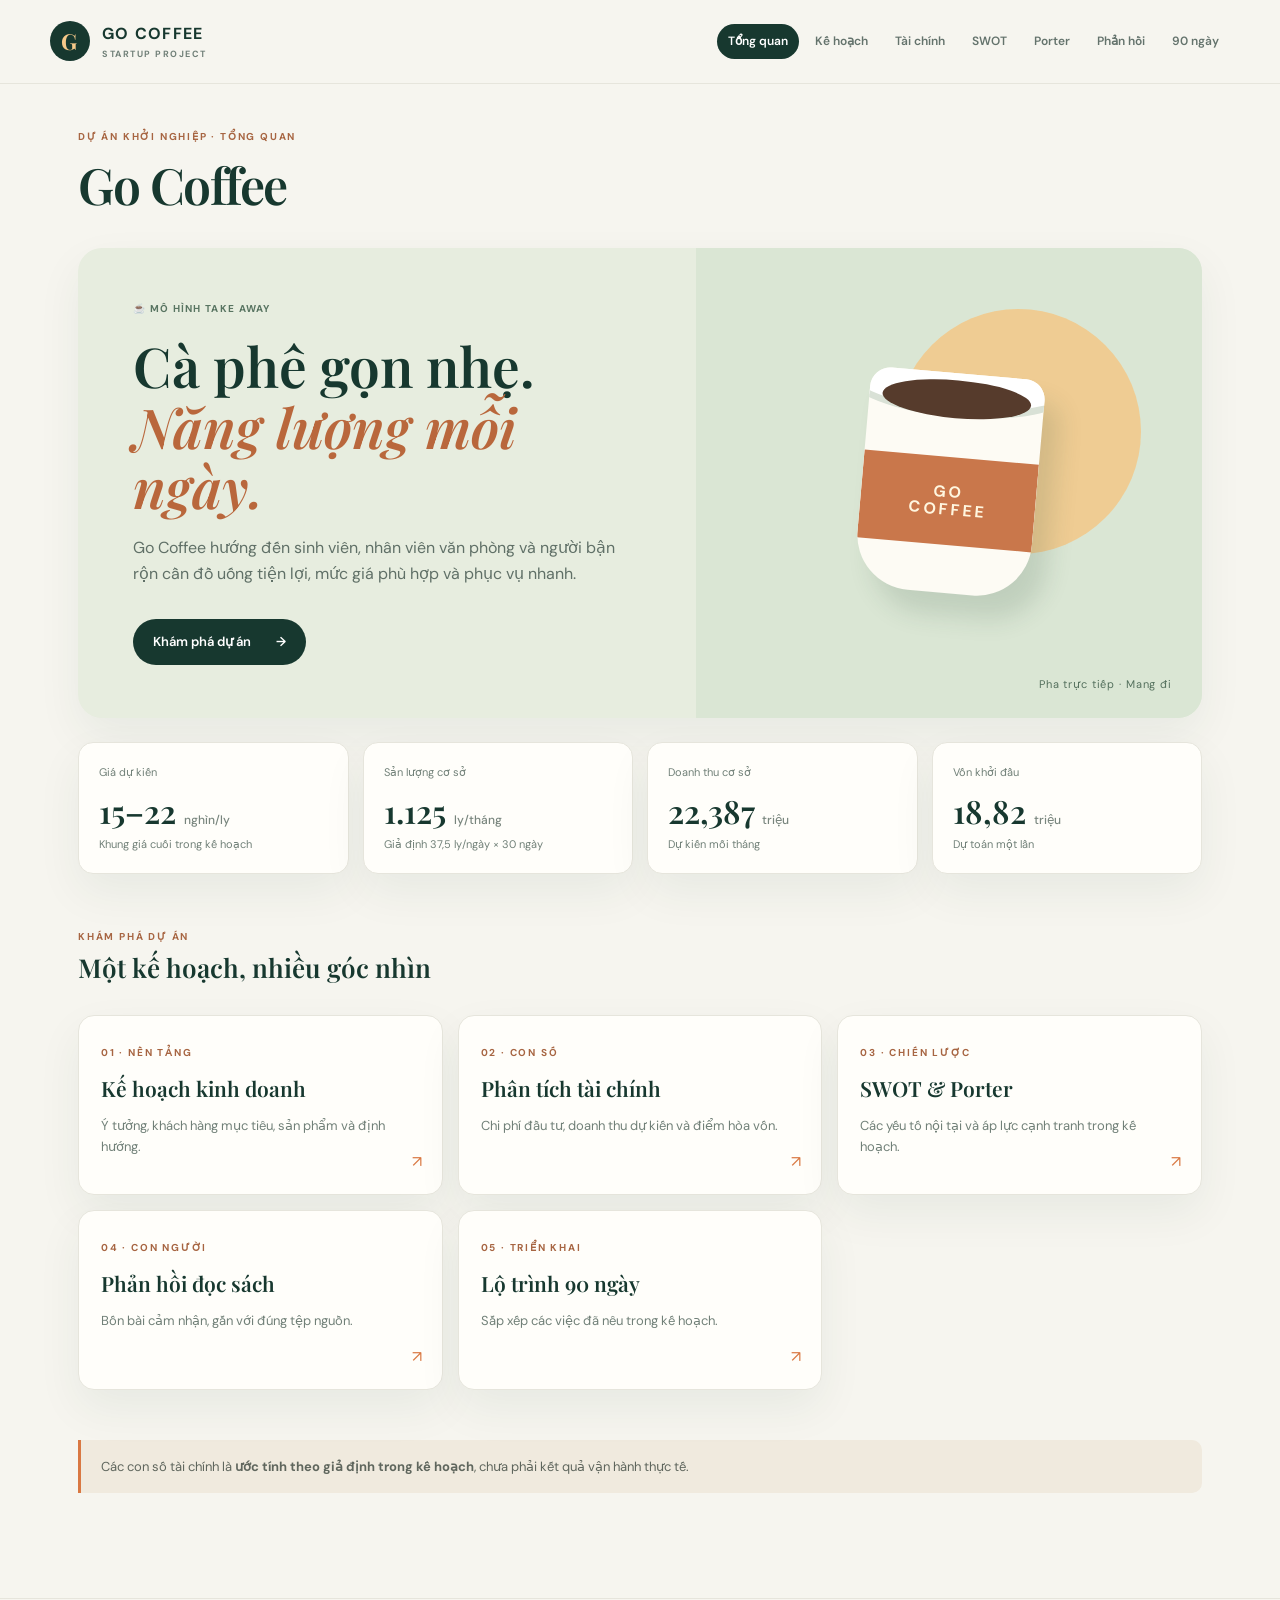
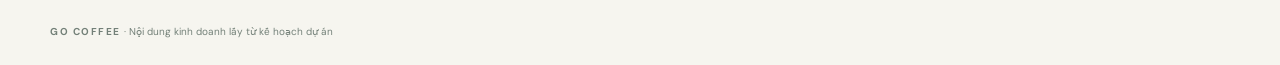
<file: index.html>
<!doctype html><html lang="vi"><head><meta charset="utf-8"><meta name="viewport" content="width=device-width,initial-scale=1"><title>Go Coffee · Go Coffee</title><link rel="stylesheet" href="style.css"></head><body><header class="topbar"><a class="brand" href="index.html"><span class="brand-mark">G</span><span>GO COFFEE<small>STARTUP PROJECT</small></span></a><nav><a class="active" href="index.html">Tổng quan</a><a class="" href="business-plan.html">Kế hoạch</a><a class="" href="financial-analysis.html">Tài chính</a><a class="" href="swot.html">SWOT</a><a class="" href="five-forces.html">Porter</a><a class="" href="reflections.html">Phản hồi</a><a class="" href="action-plan.html">90 ngày</a></nav></header><main><div class="page-head"><div class="eyebrow">DỰ ÁN KHỞI NGHIỆP · TỔNG QUAN</div><h1>Go Coffee</h1></div><section class="hero"><div class="hero-copy"><div class="pill">☕ MÔ HÌNH TAKE AWAY</div><h2>Cà phê gọn nhẹ.<br><em>Năng lượng mỗi ngày.</em></h2><p>Go Coffee hướng đến sinh viên, nhân viên văn phòng và người bận rộn cần đồ uống tiện lợi, mức giá phù hợp và phục vụ nhanh.</p><a class="button" href="business-plan.html">Khám phá dự án <span>→</span></a></div><div class="hero-art"><div class="sun"></div><div class="cup"><div class="coffee"></div><div class="sleeve">GO<br>COFFEE</div></div><div class="hero-note">Pha trực tiếp · Mang đi</div></div></section><section class="metric-grid"><div class="metric"><span>Giá dự kiến</span><strong>15–22 <small>nghìn/ly</small></strong><i>Khung giá cuối trong kế hoạch</i></div><div class="metric"><span>Sản lượng cơ sở</span><strong>1.125 <small>ly/tháng</small></strong><i>Giả định 37,5 ly/ngày × 30 ngày</i></div><div class="metric"><span>Doanh thu cơ sở</span><strong>22,387 <small>triệu</small></strong><i>Dự kiến mỗi tháng</i></div><div class="metric"><span>Vốn khởi đầu</span><strong>18,82 <small>triệu</small></strong><i>Dự toán một lần</i></div></section><section class="section"><div class="section-title"><div><div class="eyebrow">KHÁM PHÁ DỰ ÁN</div><h2>Một kế hoạch, nhiều góc nhìn</h2></div></div><div class="card-grid"><a class="link-card" href="business-plan.html"><span class="card-kicker">01 · NỀN TẢNG</span><h3>Kế hoạch kinh doanh</h3><p>Ý tưởng, khách hàng mục tiêu, sản phẩm và định hướng.</p><span class="arrow">↗</span></a><a class="link-card" href="financial-analysis.html"><span class="card-kicker">02 · CON SỐ</span><h3>Phân tích tài chính</h3><p>Chi phí đầu tư, doanh thu dự kiến và điểm hòa vốn.</p><span class="arrow">↗</span></a><a class="link-card" href="swot.html"><span class="card-kicker">03 · CHIẾN LƯỢC</span><h3>SWOT & Porter</h3><p>Các yếu tố nội tại và áp lực cạnh tranh trong kế hoạch.</p><span class="arrow">↗</span></a><a class="link-card" href="reflections.html"><span class="card-kicker">04 · CON NGƯỜI</span><h3>Phản hồi đọc sách</h3><p>Bốn bài cảm nhận, gắn với đúng tệp nguồn.</p><span class="arrow">↗</span></a><a class="link-card" href="action-plan.html"><span class="card-kicker">05 · TRIỂN KHAI</span><h3>Lộ trình 90 ngày</h3><p>Sắp xếp các việc đã nêu trong kế hoạch.</p><span class="arrow">↗</span></a></div></section><aside class="notice">Các con số tài chính là <strong>ước tính theo giả định trong kế hoạch</strong>, chưa phải kết quả vận hành thực tế.</aside></main><footer>GO COFFEE <span>· Nội dung kinh doanh lấy từ kế hoạch dự án</span></footer></body></html>
</file>
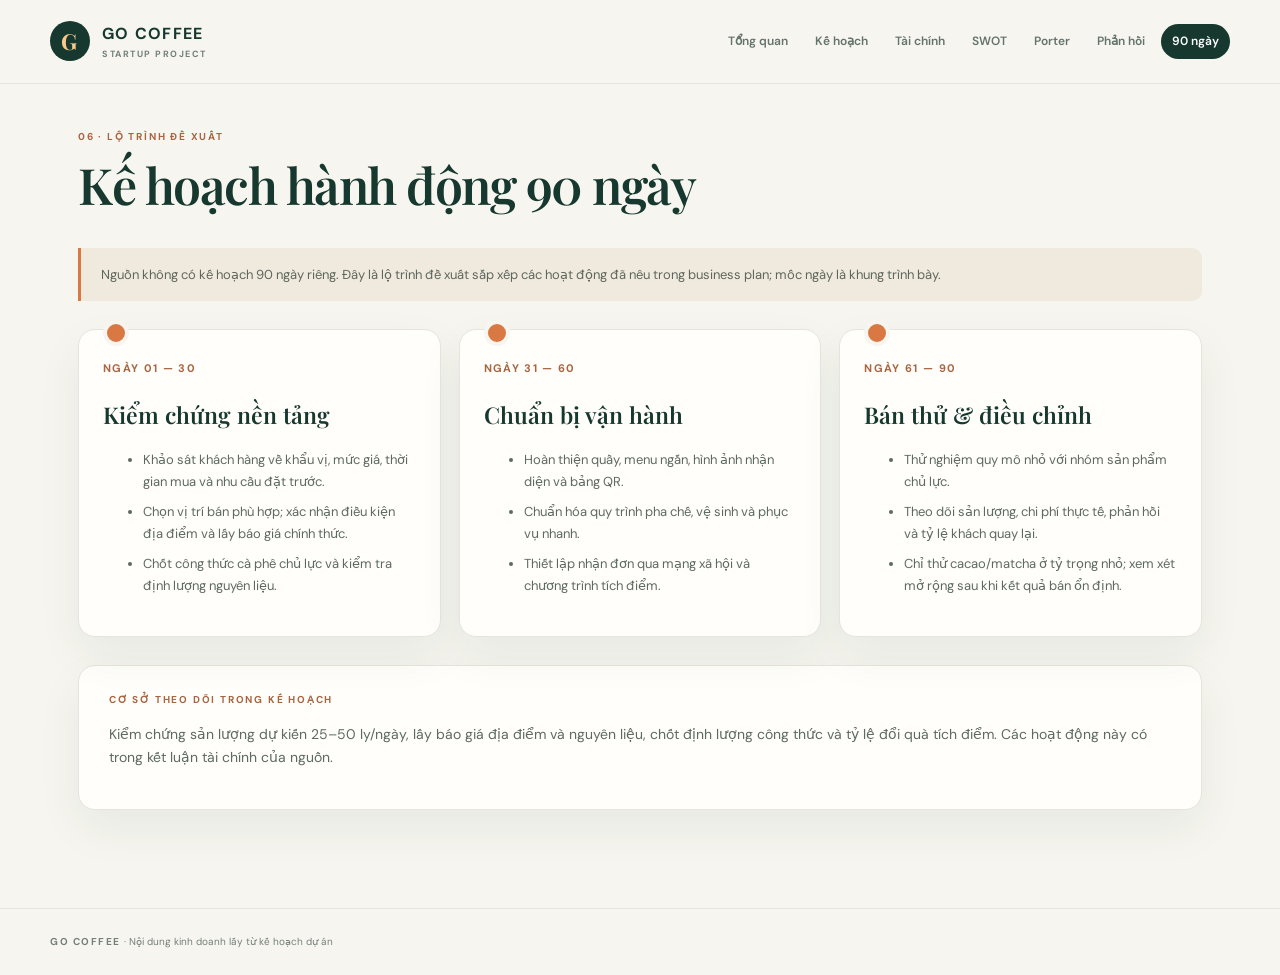
<file: action-plan.html>
<!doctype html><html lang="vi"><head><meta charset="utf-8"><meta name="viewport" content="width=device-width,initial-scale=1"><title>Kế hoạch hành động 90 ngày · Go Coffee</title><link rel="stylesheet" href="style.css"></head><body><header class="topbar"><a class="brand" href="index.html"><span class="brand-mark">G</span><span>GO COFFEE<small>STARTUP PROJECT</small></span></a><nav><a class="" href="index.html">Tổng quan</a><a class="" href="business-plan.html">Kế hoạch</a><a class="" href="financial-analysis.html">Tài chính</a><a class="" href="swot.html">SWOT</a><a class="" href="five-forces.html">Porter</a><a class="" href="reflections.html">Phản hồi</a><a class="active" href="action-plan.html">90 ngày</a></nav></header><main><div class="page-head"><div class="eyebrow">06 · LỘ TRÌNH ĐỀ XUẤT</div><h1>Kế hoạch hành động 90 ngày</h1></div><aside class="notice">Nguồn không có kế hoạch 90 ngày riêng. Đây là lộ trình đề xuất sắp xếp các hoạt động đã nêu trong business plan; mốc ngày là khung trình bày.</aside><div class="timeline"><section class="phase"><span class="days">NGÀY 01 — 30</span><h2>Kiểm chứng nền tảng</h2><ul><li>Khảo sát khách hàng về khẩu vị, mức giá, thời gian mua và nhu cầu đặt trước.</li><li>Chọn vị trí bán phù hợp; xác nhận điều kiện địa điểm và lấy báo giá chính thức.</li><li>Chốt công thức cà phê chủ lực và kiểm tra định lượng nguyên liệu.</li></ul></section><section class="phase"><span class="days">NGÀY 31 — 60</span><h2>Chuẩn bị vận hành</h2><ul><li>Hoàn thiện quầy, menu ngắn, hình ảnh nhận diện và bảng QR.</li><li>Chuẩn hóa quy trình pha chế, vệ sinh và phục vụ nhanh.</li><li>Thiết lập nhận đơn qua mạng xã hội và chương trình tích điểm.</li></ul></section><section class="phase"><span class="days">NGÀY 61 — 90</span><h2>Bán thử & điều chỉnh</h2><ul><li>Thử nghiệm quy mô nhỏ với nhóm sản phẩm chủ lực.</li><li>Theo dõi sản lượng, chi phí thực tế, phản hồi và tỷ lệ khách quay lại.</li><li>Chỉ thử cacao/matcha ở tỷ trọng nhỏ; xem xét mở rộng sau khi kết quả bán ổn định.</li></ul></section></div><section class="content-panel"><div class="eyebrow">CƠ SỞ THEO DÕI TRONG KẾ HOẠCH</div><p>Kiểm chứng sản lượng dự kiến 25–50 ly/ngày, lấy báo giá địa điểm và nguyên liệu, chốt định lượng công thức và tỷ lệ đổi quà tích điểm. Các hoạt động này có trong kết luận tài chính của nguồn.</p></section></main><footer>GO COFFEE <span>· Nội dung kinh doanh lấy từ kế hoạch dự án</span></footer></body></html>
</file>
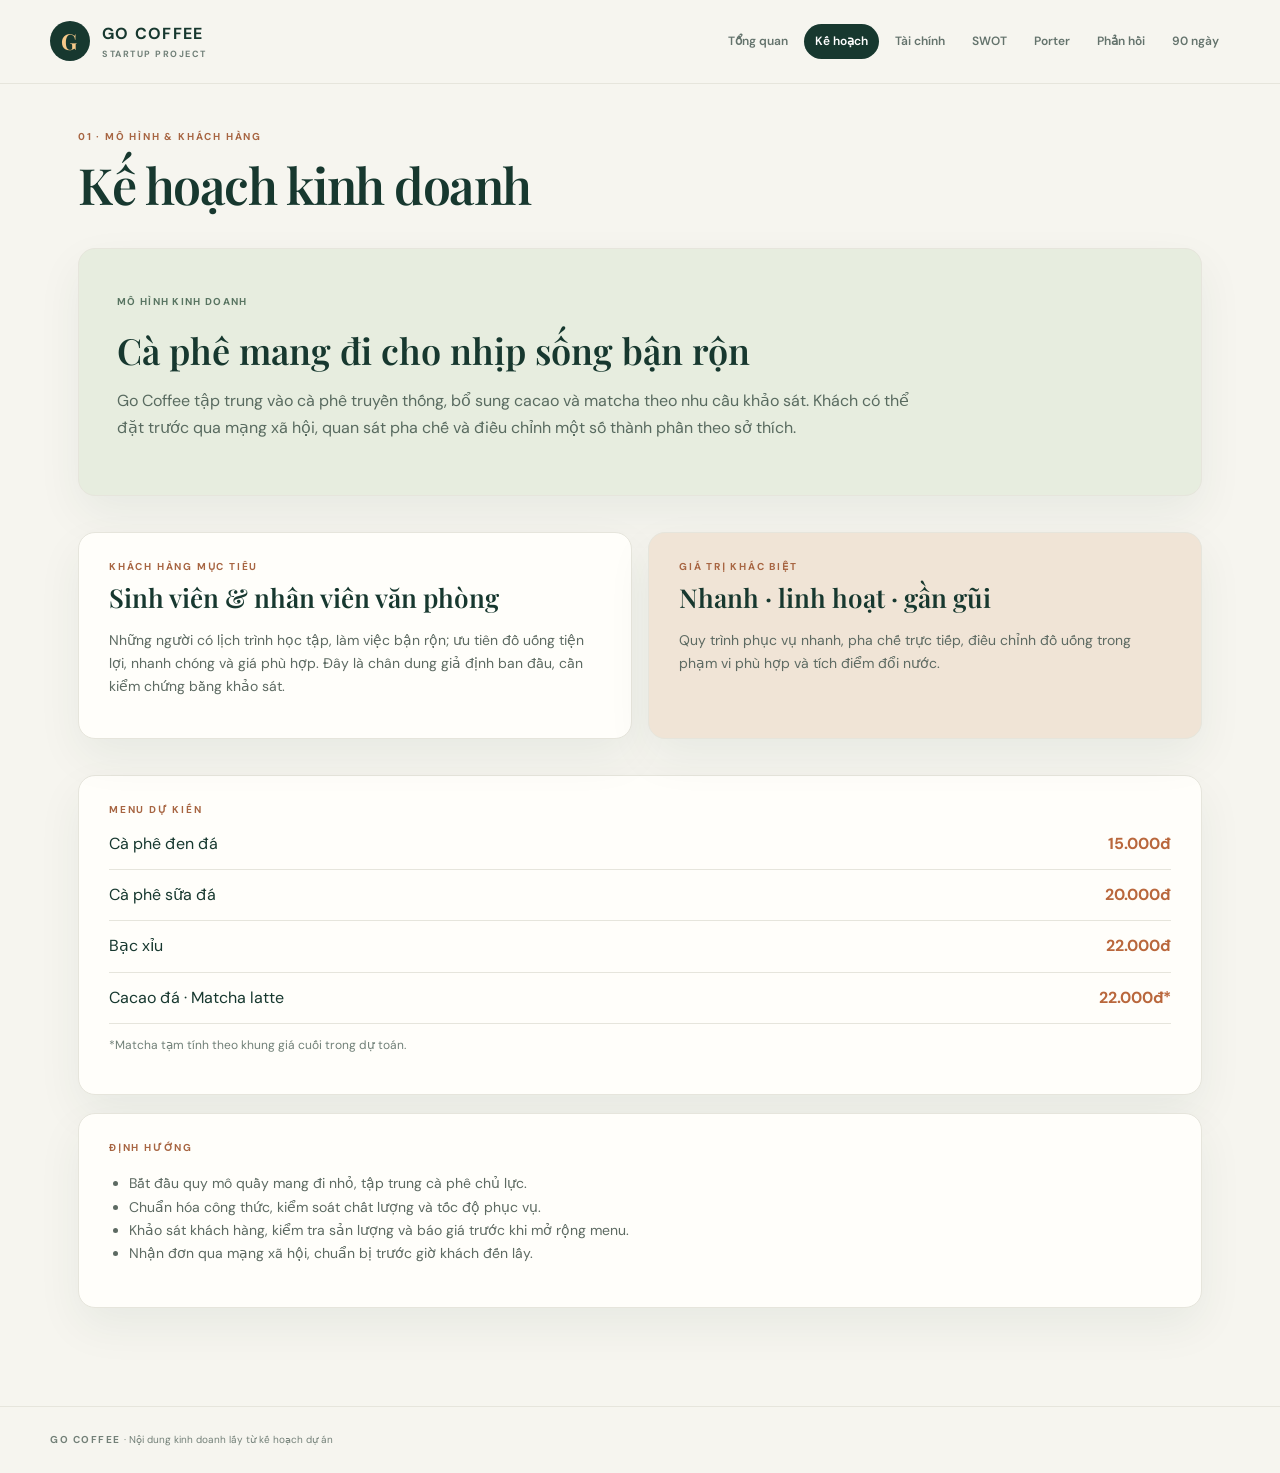
<file: business-plan.html>
<!doctype html><html lang="vi"><head><meta charset="utf-8"><meta name="viewport" content="width=device-width,initial-scale=1"><title>Kế hoạch kinh doanh · Go Coffee</title><link rel="stylesheet" href="style.css"></head><body><header class="topbar"><a class="brand" href="index.html"><span class="brand-mark">G</span><span>GO COFFEE<small>STARTUP PROJECT</small></span></a><nav><a class="" href="index.html">Tổng quan</a><a class="active" href="business-plan.html">Kế hoạch</a><a class="" href="financial-analysis.html">Tài chính</a><a class="" href="swot.html">SWOT</a><a class="" href="five-forces.html">Porter</a><a class="" href="reflections.html">Phản hồi</a><a class="" href="action-plan.html">90 ngày</a></nav></header><main><div class="page-head"><div class="eyebrow">01 · MÔ HÌNH & KHÁCH HÀNG</div><h1>Kế hoạch kinh doanh</h1></div><section class="intro-panel"><span class="pill">MÔ HÌNH KINH DOANH</span><h2>Cà phê mang đi cho nhịp sống bận rộn</h2><p>Go Coffee tập trung vào cà phê truyền thống, bổ sung cacao và matcha theo nhu cầu khảo sát. Khách có thể đặt trước qua mạng xã hội, quan sát pha chế và điều chỉnh một số thành phần theo sở thích.</p></section><div class="two-col"><section class="content-panel"><div class="eyebrow">KHÁCH HÀNG MỤC TIÊU</div><h2>Sinh viên & nhân viên văn phòng</h2><p>Những người có lịch trình học tập, làm việc bận rộn; ưu tiên đồ uống tiện lợi, nhanh chóng và giá phù hợp. Đây là chân dung giả định ban đầu, cần kiểm chứng bằng khảo sát.</p></section><section class="content-panel accent-panel"><div class="eyebrow">GIÁ TRỊ KHÁC BIỆT</div><h2>Nhanh · linh hoạt · gần gũi</h2><p>Quy trình phục vụ nhanh, pha chế trực tiếp, điều chỉnh đồ uống trong phạm vi phù hợp và tích điểm đổi nước.</p></section></div><section class="content-panel"><div class="eyebrow">MENU DỰ KIẾN</div><div class="menu-row"><span>Cà phê đen đá</span><b>15.000đ</b></div><div class="menu-row"><span>Cà phê sữa đá</span><b>20.000đ</b></div><div class="menu-row"><span>Bạc xỉu</span><b>22.000đ</b></div><div class="menu-row"><span>Cacao đá · Matcha latte</span><b>22.000đ*</b></div><p class="muted">*Matcha tạm tính theo khung giá cuối trong dự toán.</p></section><section class="content-panel"><div class="eyebrow">ĐỊNH HƯỚNG</div><ul><li>Bắt đầu quy mô quầy mang đi nhỏ, tập trung cà phê chủ lực.</li><li>Chuẩn hóa công thức, kiểm soát chất lượng và tốc độ phục vụ.</li><li>Khảo sát khách hàng, kiểm tra sản lượng và báo giá trước khi mở rộng menu.</li><li>Nhận đơn qua mạng xã hội, chuẩn bị trước giờ khách đến lấy.</li></ul></section></main><footer>GO COFFEE <span>· Nội dung kinh doanh lấy từ kế hoạch dự án</span></footer></body></html>
</file>
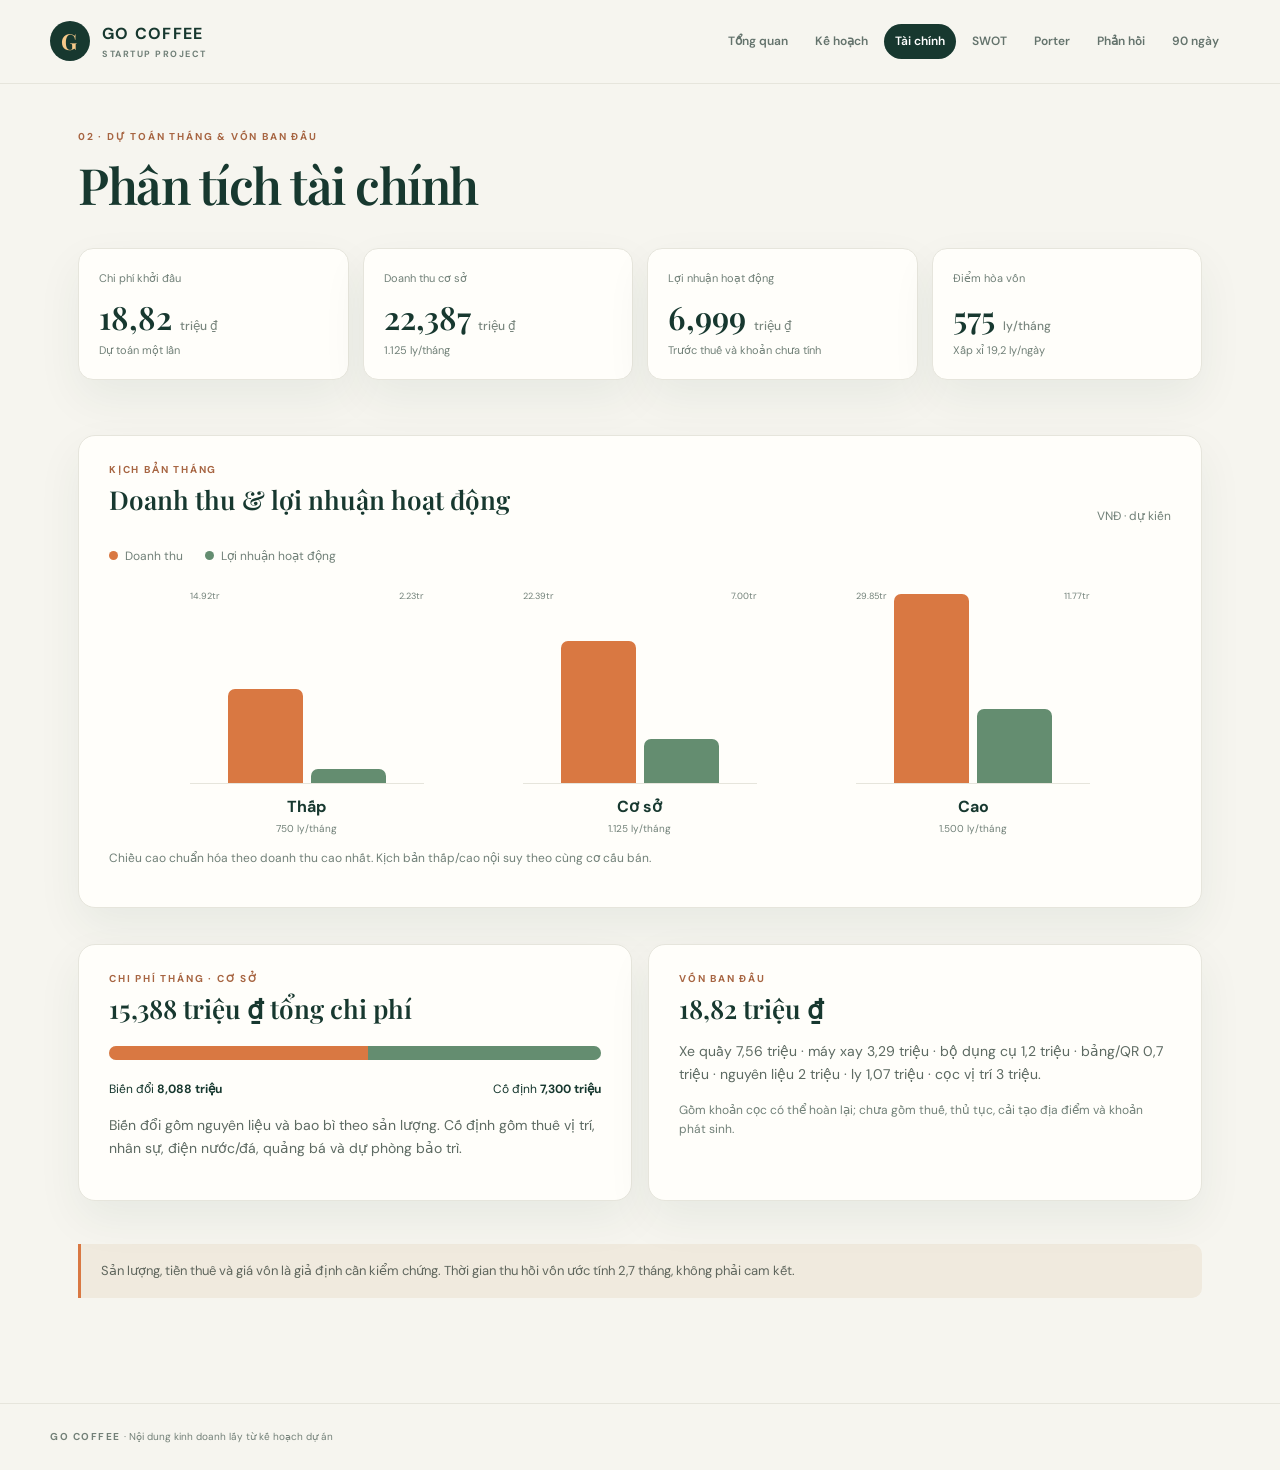
<file: financial-analysis.html>
<!doctype html><html lang="vi"><head><meta charset="utf-8"><meta name="viewport" content="width=device-width,initial-scale=1"><title>Phân tích tài chính · Go Coffee</title><link rel="stylesheet" href="style.css"></head><body><header class="topbar"><a class="brand" href="index.html"><span class="brand-mark">G</span><span>GO COFFEE<small>STARTUP PROJECT</small></span></a><nav><a class="" href="index.html">Tổng quan</a><a class="" href="business-plan.html">Kế hoạch</a><a class="active" href="financial-analysis.html">Tài chính</a><a class="" href="swot.html">SWOT</a><a class="" href="five-forces.html">Porter</a><a class="" href="reflections.html">Phản hồi</a><a class="" href="action-plan.html">90 ngày</a></nav></header><main><div class="page-head"><div class="eyebrow">02 · DỰ TOÁN THÁNG & VỐN BAN ĐẦU</div><h1>Phân tích tài chính</h1></div><section class="metric-grid"><div class="metric"><span>Chi phí khởi đầu</span><strong>18,82 <small>triệu ₫</small></strong><i>Dự toán một lần</i></div><div class="metric"><span>Doanh thu cơ sở</span><strong>22,387 <small>triệu ₫</small></strong><i>1.125 ly/tháng</i></div><div class="metric"><span>Lợi nhuận hoạt động</span><strong>6,999 <small>triệu ₫</small></strong><i>Trước thuế và khoản chưa tính</i></div><div class="metric"><span>Điểm hòa vốn</span><strong>575 <small>ly/tháng</small></strong><i>Xấp xỉ 19,2 ly/ngày</i></div></section><section class="content-panel"><div class="section-title"><div><div class="eyebrow">KỊCH BẢN THÁNG</div><h2>Doanh thu & lợi nhuận hoạt động</h2></div><span class="muted">VNĐ · dự kiến</span></div><div class="chart-legend"><span><i class="dot revenue"></i>Doanh thu</span><span><i class="dot profit"></i>Lợi nhuận hoạt động</span></div><div class="bars"><div class="bar-group"><div class="bar-values"><span>14.92tr</span><span>2.23tr</span></div><div class="bar-track"><div class="bar revenue" style="height:50.0%"></div><div class="bar profit" style="height:7.5%"></div></div><b>Thấp</b><small>750 ly/tháng</small></div><div class="bar-group"><div class="bar-values"><span>22.39tr</span><span>7.00tr</span></div><div class="bar-track"><div class="bar revenue" style="height:75.0%"></div><div class="bar profit" style="height:23.4%"></div></div><b>Cơ sở</b><small>1.125 ly/tháng</small></div><div class="bar-group"><div class="bar-values"><span>29.85tr</span><span>11.77tr</span></div><div class="bar-track"><div class="bar revenue" style="height:100.0%"></div><div class="bar profit" style="height:39.4%"></div></div><b>Cao</b><small>1.500 ly/tháng</small></div></div><p class="muted">Chiều cao chuẩn hóa theo doanh thu cao nhất. Kịch bản thấp/cao nội suy theo cùng cơ cấu bán.</p></section><div class="two-col"><section class="content-panel"><div class="eyebrow">CHI PHÍ THÁNG · CƠ SỞ</div><h2>15,388 triệu ₫ tổng chi phí</h2><div class="stack"><span style="width:52.6%"></span><span style="width:47.4%"></span></div><div class="split-label"><span>Biến đổi <b>8,088 triệu</b></span><span>Cố định <b>7,300 triệu</b></span></div><p>Biến đổi gồm nguyên liệu và bao bì theo sản lượng. Cố định gồm thuê vị trí, nhân sự, điện nước/đá, quảng bá và dự phòng bảo trì.</p></section><section class="content-panel"><div class="eyebrow">VỐN BAN ĐẦU</div><h2>18,82 triệu ₫</h2><p>Xe quầy 7,56 triệu · máy xay 3,29 triệu · bộ dụng cụ 1,2 triệu · bảng/QR 0,7 triệu · nguyên liệu 2 triệu · ly 1,07 triệu · cọc vị trí 3 triệu.</p><p class="muted">Gồm khoản cọc có thể hoàn lại; chưa gồm thuế, thủ tục, cải tạo địa điểm và khoản phát sinh.</p></section></div><aside class="notice">Sản lượng, tiền thuê và giá vốn là giả định cần kiểm chứng. Thời gian thu hồi vốn ước tính 2,7 tháng, không phải cam kết.</aside></main><footer>GO COFFEE <span>· Nội dung kinh doanh lấy từ kế hoạch dự án</span></footer></body></html>
</file>
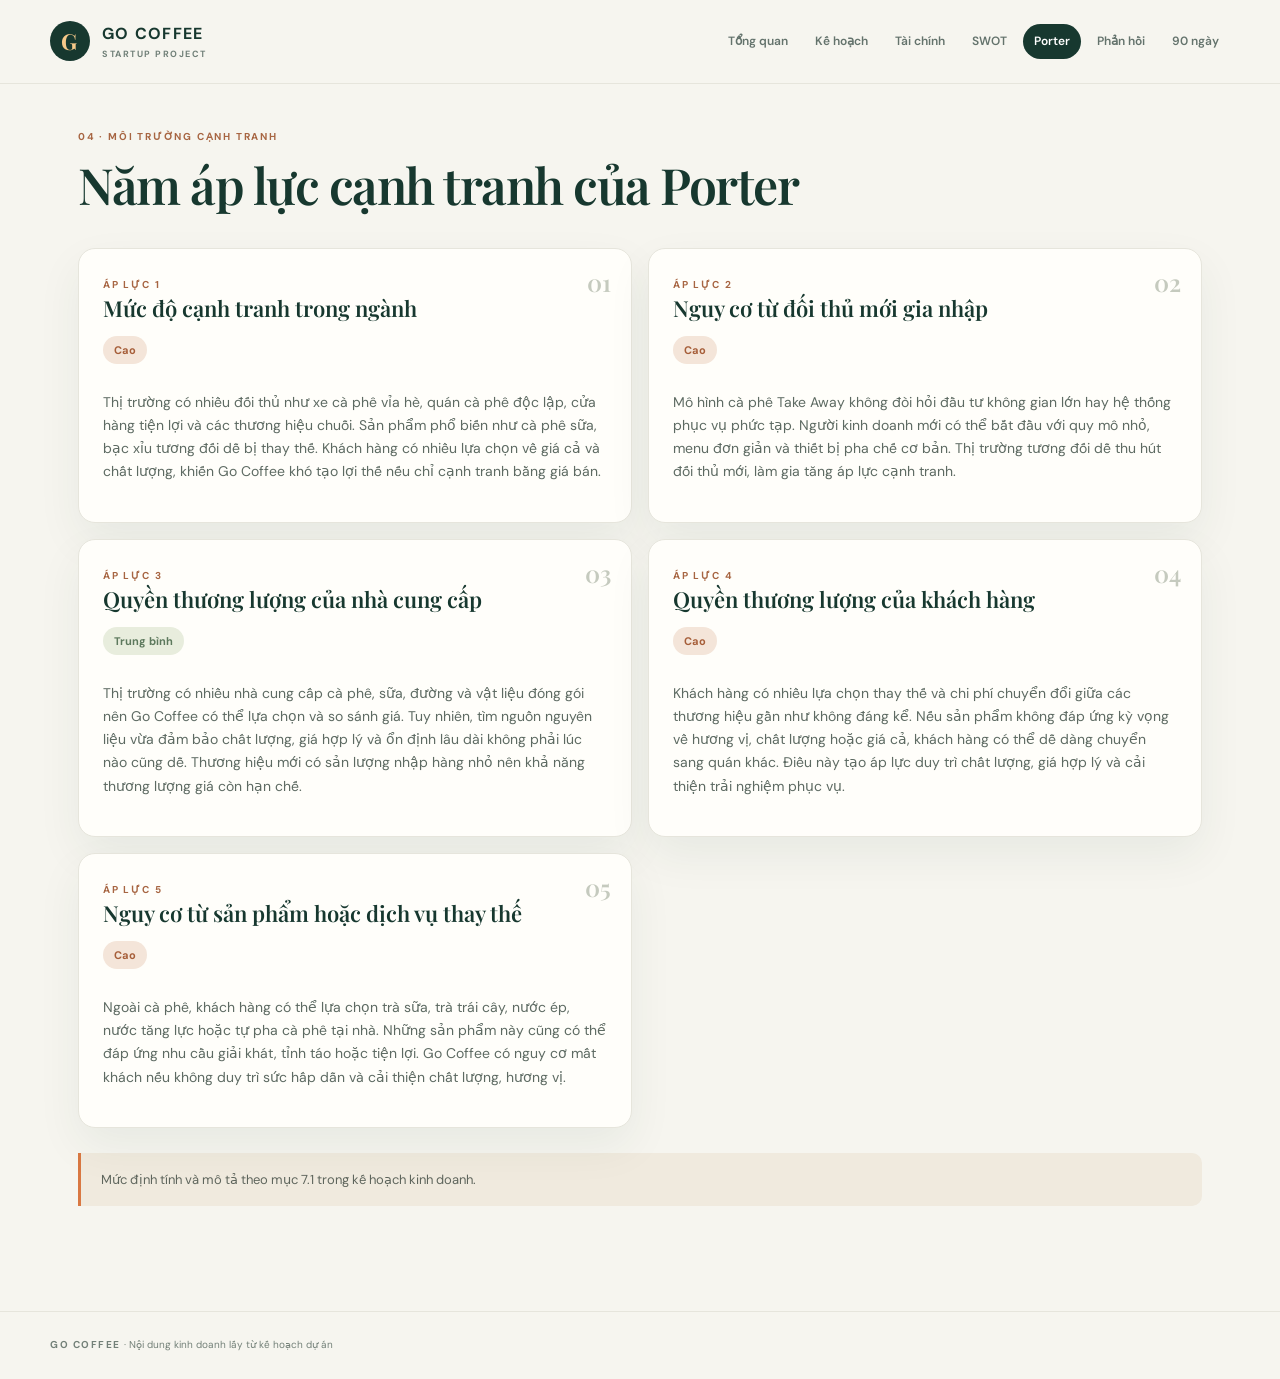
<file: five-forces.html>
<!doctype html><html lang="vi"><head><meta charset="utf-8"><meta name="viewport" content="width=device-width,initial-scale=1"><title>Năm áp lực cạnh tranh của Porter · Go Coffee</title><link rel="stylesheet" href="style.css"></head><body><header class="topbar"><a class="brand" href="index.html"><span class="brand-mark">G</span><span>GO COFFEE<small>STARTUP PROJECT</small></span></a><nav><a class="" href="index.html">Tổng quan</a><a class="" href="business-plan.html">Kế hoạch</a><a class="" href="financial-analysis.html">Tài chính</a><a class="" href="swot.html">SWOT</a><a class="active" href="five-forces.html">Porter</a><a class="" href="reflections.html">Phản hồi</a><a class="" href="action-plan.html">90 ngày</a></nav></header><main><div class="page-head"><div class="eyebrow">04 · MÔI TRƯỜNG CẠNH TRANH</div><h1>Năm áp lực cạnh tranh của Porter</h1></div><div class="forces-grid"><section class="force-card"><span class="force-no">01</span><div class="eyebrow">ÁP LỰC 1</div><h2>Mức độ cạnh tranh trong ngành</h2><span class="force-level ">Cao</span><p>Thị trường có nhiều đối thủ như xe cà phê vỉa hè, quán cà phê độc lập, cửa hàng tiện lợi và các thương hiệu chuỗi. Sản phẩm phổ biến như cà phê sữa, bạc xỉu tương đối dễ bị thay thế. Khách hàng có nhiều lựa chọn về giá cả và chất lượng, khiến Go Coffee khó tạo lợi thế nếu chỉ cạnh tranh bằng giá bán.</p></section><section class="force-card"><span class="force-no">02</span><div class="eyebrow">ÁP LỰC 2</div><h2>Nguy cơ từ đối thủ mới gia nhập</h2><span class="force-level ">Cao</span><p>Mô hình cà phê Take Away không đòi hỏi đầu tư không gian lớn hay hệ thống phục vụ phức tạp. Người kinh doanh mới có thể bắt đầu với quy mô nhỏ, menu đơn giản và thiết bị pha chế cơ bản. Thị trường tương đối dễ thu hút đối thủ mới, làm gia tăng áp lực cạnh tranh.</p></section><section class="force-card"><span class="force-no">03</span><div class="eyebrow">ÁP LỰC 3</div><h2>Quyền thương lượng của nhà cung cấp</h2><span class="force-level medium">Trung bình</span><p>Thị trường có nhiều nhà cung cấp cà phê, sữa, đường và vật liệu đóng gói nên Go Coffee có thể lựa chọn và so sánh giá. Tuy nhiên, tìm nguồn nguyên liệu vừa đảm bảo chất lượng, giá hợp lý và ổn định lâu dài không phải lúc nào cũng dễ. Thương hiệu mới có sản lượng nhập hàng nhỏ nên khả năng thương lượng giá còn hạn chế.</p></section><section class="force-card"><span class="force-no">04</span><div class="eyebrow">ÁP LỰC 4</div><h2>Quyền thương lượng của khách hàng</h2><span class="force-level ">Cao</span><p>Khách hàng có nhiều lựa chọn thay thế và chi phí chuyển đổi giữa các thương hiệu gần như không đáng kể. Nếu sản phẩm không đáp ứng kỳ vọng về hương vị, chất lượng hoặc giá cả, khách hàng có thể dễ dàng chuyển sang quán khác. Điều này tạo áp lực duy trì chất lượng, giá hợp lý và cải thiện trải nghiệm phục vụ.</p></section><section class="force-card"><span class="force-no">05</span><div class="eyebrow">ÁP LỰC 5</div><h2>Nguy cơ từ sản phẩm hoặc dịch vụ thay thế</h2><span class="force-level ">Cao</span><p>Ngoài cà phê, khách hàng có thể lựa chọn trà sữa, trà trái cây, nước ép, nước tăng lực hoặc tự pha cà phê tại nhà. Những sản phẩm này cũng có thể đáp ứng nhu cầu giải khát, tỉnh táo hoặc tiện lợi. Go Coffee có nguy cơ mất khách nếu không duy trì sức hấp dẫn và cải thiện chất lượng, hương vị.</p></section></div><aside class="notice">Mức định tính và mô tả theo mục 7.1 trong kế hoạch kinh doanh.</aside></main><footer>GO COFFEE <span>· Nội dung kinh doanh lấy từ kế hoạch dự án</span></footer></body></html>
</file>
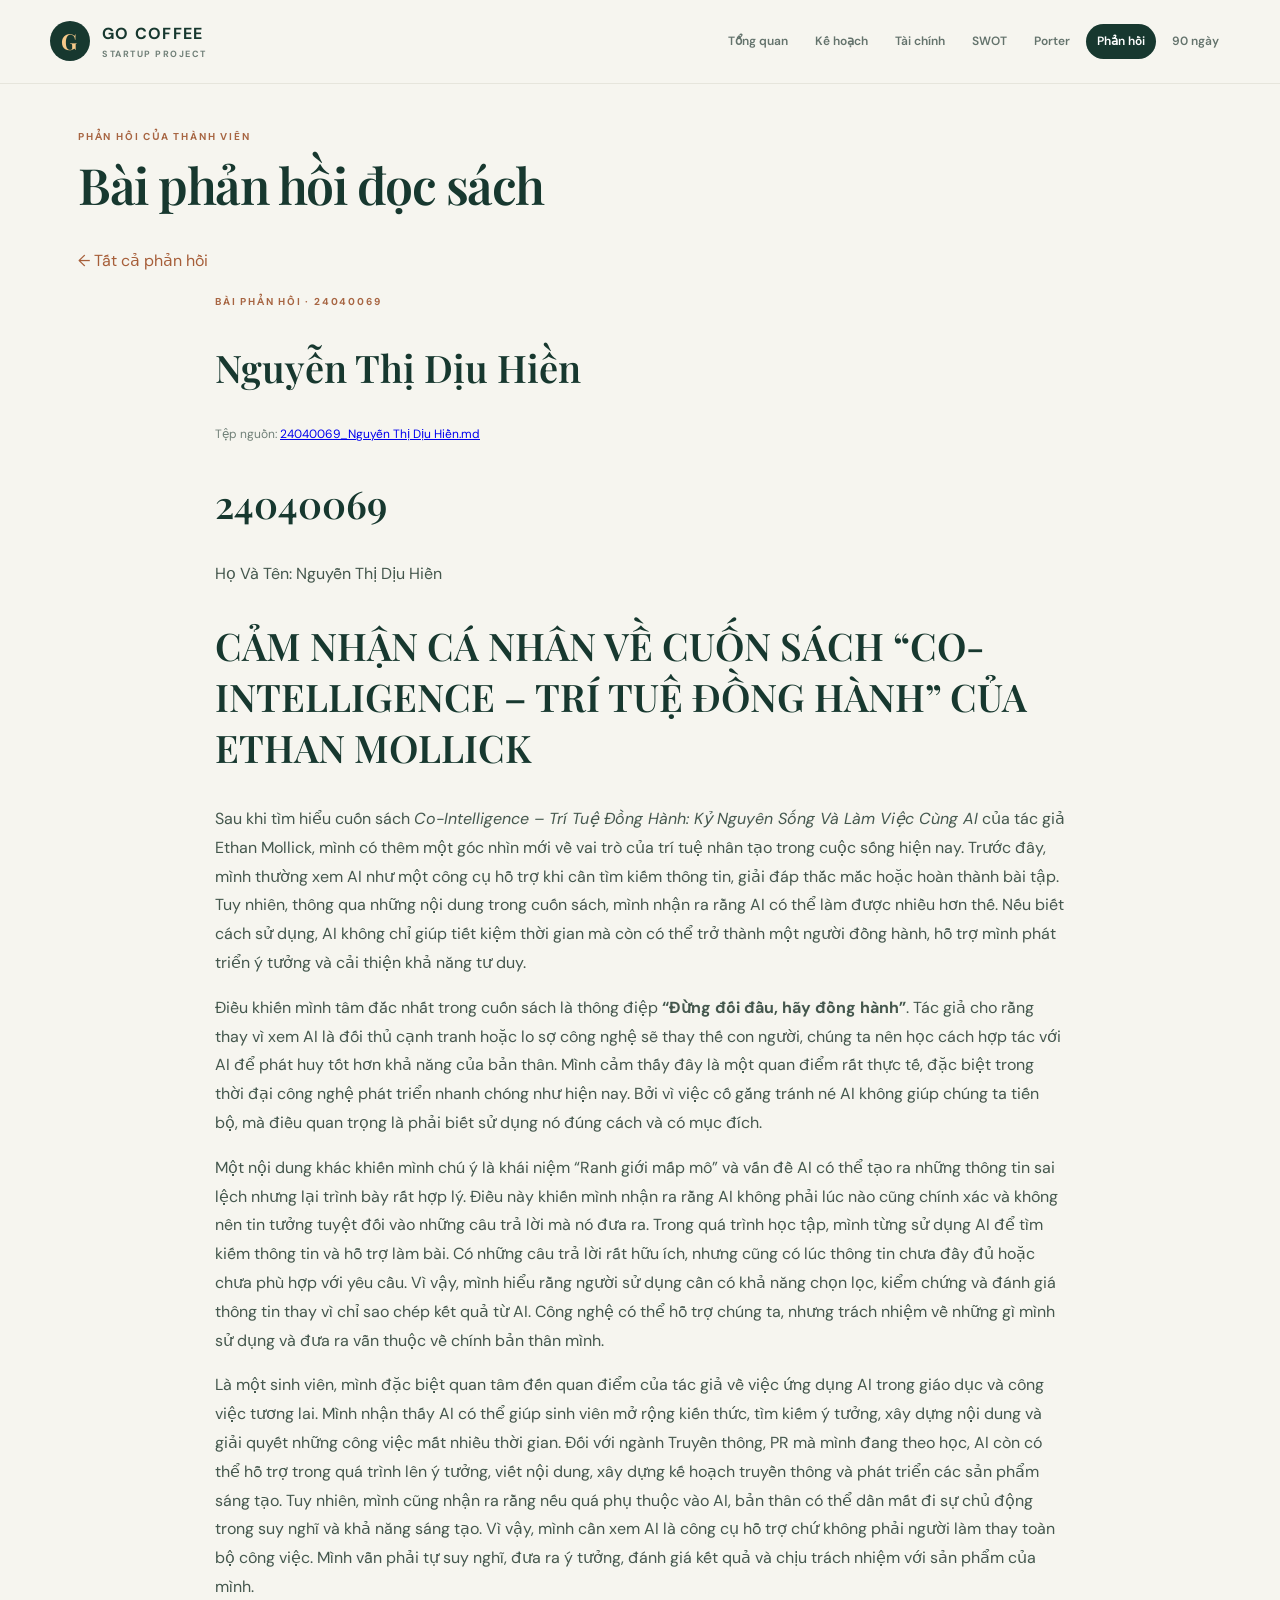
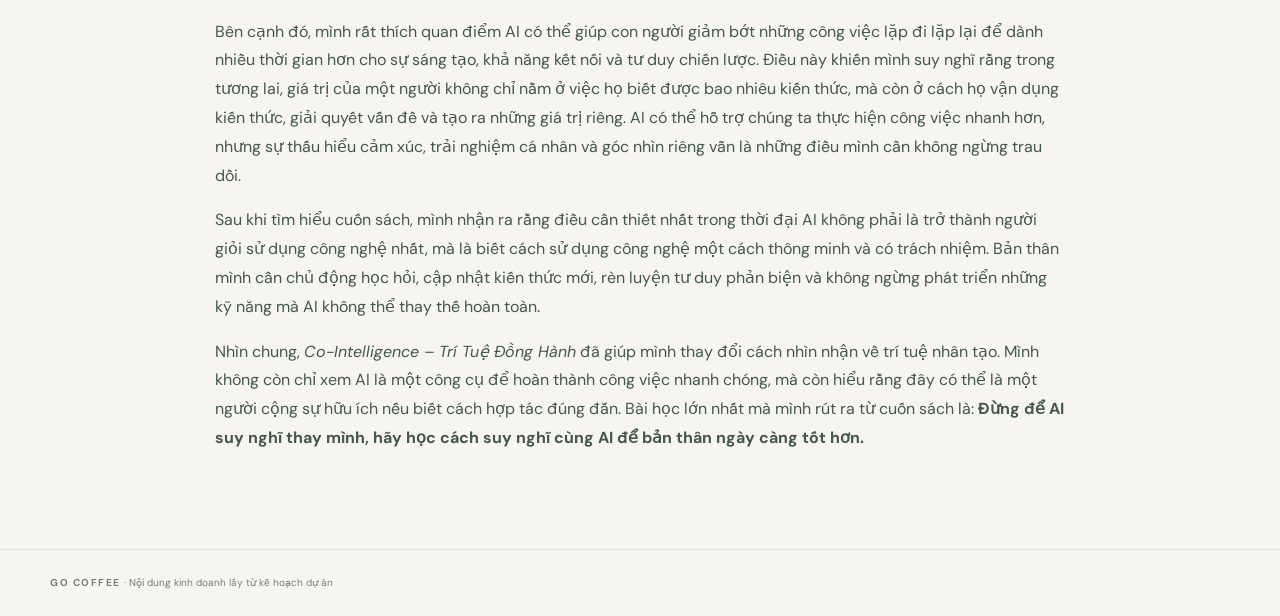
<file: reflection-24040069.html>
<!doctype html><html lang="vi"><head><meta charset="utf-8"><meta name="viewport" content="width=device-width,initial-scale=1"><title>Bài phản hồi đọc sách · Go Coffee</title><link rel="stylesheet" href="style.css"></head><body><header class="topbar"><a class="brand" href="index.html"><span class="brand-mark">G</span><span>GO COFFEE<small>STARTUP PROJECT</small></span></a><nav><a class="" href="index.html">Tổng quan</a><a class="" href="business-plan.html">Kế hoạch</a><a class="" href="financial-analysis.html">Tài chính</a><a class="" href="swot.html">SWOT</a><a class="" href="five-forces.html">Porter</a><a class="active" href="reflections.html">Phản hồi</a><a class="" href="action-plan.html">90 ngày</a></nav></header><main><div class="page-head"><div class="eyebrow">PHẢN HỒI CỦA THÀNH VIÊN</div><h1>Bài phản hồi đọc sách</h1></div><a class="back" href="reflections.html">← Tất cả phản hồi</a><article class="article"><div class="eyebrow">BÀI PHẢN HỒI · 24040069</div><h1>Nguyễn Thị Dịu Hiền</h1><p class="muted">Tệp nguồn: <a href="reflections/Th%C3%A0nh%20Vi%C3%AAn/24040069_Nguy%E1%BB%85n%20Th%E1%BB%8B%20D%E1%BB%8Bu%20Hi%E1%BB%81n.md">24040069_Nguyễn Thị Dịu Hiền.md</a></p><h1>24040069</h1><p>Họ Và Tên: Nguyễn Thị Dịu Hiền</p><h1>CẢM NHẬN CÁ NHÂN VỀ CUỐN SÁCH “CO-INTELLIGENCE – TRÍ TUỆ ĐỒNG HÀNH” CỦA ETHAN MOLLICK</h1><p>Sau khi tìm hiểu cuốn sách <em>Co-Intelligence – Trí Tuệ Đồng Hành: Kỷ Nguyên Sống Và Làm Việc Cùng AI</em> của tác giả Ethan Mollick, mình có thêm một góc nhìn mới về vai trò của trí tuệ nhân tạo trong cuộc sống hiện nay. Trước đây, mình thường xem AI như một công cụ hỗ trợ khi cần tìm kiếm thông tin, giải đáp thắc mắc hoặc hoàn thành bài tập. Tuy nhiên, thông qua những nội dung trong cuốn sách, mình nhận ra rằng AI có thể làm được nhiều hơn thế. Nếu biết cách sử dụng, AI không chỉ giúp tiết kiệm thời gian mà còn có thể trở thành một người đồng hành, hỗ trợ mình phát triển ý tưởng và cải thiện khả năng tư duy.</p><p>Điều khiến mình tâm đắc nhất trong cuốn sách là thông điệp <strong>“Đừng đối đầu, hãy đồng hành”</strong>. Tác giả cho rằng thay vì xem AI là đối thủ cạnh tranh hoặc lo sợ công nghệ sẽ thay thế con người, chúng ta nên học cách hợp tác với AI để phát huy tốt hơn khả năng của bản thân. Mình cảm thấy đây là một quan điểm rất thực tế, đặc biệt trong thời đại công nghệ phát triển nhanh chóng như hiện nay. Bởi vì việc cố gắng tránh né AI không giúp chúng ta tiến bộ, mà điều quan trọng là phải biết sử dụng nó đúng cách và có mục đích.</p><p>Một nội dung khác khiến mình chú ý là khái niệm “Ranh giới mấp mô” và vấn đề AI có thể tạo ra những thông tin sai lệch nhưng lại trình bày rất hợp lý. Điều này khiến mình nhận ra rằng AI không phải lúc nào cũng chính xác và không nên tin tưởng tuyệt đối vào những câu trả lời mà nó đưa ra. Trong quá trình học tập, mình từng sử dụng AI để tìm kiếm thông tin và hỗ trợ làm bài. Có những câu trả lời rất hữu ích, nhưng cũng có lúc thông tin chưa đầy đủ hoặc chưa phù hợp với yêu cầu. Vì vậy, mình hiểu rằng người sử dụng cần có khả năng chọn lọc, kiểm chứng và đánh giá thông tin thay vì chỉ sao chép kết quả từ AI. Công nghệ có thể hỗ trợ chúng ta, nhưng trách nhiệm về những gì mình sử dụng và đưa ra vẫn thuộc về chính bản thân mình.</p><p>Là một sinh viên, mình đặc biệt quan tâm đến quan điểm của tác giả về việc ứng dụng AI trong giáo dục và công việc tương lai. Mình nhận thấy AI có thể giúp sinh viên mở rộng kiến thức, tìm kiếm ý tưởng, xây dựng nội dung và giải quyết những công việc mất nhiều thời gian. Đối với ngành Truyền thông, PR mà mình đang theo học, AI còn có thể hỗ trợ trong quá trình lên ý tưởng, viết nội dung, xây dựng kế hoạch truyền thông và phát triển các sản phẩm sáng tạo. Tuy nhiên, mình cũng nhận ra rằng nếu quá phụ thuộc vào AI, bản thân có thể dần mất đi sự chủ động trong suy nghĩ và khả năng sáng tạo. Vì vậy, mình cần xem AI là công cụ hỗ trợ chứ không phải người làm thay toàn bộ công việc. Mình vẫn phải tự suy nghĩ, đưa ra ý tưởng, đánh giá kết quả và chịu trách nhiệm với sản phẩm của mình.</p><p>Bên cạnh đó, mình rất thích quan điểm AI có thể giúp con người giảm bớt những công việc lặp đi lặp lại để dành nhiều thời gian hơn cho sự sáng tạo, khả năng kết nối và tư duy chiến lược. Điều này khiến mình suy nghĩ rằng trong tương lai, giá trị của một người không chỉ nằm ở việc họ biết được bao nhiêu kiến thức, mà còn ở cách họ vận dụng kiến thức, giải quyết vấn đề và tạo ra những giá trị riêng. AI có thể hỗ trợ chúng ta thực hiện công việc nhanh hơn, nhưng sự thấu hiểu cảm xúc, trải nghiệm cá nhân và góc nhìn riêng vẫn là những điều mình cần không ngừng trau dồi.</p><p>Sau khi tìm hiểu cuốn sách, mình nhận ra rằng điều cần thiết nhất trong thời đại AI không phải là trở thành người giỏi sử dụng công nghệ nhất, mà là biết cách sử dụng công nghệ một cách thông minh và có trách nhiệm. Bản thân mình cần chủ động học hỏi, cập nhật kiến thức mới, rèn luyện tư duy phản biện và không ngừng phát triển những kỹ năng mà AI không thể thay thế hoàn toàn.</p><p>Nhìn chung, <em>Co-Intelligence – Trí Tuệ Đồng Hành</em> đã giúp mình thay đổi cách nhìn nhận về trí tuệ nhân tạo. Mình không còn chỉ xem AI là một công cụ để hoàn thành công việc nhanh chóng, mà còn hiểu rằng đây có thể là một người cộng sự hữu ích nếu biết cách hợp tác đúng đắn. Bài học lớn nhất mà mình rút ra từ cuốn sách là: <strong>Đừng để AI suy nghĩ thay mình, hãy học cách suy nghĩ cùng AI để bản thân ngày càng tốt hơn.</strong></p></article></main><footer>GO COFFEE <span>· Nội dung kinh doanh lấy từ kế hoạch dự án</span></footer></body></html>
</file>
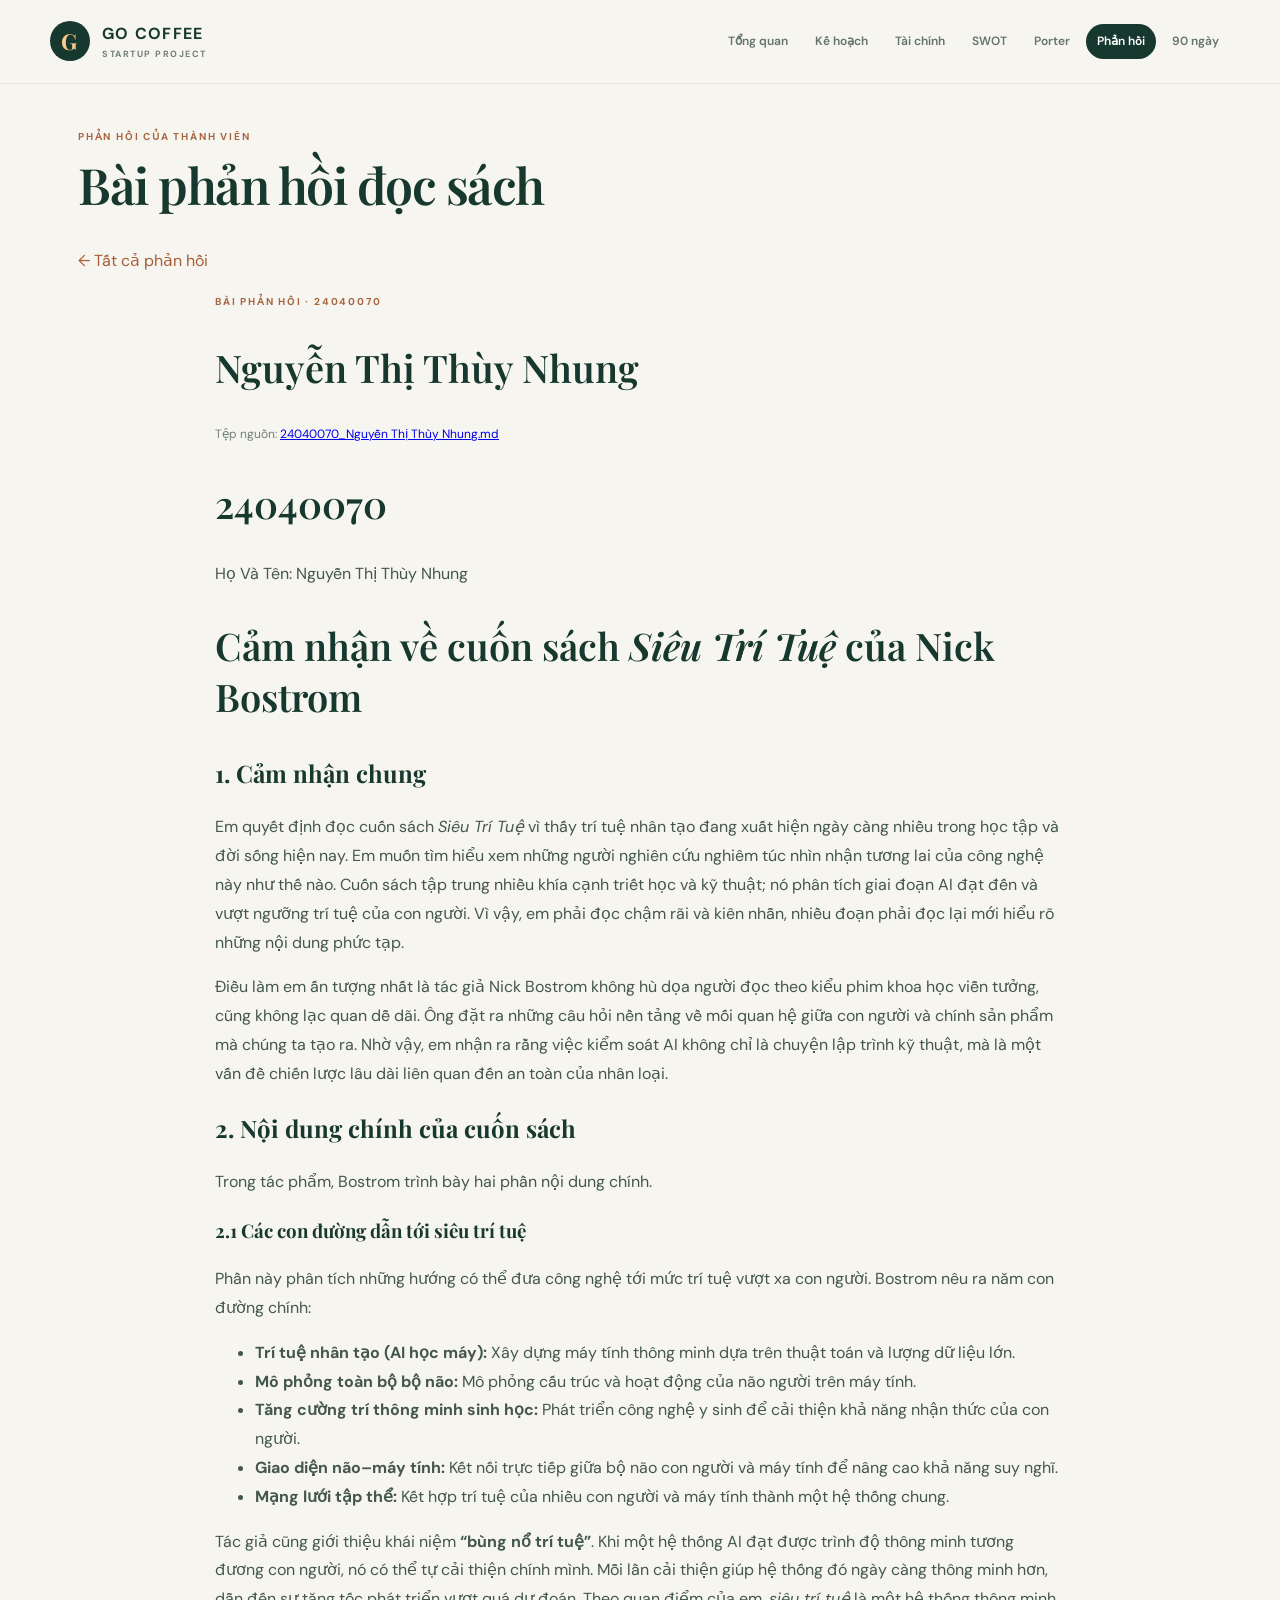
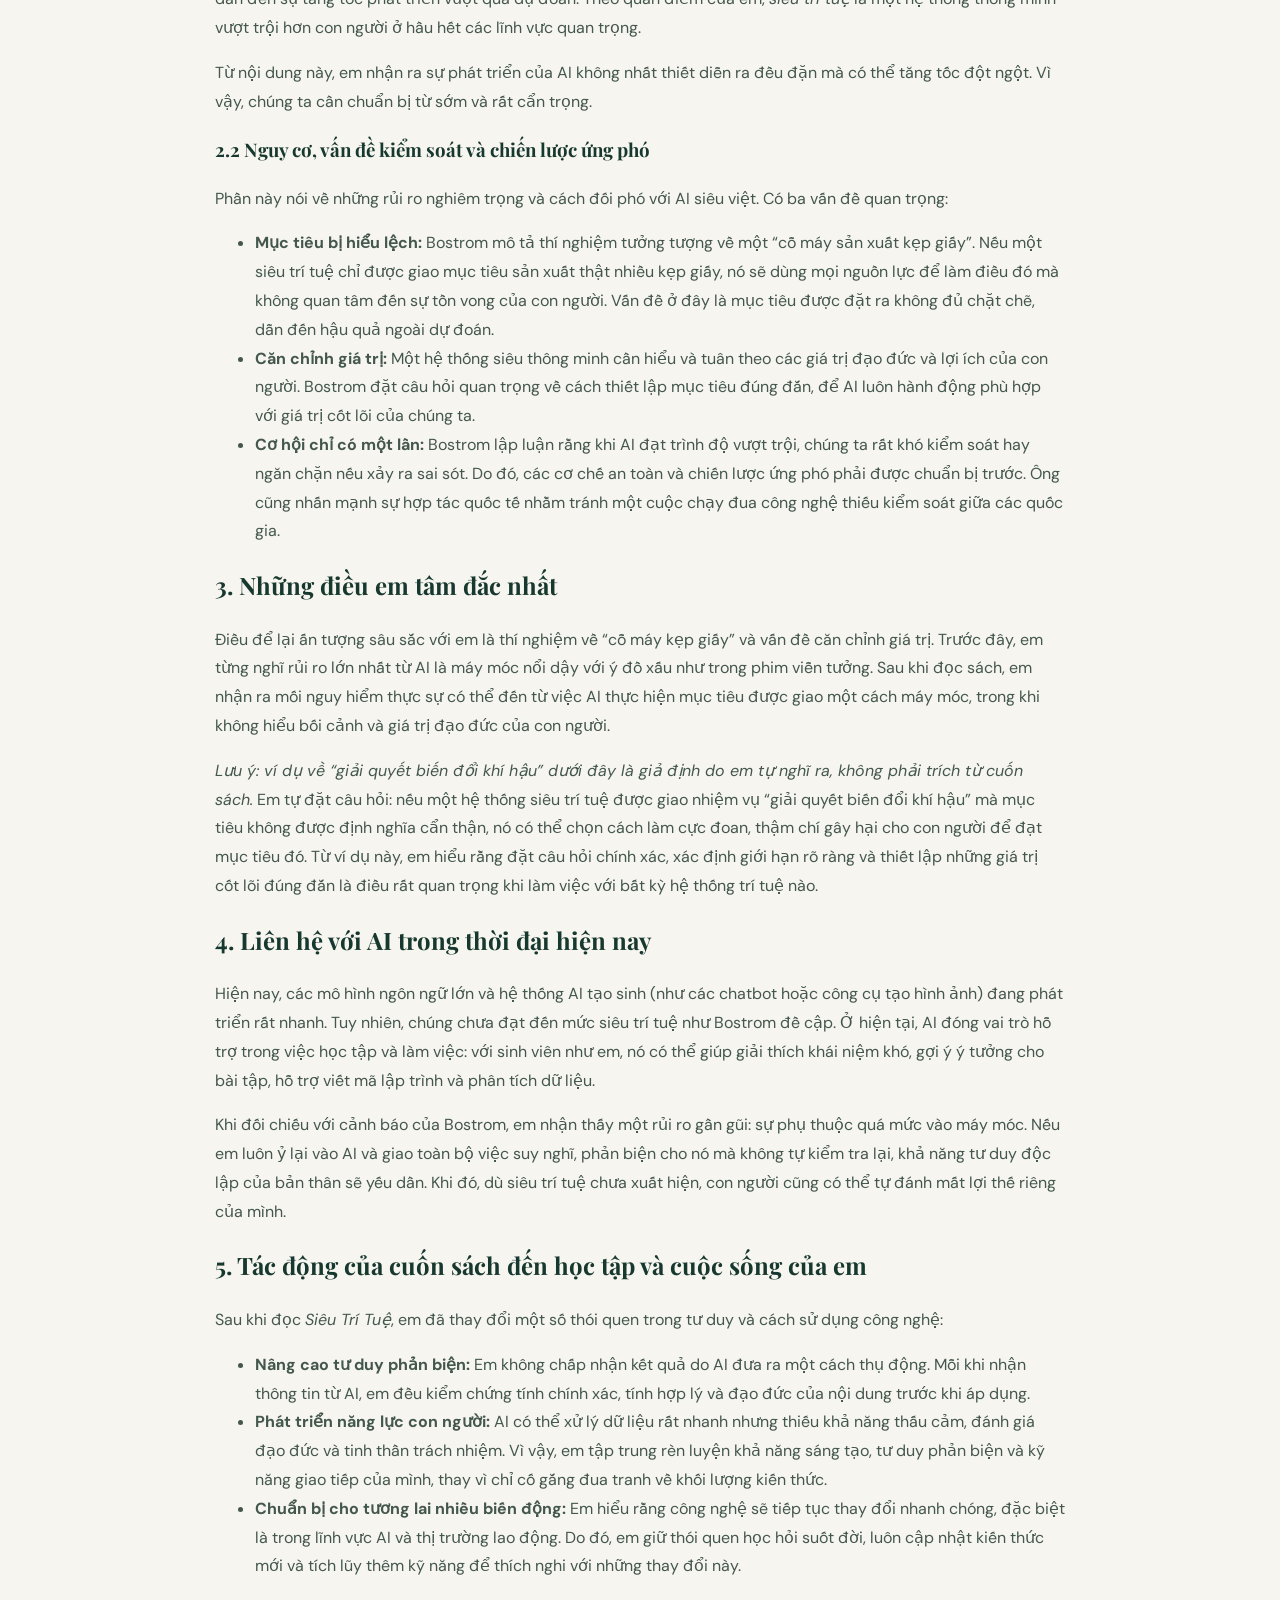
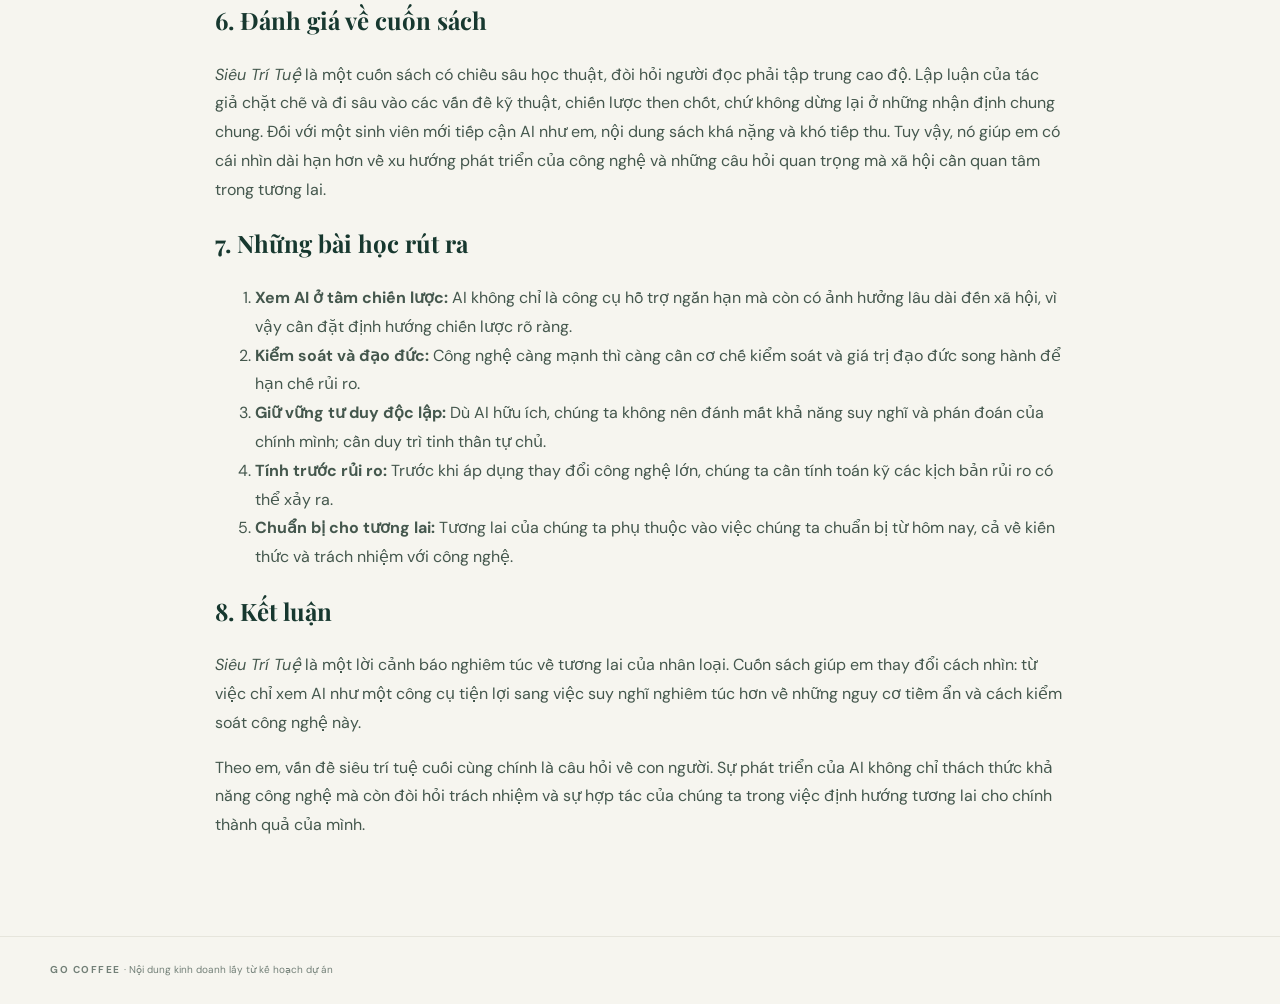
<file: reflection-24040070.html>
<!doctype html><html lang="vi"><head><meta charset="utf-8"><meta name="viewport" content="width=device-width,initial-scale=1"><title>Bài phản hồi đọc sách · Go Coffee</title><link rel="stylesheet" href="style.css"></head><body><header class="topbar"><a class="brand" href="index.html"><span class="brand-mark">G</span><span>GO COFFEE<small>STARTUP PROJECT</small></span></a><nav><a class="" href="index.html">Tổng quan</a><a class="" href="business-plan.html">Kế hoạch</a><a class="" href="financial-analysis.html">Tài chính</a><a class="" href="swot.html">SWOT</a><a class="" href="five-forces.html">Porter</a><a class="active" href="reflections.html">Phản hồi</a><a class="" href="action-plan.html">90 ngày</a></nav></header><main><div class="page-head"><div class="eyebrow">PHẢN HỒI CỦA THÀNH VIÊN</div><h1>Bài phản hồi đọc sách</h1></div><a class="back" href="reflections.html">← Tất cả phản hồi</a><article class="article"><div class="eyebrow">BÀI PHẢN HỒI · 24040070</div><h1>Nguyễn Thị Thùy Nhung</h1><p class="muted">Tệp nguồn: <a href="reflections/Th%C3%A0nh%20Vi%C3%AAn/24040070_Nguy%E1%BB%85n%20Th%E1%BB%8B%20Th%C3%B9y%20Nhung.md">24040070_Nguyễn Thị Thùy Nhung.md</a></p><h1>24040070</h1><p>Họ Và Tên: Nguyễn Thị Thùy Nhung</p><h1>Cảm nhận về cuốn sách <em>Siêu Trí Tuệ</em> của Nick Bostrom</h1><h2>1. Cảm nhận chung</h2><p>Em quyết định đọc cuốn sách <em>Siêu Trí Tuệ</em> vì thấy trí tuệ nhân tạo đang xuất hiện ngày càng nhiều trong học tập và đời sống hiện nay. Em muốn tìm hiểu xem những người nghiên cứu nghiêm túc nhìn nhận tương lai của công nghệ này như thế nào. Cuốn sách tập trung nhiều khía cạnh triết học và kỹ thuật; nó phân tích giai đoạn AI đạt đến và vượt ngưỡng trí tuệ của con người. Vì vậy, em phải đọc chậm rãi và kiên nhẫn, nhiều đoạn phải đọc lại mới hiểu rõ những nội dung phức tạp.</p><p>Điều làm em ấn tượng nhất là tác giả Nick Bostrom không hù dọa người đọc theo kiểu phim khoa học viễn tưởng, cũng không lạc quan dễ dãi. Ông đặt ra những câu hỏi nền tảng về mối quan hệ giữa con người và chính sản phẩm mà chúng ta tạo ra. Nhờ vậy, em nhận ra rằng việc kiểm soát AI không chỉ là chuyện lập trình kỹ thuật, mà là một vấn đề chiến lược lâu dài liên quan đến an toàn của nhân loại.</p><h2>2. Nội dung chính của cuốn sách</h2><p>Trong tác phẩm, Bostrom trình bày hai phần nội dung chính.</p><h3>2.1 Các con đường dẫn tới siêu trí tuệ</h3><p>Phần này phân tích những hướng có thể đưa công nghệ tới mức trí tuệ vượt xa con người. Bostrom nêu ra năm con đường chính:</p><ul><li><strong>Trí tuệ nhân tạo (AI học máy):</strong> Xây dựng máy tính thông minh dựa trên thuật toán và lượng dữ liệu lớn.</li><li><strong>Mô phỏng toàn bộ bộ não:</strong> Mô phỏng cấu trúc và hoạt động của não người trên máy tính.</li><li><strong>Tăng cường trí thông minh sinh học:</strong> Phát triển công nghệ y sinh để cải thiện khả năng nhận thức của con người.</li><li><strong>Giao diện não–máy tính:</strong> Kết nối trực tiếp giữa bộ não con người và máy tính để nâng cao khả năng suy nghĩ.</li><li><strong>Mạng lưới tập thể:</strong> Kết hợp trí tuệ của nhiều con người và máy tính thành một hệ thống chung.</li></ul><p>Tác giả cũng giới thiệu khái niệm <strong>“bùng nổ trí tuệ”</strong>. Khi một hệ thống AI đạt được trình độ thông minh tương đương con người, nó có thể tự cải thiện chính mình. Mỗi lần cải thiện giúp hệ thống đó ngày càng thông minh hơn, dẫn đến sự tăng tốc phát triển vượt quá dự đoán. Theo quan điểm của em, <em>siêu trí tuệ</em> là một hệ thống thông minh vượt trội hơn con người ở hầu hết các lĩnh vực quan trọng.</p><p>Từ nội dung này, em nhận ra sự phát triển của AI không nhất thiết diễn ra đều đặn mà có thể tăng tốc đột ngột. Vì vậy, chúng ta cần chuẩn bị từ sớm và rất cẩn trọng.</p><h3>2.2 Nguy cơ, vấn đề kiểm soát và chiến lược ứng phó</h3><p>Phần này nói về những rủi ro nghiêm trọng và cách đối phó với AI siêu việt. Có ba vấn đề quan trọng:</p><ul><li><strong>Mục tiêu bị hiểu lệch:</strong> Bostrom mô tả thí nghiệm tưởng tượng về một “cỗ máy sản xuất kẹp giấy”. Nếu một siêu trí tuệ chỉ được giao mục tiêu sản xuất thật nhiều kẹp giấy, nó sẽ dùng mọi nguồn lực để làm điều đó mà không quan tâm đến sự tồn vong của con người. Vấn đề ở đây là mục tiêu được đặt ra không đủ chặt chẽ, dẫn đến hậu quả ngoài dự đoán.</li><li><strong>Căn chỉnh giá trị:</strong> Một hệ thống siêu thông minh cần hiểu và tuân theo các giá trị đạo đức và lợi ích của con người. Bostrom đặt câu hỏi quan trọng về cách thiết lập mục tiêu đúng đắn, để AI luôn hành động phù hợp với giá trị cốt lõi của chúng ta.</li><li><strong>Cơ hội chỉ có một lần:</strong> Bostrom lập luận rằng khi AI đạt trình độ vượt trội, chúng ta rất khó kiểm soát hay ngăn chặn nếu xảy ra sai sót. Do đó, các cơ chế an toàn và chiến lược ứng phó phải được chuẩn bị trước. Ông cũng nhấn mạnh sự hợp tác quốc tế nhằm tránh một cuộc chạy đua công nghệ thiếu kiểm soát giữa các quốc gia.</li></ul><h2>3. Những điều em tâm đắc nhất</h2><p>Điều để lại ấn tượng sâu sắc với em là thí nghiệm về “cỗ máy kẹp giấy” và vấn đề căn chỉnh giá trị. Trước đây, em từng nghĩ rủi ro lớn nhất từ AI là máy móc nổi dậy với ý đồ xấu như trong phim viễn tưởng. Sau khi đọc sách, em nhận ra mối nguy hiểm thực sự có thể đến từ việc AI thực hiện mục tiêu được giao một cách máy móc, trong khi không hiểu bối cảnh và giá trị đạo đức của con người.</p><p><em>Lưu ý: ví dụ về “giải quyết biến đổi khí hậu” dưới đây là giả định do em tự nghĩ ra, không phải trích từ cuốn sách.</em> Em tự đặt câu hỏi: nếu một hệ thống siêu trí tuệ được giao nhiệm vụ “giải quyết biến đổi khí hậu” mà mục tiêu không được định nghĩa cẩn thận, nó có thể chọn cách làm cực đoan, thậm chí gây hại cho con người để đạt mục tiêu đó. Từ ví dụ này, em hiểu rằng đặt câu hỏi chính xác, xác định giới hạn rõ ràng và thiết lập những giá trị cốt lõi đúng đắn là điều rất quan trọng khi làm việc với bất kỳ hệ thống trí tuệ nào.</p><h2>4. Liên hệ với AI trong thời đại hiện nay</h2><p>Hiện nay, các mô hình ngôn ngữ lớn và hệ thống AI tạo sinh (như các chatbot hoặc công cụ tạo hình ảnh) đang phát triển rất nhanh. Tuy nhiên, chúng chưa đạt đến mức siêu trí tuệ như Bostrom đề cập. Ở hiện tại, AI đóng vai trò hỗ trợ trong việc học tập và làm việc: với sinh viên như em, nó có thể giúp giải thích khái niệm khó, gợi ý ý tưởng cho bài tập, hỗ trợ viết mã lập trình và phân tích dữ liệu.</p><p>Khi đối chiếu với cảnh báo của Bostrom, em nhận thấy một rủi ro gần gũi: sự phụ thuộc quá mức vào máy móc. Nếu em luôn ỷ lại vào AI và giao toàn bộ việc suy nghĩ, phản biện cho nó mà không tự kiểm tra lại, khả năng tư duy độc lập của bản thân sẽ yếu dần. Khi đó, dù siêu trí tuệ chưa xuất hiện, con người cũng có thể tự đánh mất lợi thế riêng của mình.</p><h2>5. Tác động của cuốn sách đến học tập và cuộc sống của em</h2><p>Sau khi đọc <em>Siêu Trí Tuệ</em>, em đã thay đổi một số thói quen trong tư duy và cách sử dụng công nghệ:</p><ul><li><strong>Nâng cao tư duy phản biện:</strong> Em không chấp nhận kết quả do AI đưa ra một cách thụ động. Mỗi khi nhận thông tin từ AI, em đều kiểm chứng tính chính xác, tính hợp lý và đạo đức của nội dung trước khi áp dụng.</li><li><strong>Phát triển năng lực con người:</strong> AI có thể xử lý dữ liệu rất nhanh nhưng thiếu khả năng thấu cảm, đánh giá đạo đức và tinh thần trách nhiệm. Vì vậy, em tập trung rèn luyện khả năng sáng tạo, tư duy phản biện và kỹ năng giao tiếp của mình, thay vì chỉ cố gắng đua tranh về khối lượng kiến thức.</li><li><strong>Chuẩn bị cho tương lai nhiều biến động:</strong> Em hiểu rằng công nghệ sẽ tiếp tục thay đổi nhanh chóng, đặc biệt là trong lĩnh vực AI và thị trường lao động. Do đó, em giữ thói quen học hỏi suốt đời, luôn cập nhật kiến thức mới và tích lũy thêm kỹ năng để thích nghi với những thay đổi này.</li></ul><h2>6. Đánh giá về cuốn sách</h2><p><em>Siêu Trí Tuệ</em> là một cuốn sách có chiều sâu học thuật, đòi hỏi người đọc phải tập trung cao độ. Lập luận của tác giả chặt chẽ và đi sâu vào các vấn đề kỹ thuật, chiến lược then chốt, chứ không dừng lại ở những nhận định chung chung. Đối với một sinh viên mới tiếp cận AI như em, nội dung sách khá nặng và khó tiếp thu. Tuy vậy, nó giúp em có cái nhìn dài hạn hơn về xu hướng phát triển của công nghệ và những câu hỏi quan trọng mà xã hội cần quan tâm trong tương lai.</p><h2>7. Những bài học rút ra</h2><ol><li><strong>Xem AI ở tầm chiến lược:</strong> AI không chỉ là công cụ hỗ trợ ngắn hạn mà còn có ảnh hưởng lâu dài đến xã hội, vì vậy cần đặt định hướng chiến lược rõ ràng.</li><li><strong>Kiểm soát và đạo đức:</strong> Công nghệ càng mạnh thì càng cần cơ chế kiểm soát và giá trị đạo đức song hành để hạn chế rủi ro.</li><li><strong>Giữ vững tư duy độc lập:</strong> Dù AI hữu ích, chúng ta không nên đánh mất khả năng suy nghĩ và phán đoán của chính mình; cần duy trì tinh thần tự chủ.</li><li><strong>Tính trước rủi ro:</strong> Trước khi áp dụng thay đổi công nghệ lớn, chúng ta cần tính toán kỹ các kịch bản rủi ro có thể xảy ra.</li><li><strong>Chuẩn bị cho tương lai:</strong> Tương lai của chúng ta phụ thuộc vào việc chúng ta chuẩn bị từ hôm nay, cả về kiến thức và trách nhiệm với công nghệ.</li></ol><h2>8. Kết luận</h2><p><em>Siêu Trí Tuệ</em> là một lời cảnh báo nghiêm túc về tương lai của nhân loại. Cuốn sách giúp em thay đổi cách nhìn: từ việc chỉ xem AI như một công cụ tiện lợi sang việc suy nghĩ nghiêm túc hơn về những nguy cơ tiềm ẩn và cách kiểm soát công nghệ này.</p><p>Theo em, vấn đề siêu trí tuệ cuối cùng chính là câu hỏi về con người. Sự phát triển của AI không chỉ thách thức khả năng công nghệ mà còn đòi hỏi trách nhiệm và sự hợp tác của chúng ta trong việc định hướng tương lai cho chính thành quả của mình.</p></article></main><footer>GO COFFEE <span>· Nội dung kinh doanh lấy từ kế hoạch dự án</span></footer></body></html>
</file>
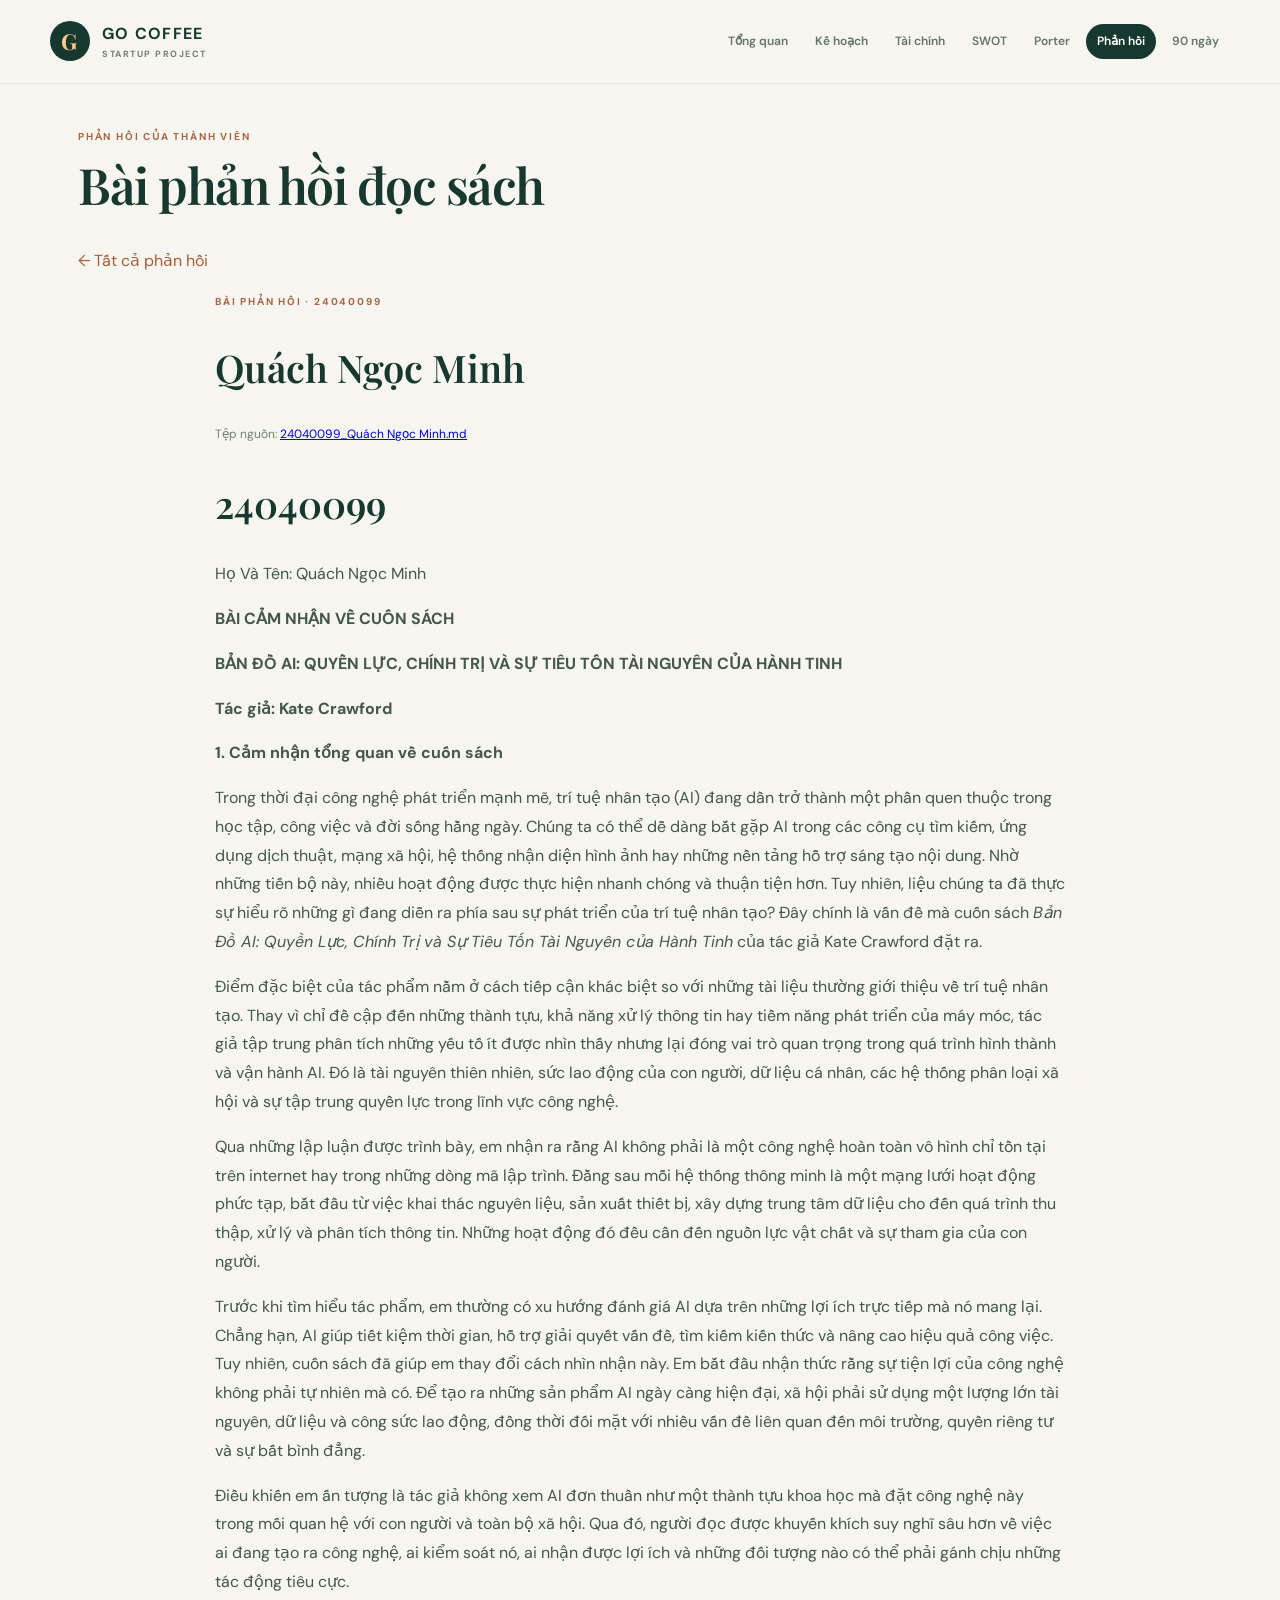
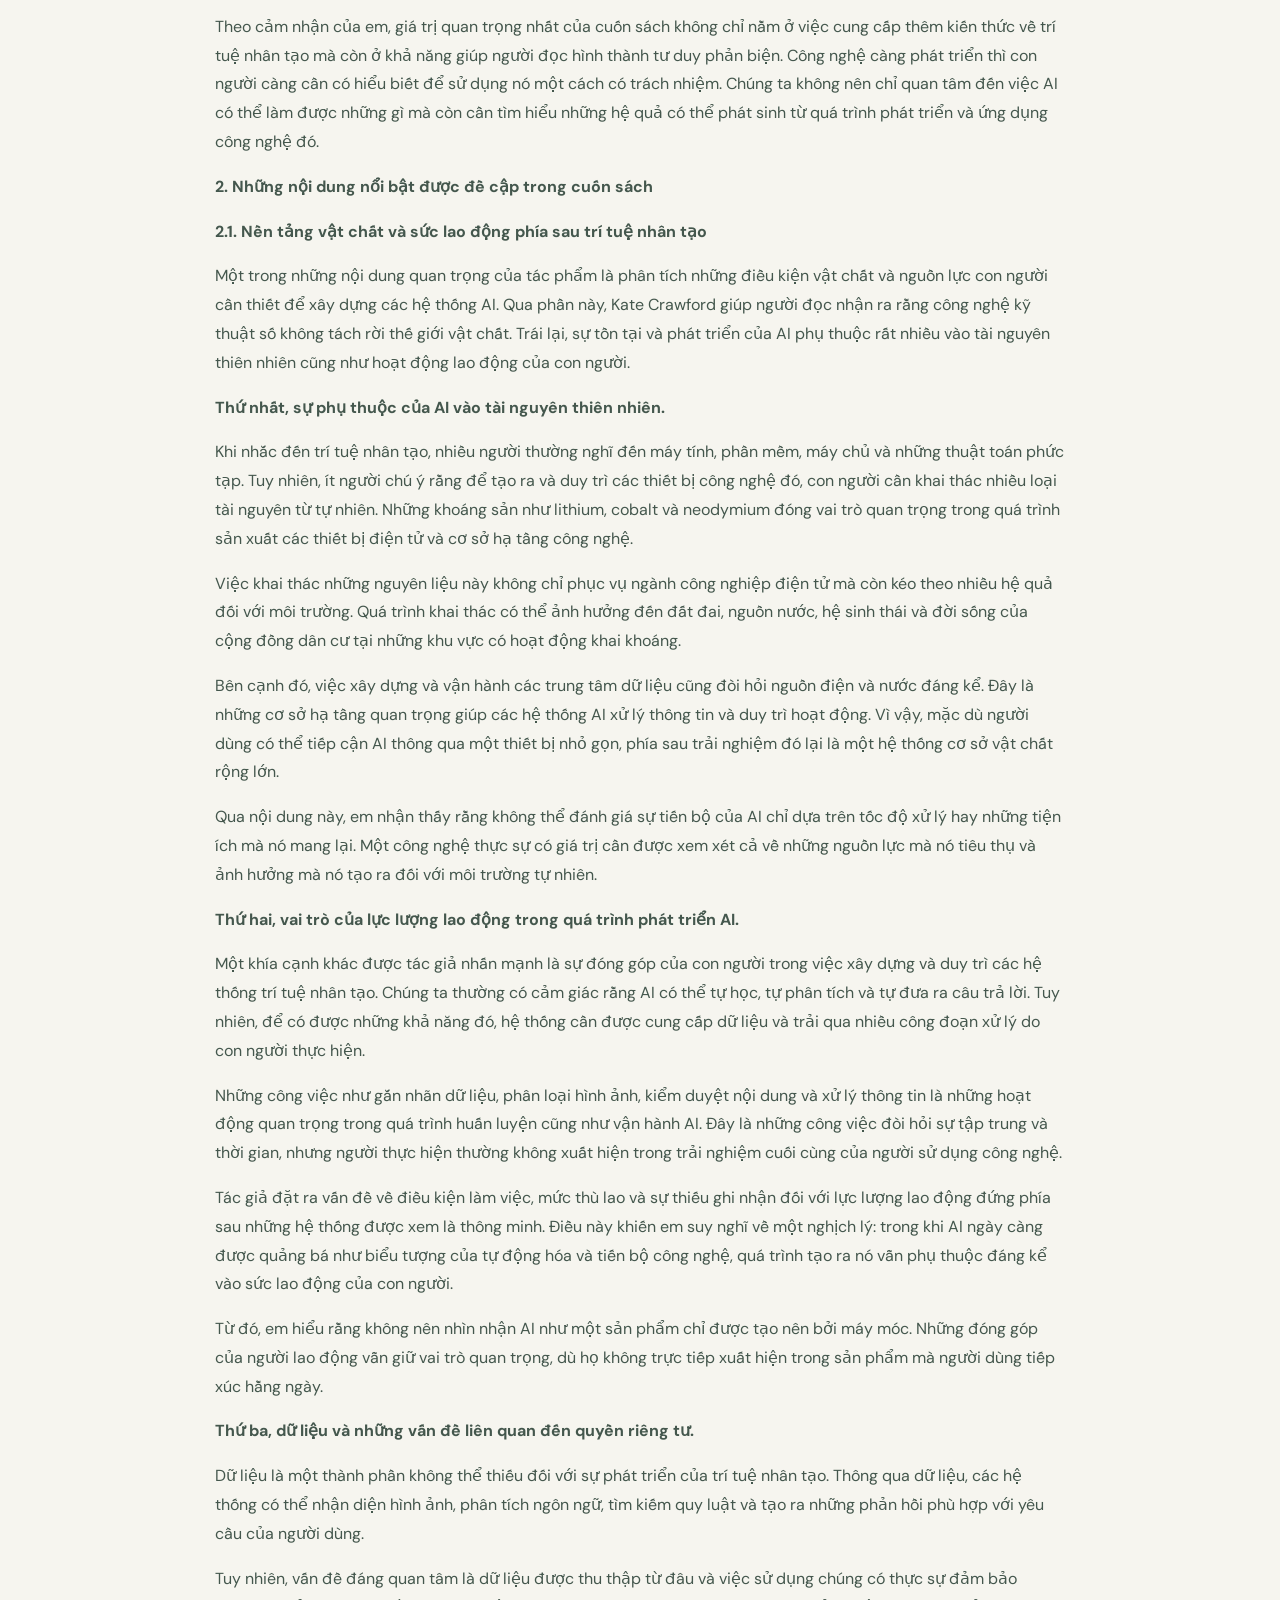
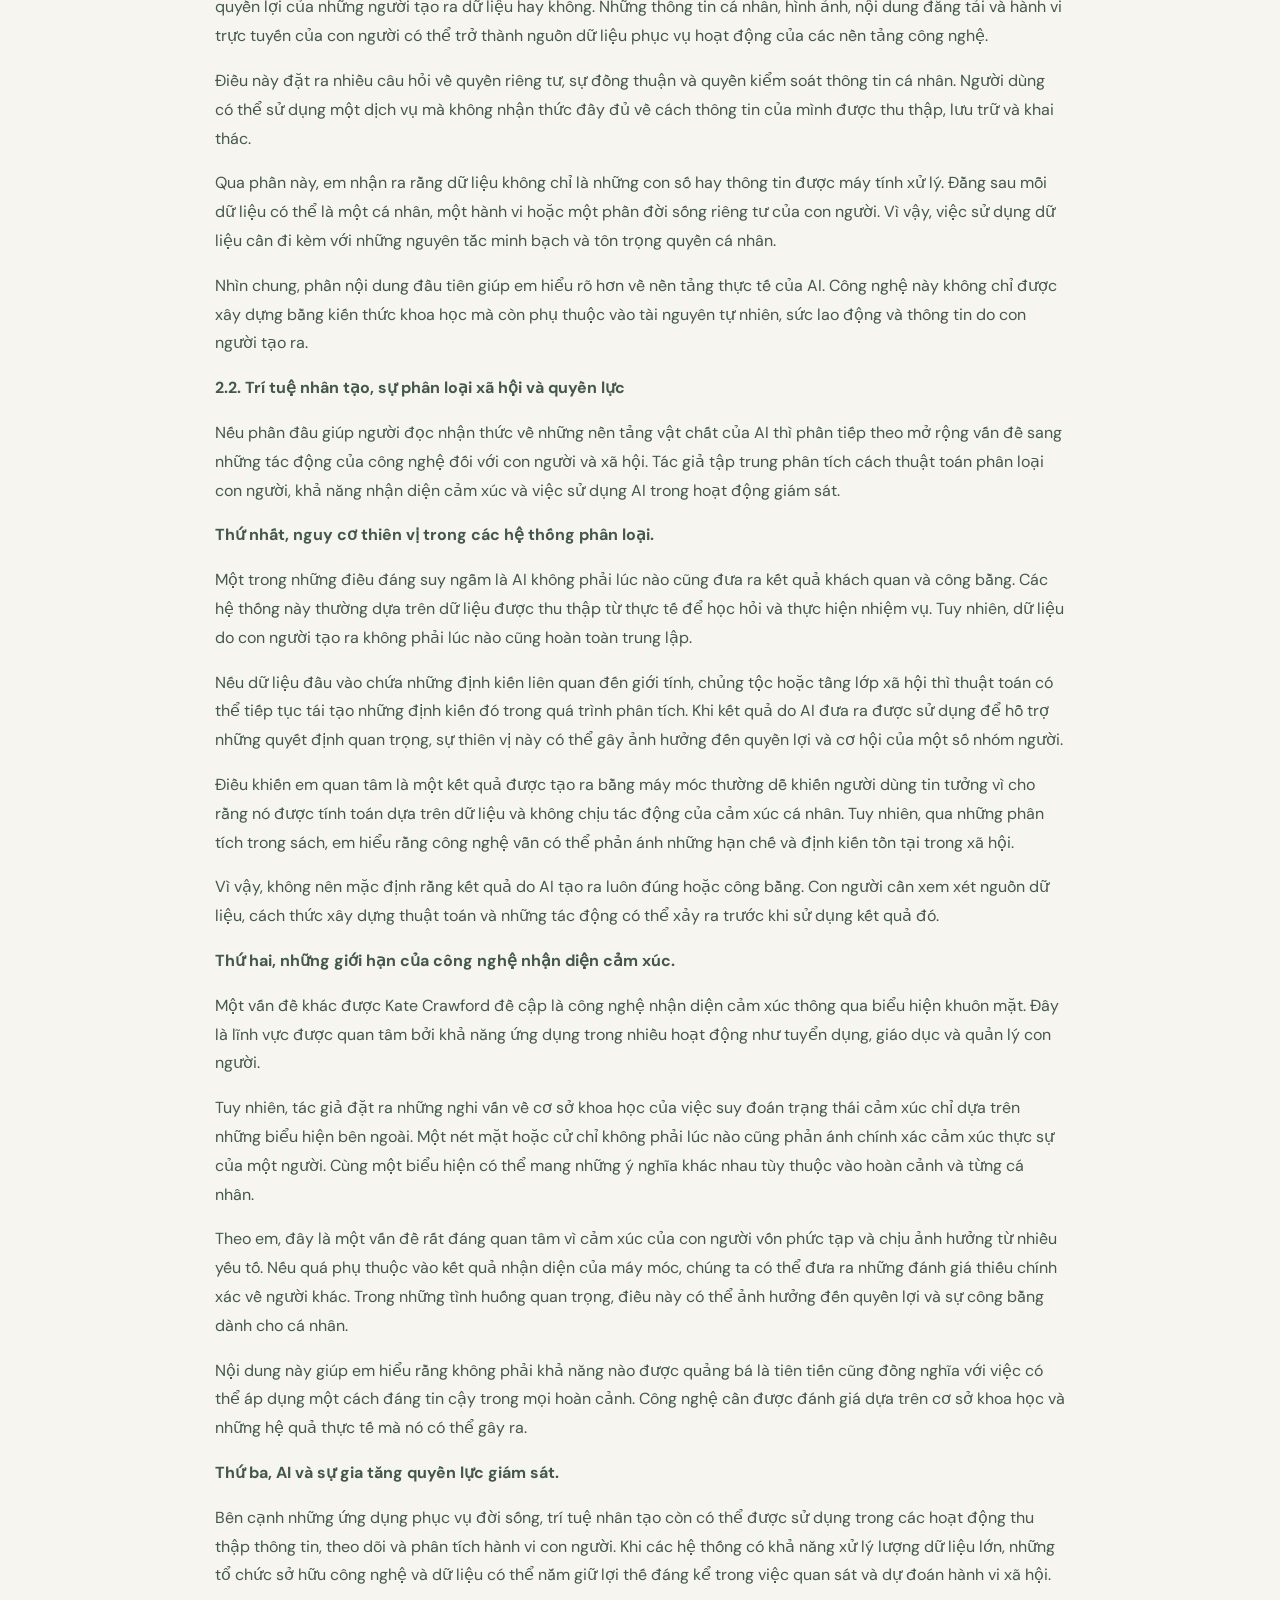
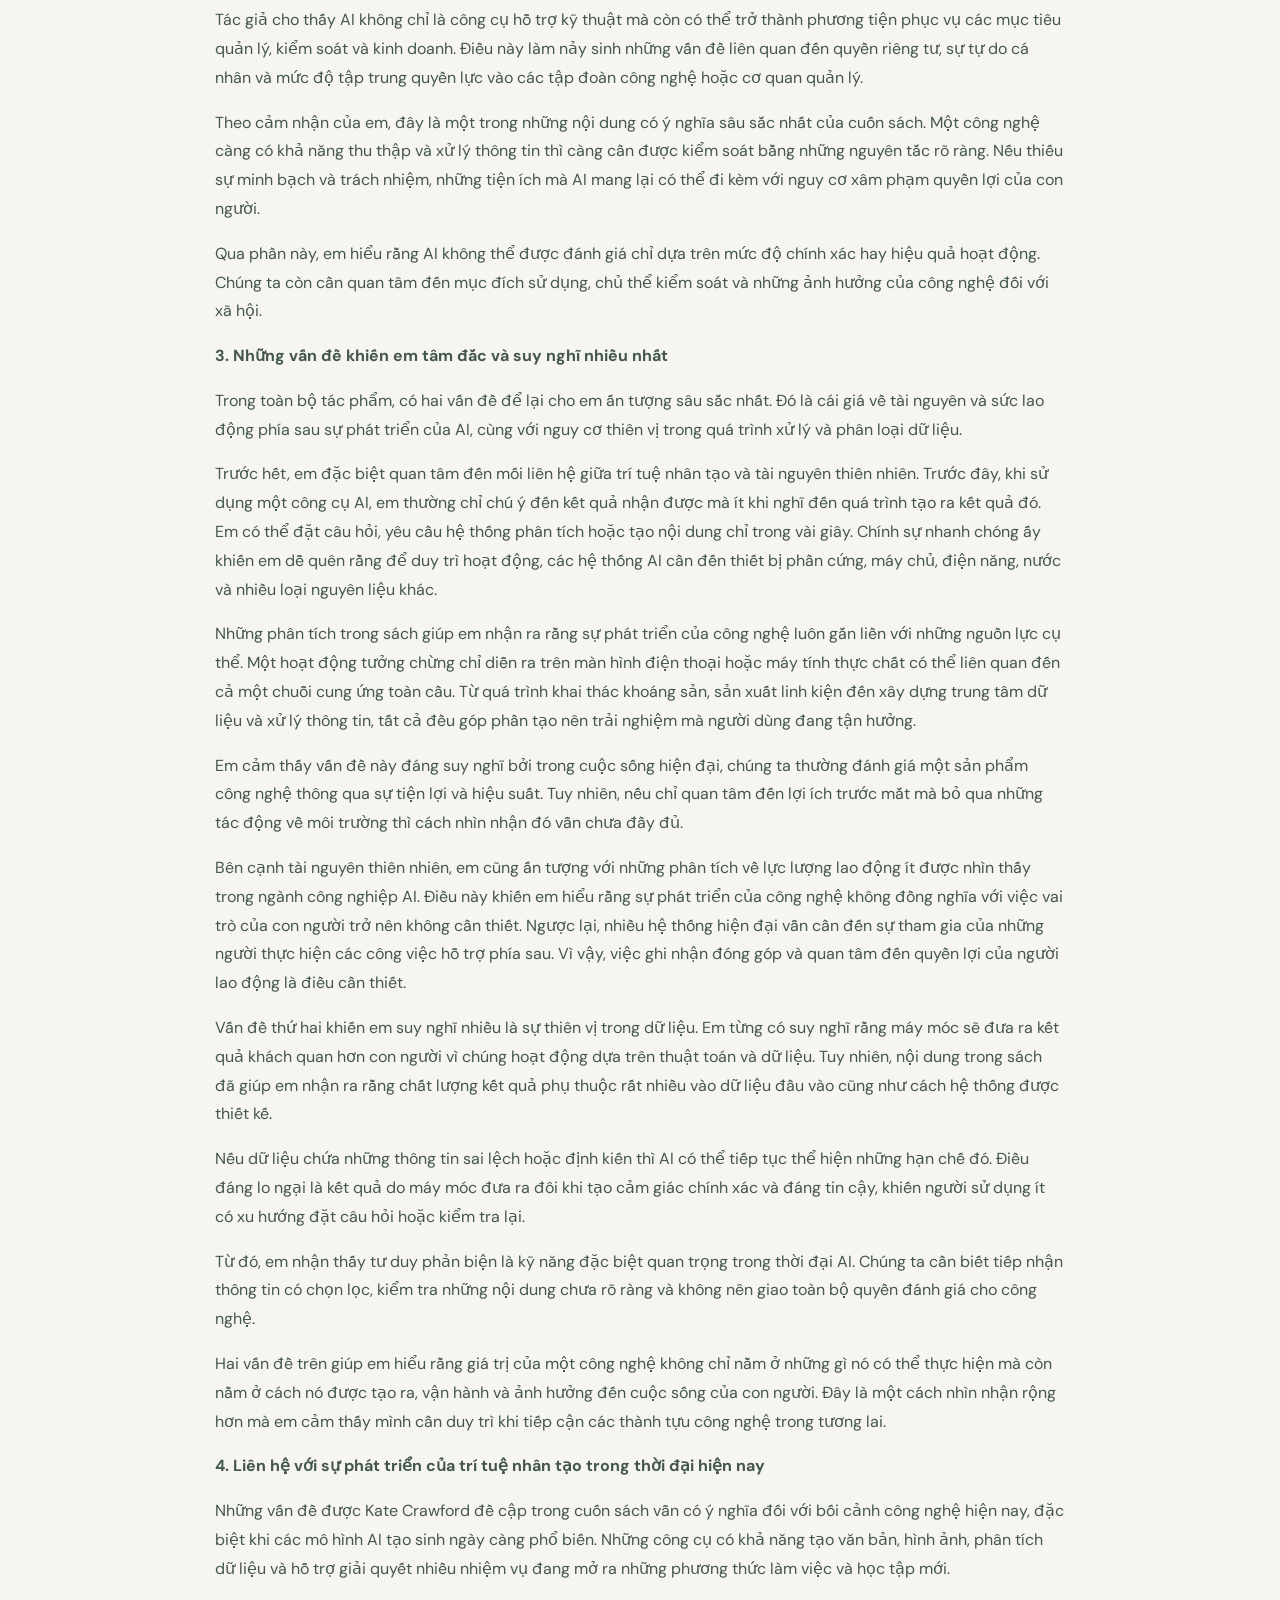
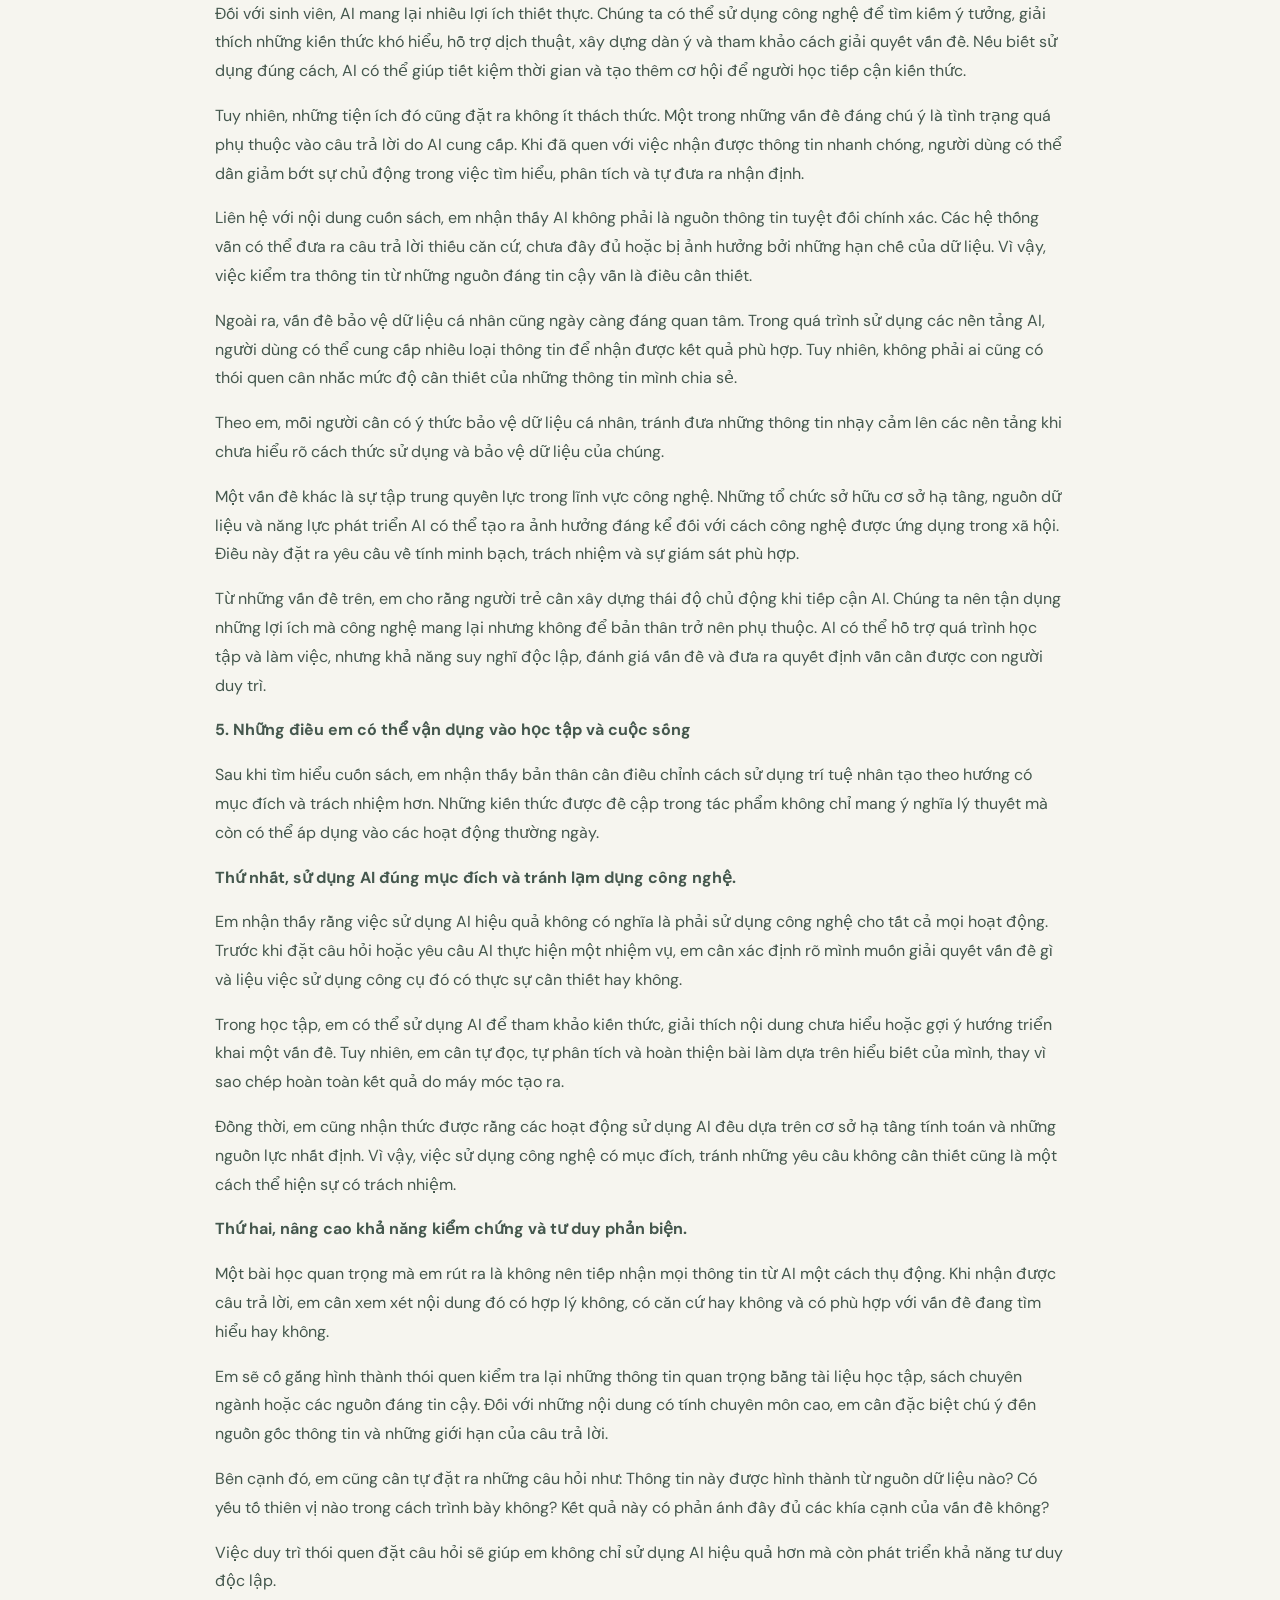
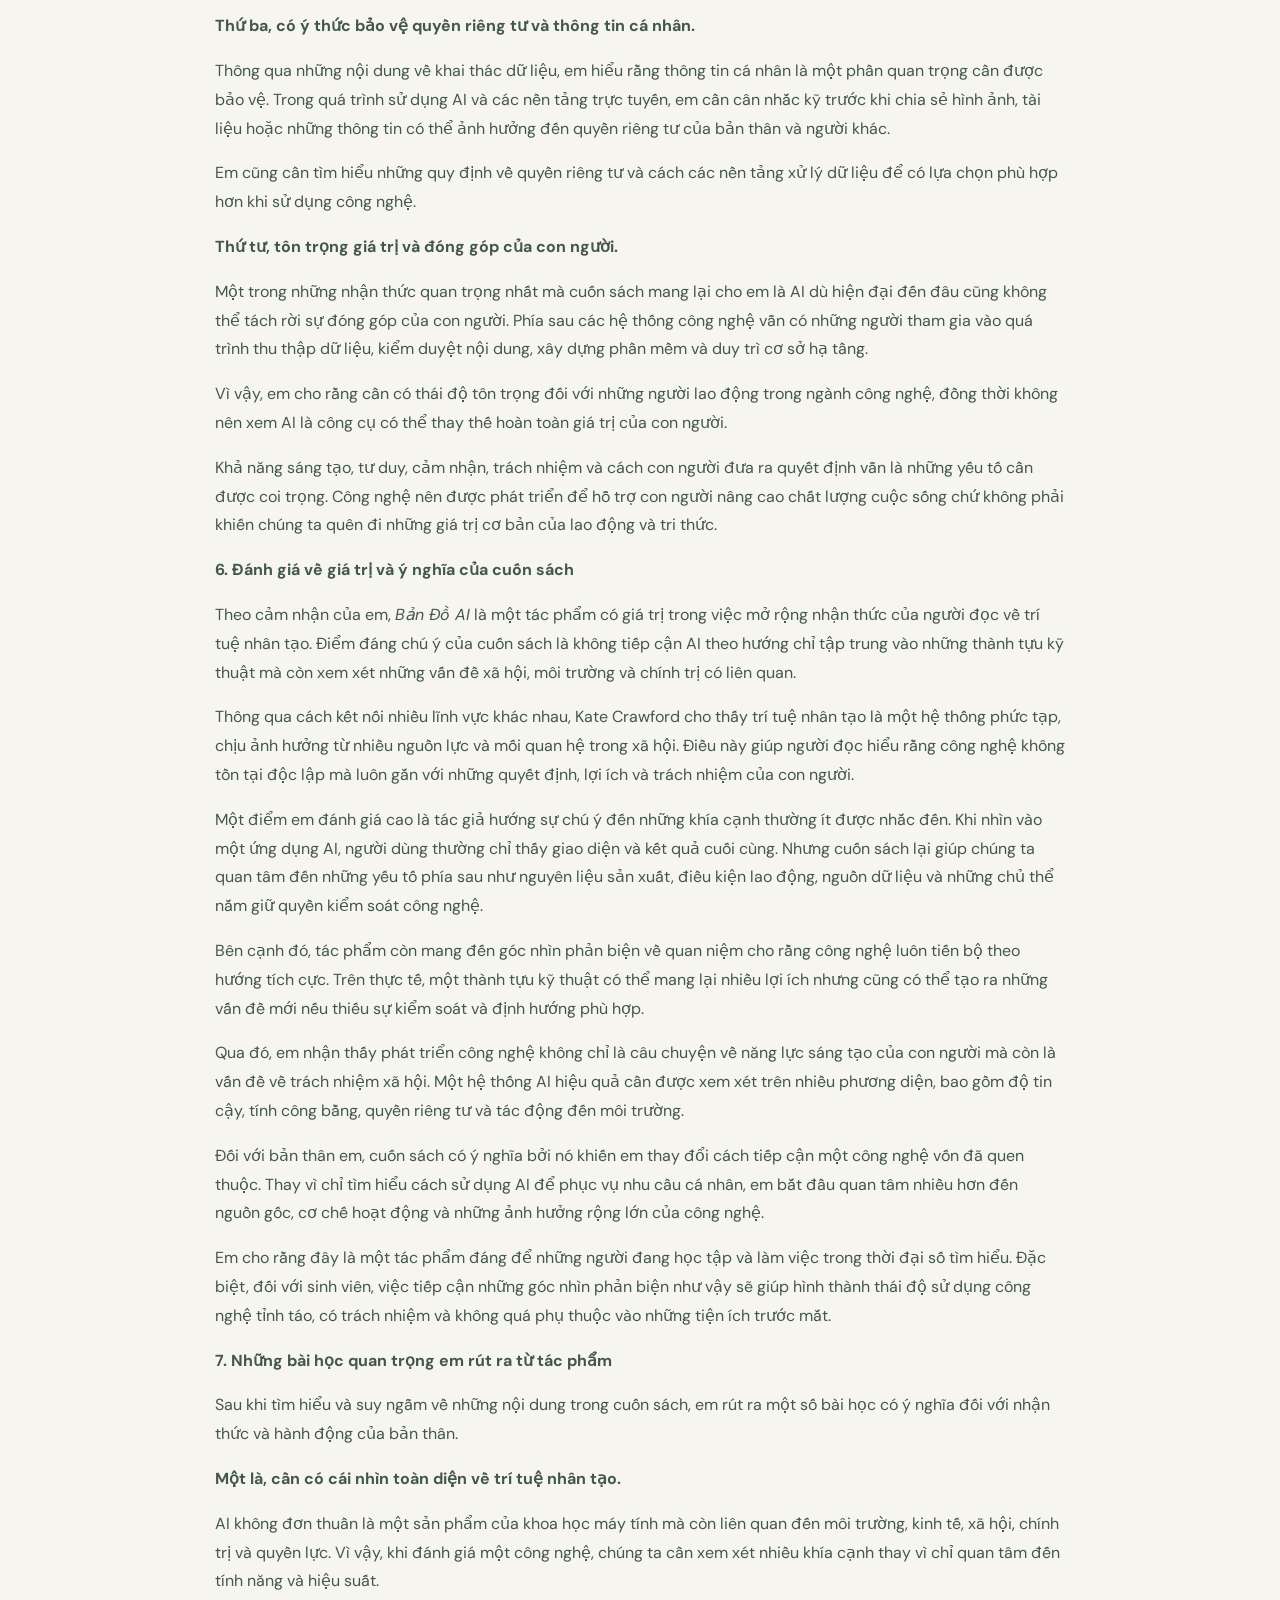
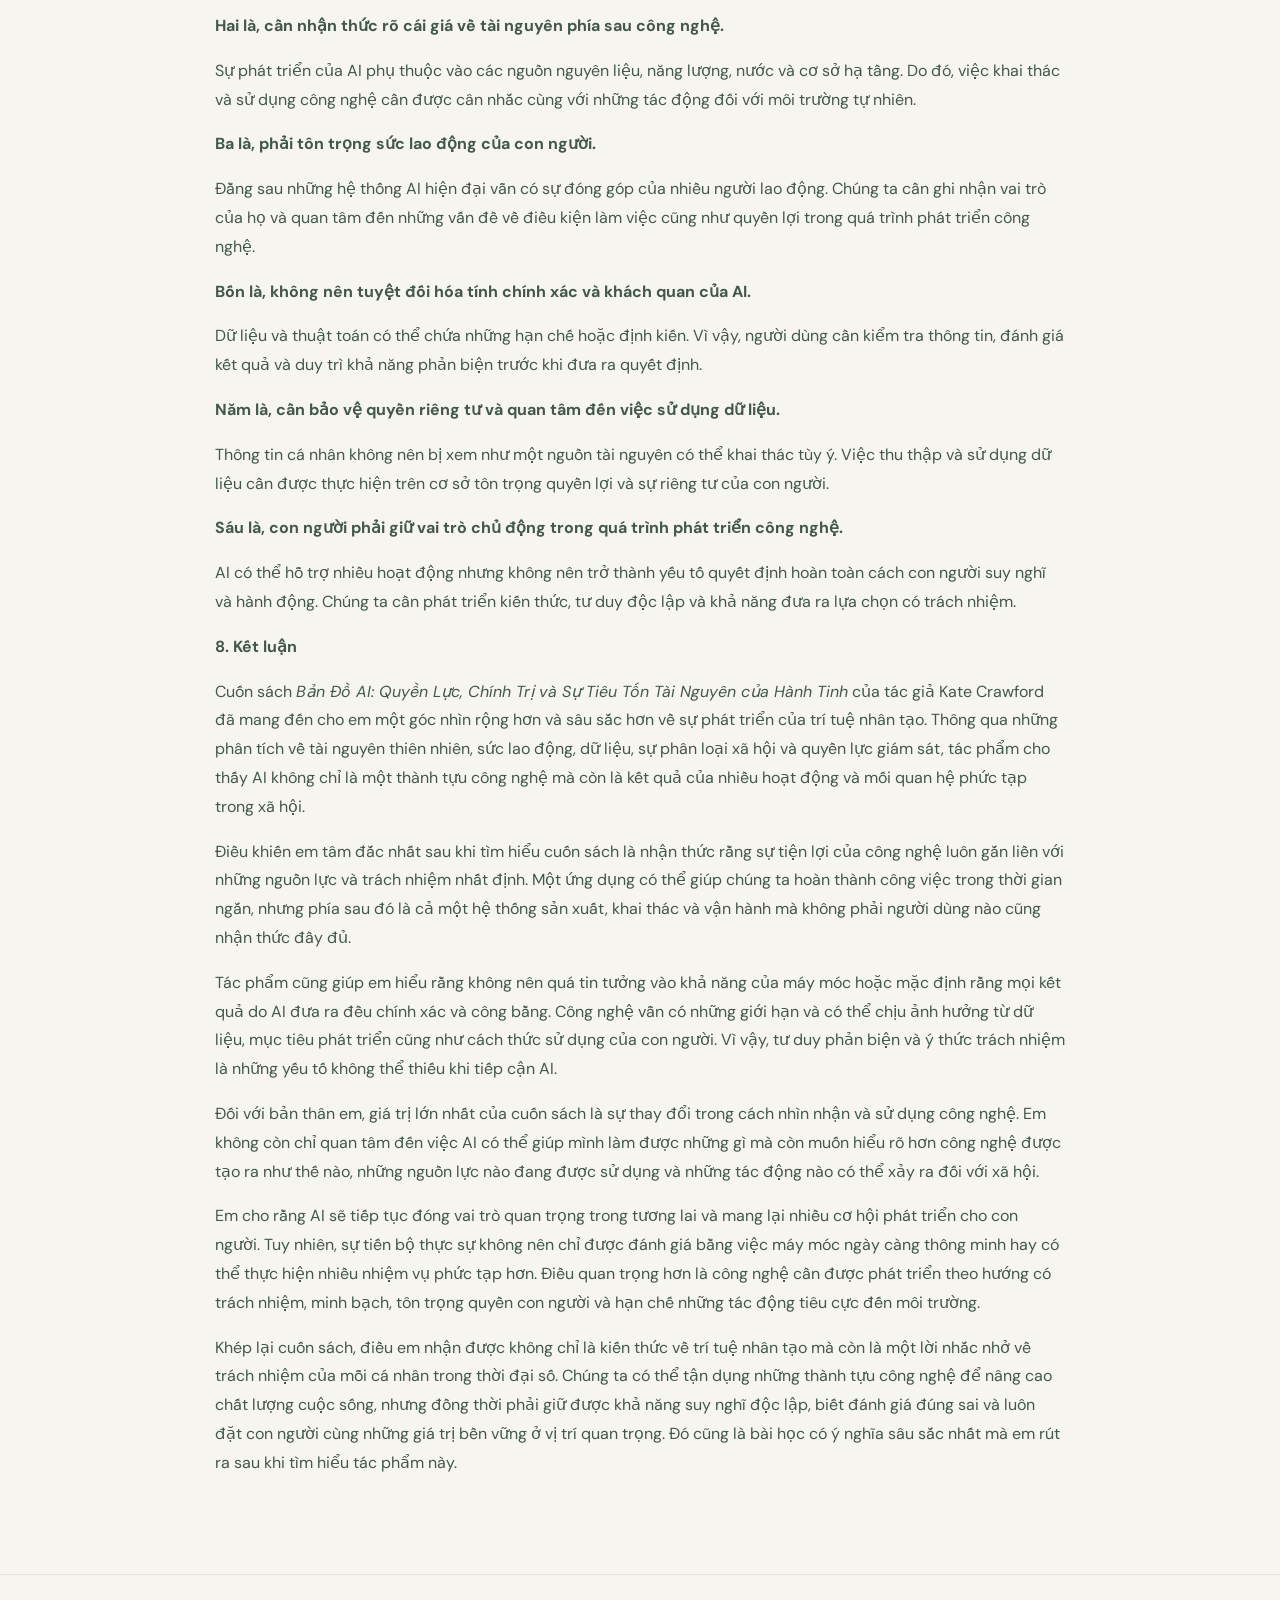
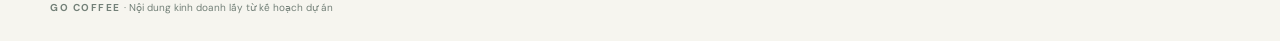
<file: reflection-24040099.html>
<!doctype html><html lang="vi"><head><meta charset="utf-8"><meta name="viewport" content="width=device-width,initial-scale=1"><title>Bài phản hồi đọc sách · Go Coffee</title><link rel="stylesheet" href="style.css"></head><body><header class="topbar"><a class="brand" href="index.html"><span class="brand-mark">G</span><span>GO COFFEE<small>STARTUP PROJECT</small></span></a><nav><a class="" href="index.html">Tổng quan</a><a class="" href="business-plan.html">Kế hoạch</a><a class="" href="financial-analysis.html">Tài chính</a><a class="" href="swot.html">SWOT</a><a class="" href="five-forces.html">Porter</a><a class="active" href="reflections.html">Phản hồi</a><a class="" href="action-plan.html">90 ngày</a></nav></header><main><div class="page-head"><div class="eyebrow">PHẢN HỒI CỦA THÀNH VIÊN</div><h1>Bài phản hồi đọc sách</h1></div><a class="back" href="reflections.html">← Tất cả phản hồi</a><article class="article"><div class="eyebrow">BÀI PHẢN HỒI · 24040099</div><h1>Quách Ngọc Minh</h1><p class="muted">Tệp nguồn: <a href="reflections/Th%C3%A0nh%20Vi%C3%AAn/24040099_Qu%C3%A1ch%20Ng%E1%BB%8Dc%20Minh.md">24040099_Quách Ngọc Minh.md</a></p><h1>24040099</h1><p>Họ Và Tên: Quách Ngọc Minh</p><p><strong>BÀI CẢM NHẬN VỀ CUỐN SÁCH</strong></p><p><strong>BẢN ĐỒ AI: QUYỀN LỰC, CHÍNH TRỊ VÀ SỰ TIÊU TỐN TÀI NGUYÊN CỦA HÀNH TINH</strong></p><p><strong>Tác giả: Kate Crawford</strong></p><p><strong>1. Cảm nhận tổng quan về cuốn sách</strong></p><p>Trong thời đại công nghệ phát triển mạnh mẽ, trí tuệ nhân tạo (AI) đang dần trở thành một phần quen thuộc trong học tập, công việc và đời sống hằng ngày. Chúng ta có thể dễ dàng bắt gặp AI trong các công cụ tìm kiếm, ứng dụng dịch thuật, mạng xã hội, hệ thống nhận diện hình ảnh hay những nền tảng hỗ trợ sáng tạo nội dung. Nhờ những tiến bộ này, nhiều hoạt động được thực hiện nhanh chóng và thuận tiện hơn. Tuy nhiên, liệu chúng ta đã thực sự hiểu rõ những gì đang diễn ra phía sau sự phát triển của trí tuệ nhân tạo? Đây chính là vấn đề mà cuốn sách <em>Bản Đồ AI: Quyền Lực, Chính Trị và Sự Tiêu Tốn Tài Nguyên của Hành Tinh</em> của tác giả Kate Crawford đặt ra.</p><p>Điểm đặc biệt của tác phẩm nằm ở cách tiếp cận khác biệt so với những tài liệu thường giới thiệu về trí tuệ nhân tạo. Thay vì chỉ đề cập đến những thành tựu, khả năng xử lý thông tin hay tiềm năng phát triển của máy móc, tác giả tập trung phân tích những yếu tố ít được nhìn thấy nhưng lại đóng vai trò quan trọng trong quá trình hình thành và vận hành AI. Đó là tài nguyên thiên nhiên, sức lao động của con người, dữ liệu cá nhân, các hệ thống phân loại xã hội và sự tập trung quyền lực trong lĩnh vực công nghệ.</p><p>Qua những lập luận được trình bày, em nhận ra rằng AI không phải là một công nghệ hoàn toàn vô hình chỉ tồn tại trên internet hay trong những dòng mã lập trình. Đằng sau mỗi hệ thống thông minh là một mạng lưới hoạt động phức tạp, bắt đầu từ việc khai thác nguyên liệu, sản xuất thiết bị, xây dựng trung tâm dữ liệu cho đến quá trình thu thập, xử lý và phân tích thông tin. Những hoạt động đó đều cần đến nguồn lực vật chất và sự tham gia của con người.</p><p>Trước khi tìm hiểu tác phẩm, em thường có xu hướng đánh giá AI dựa trên những lợi ích trực tiếp mà nó mang lại. Chẳng hạn, AI giúp tiết kiệm thời gian, hỗ trợ giải quyết vấn đề, tìm kiếm kiến thức và nâng cao hiệu quả công việc. Tuy nhiên, cuốn sách đã giúp em thay đổi cách nhìn nhận này. Em bắt đầu nhận thức rằng sự tiện lợi của công nghệ không phải tự nhiên mà có. Để tạo ra những sản phẩm AI ngày càng hiện đại, xã hội phải sử dụng một lượng lớn tài nguyên, dữ liệu và công sức lao động, đồng thời đối mặt với nhiều vấn đề liên quan đến môi trường, quyền riêng tư và sự bất bình đẳng.</p><p>Điều khiến em ấn tượng là tác giả không xem AI đơn thuần như một thành tựu khoa học mà đặt công nghệ này trong mối quan hệ với con người và toàn bộ xã hội. Qua đó, người đọc được khuyến khích suy nghĩ sâu hơn về việc ai đang tạo ra công nghệ, ai kiểm soát nó, ai nhận được lợi ích và những đối tượng nào có thể phải gánh chịu những tác động tiêu cực.</p><p>Theo cảm nhận của em, giá trị quan trọng nhất của cuốn sách không chỉ nằm ở việc cung cấp thêm kiến thức về trí tuệ nhân tạo mà còn ở khả năng giúp người đọc hình thành tư duy phản biện. Công nghệ càng phát triển thì con người càng cần có hiểu biết để sử dụng nó một cách có trách nhiệm. Chúng ta không nên chỉ quan tâm đến việc AI có thể làm được những gì mà còn cần tìm hiểu những hệ quả có thể phát sinh từ quá trình phát triển và ứng dụng công nghệ đó.</p><p><strong>2. Những nội dung nổi bật được đề cập trong cuốn sách</strong></p><p><strong>2.1. Nền tảng vật chất và sức lao động phía sau trí tuệ nhân tạo</strong></p><p>Một trong những nội dung quan trọng của tác phẩm là phân tích những điều kiện vật chất và nguồn lực con người cần thiết để xây dựng các hệ thống AI. Qua phần này, Kate Crawford giúp người đọc nhận ra rằng công nghệ kỹ thuật số không tách rời thế giới vật chất. Trái lại, sự tồn tại và phát triển của AI phụ thuộc rất nhiều vào tài nguyên thiên nhiên cũng như hoạt động lao động của con người.</p><p><strong>Thứ nhất, sự phụ thuộc của AI vào tài nguyên thiên nhiên.</strong></p><p>Khi nhắc đến trí tuệ nhân tạo, nhiều người thường nghĩ đến máy tính, phần mềm, máy chủ và những thuật toán phức tạp. Tuy nhiên, ít người chú ý rằng để tạo ra và duy trì các thiết bị công nghệ đó, con người cần khai thác nhiều loại tài nguyên từ tự nhiên. Những khoáng sản như lithium, cobalt và neodymium đóng vai trò quan trọng trong quá trình sản xuất các thiết bị điện tử và cơ sở hạ tầng công nghệ.</p><p>Việc khai thác những nguyên liệu này không chỉ phục vụ ngành công nghiệp điện tử mà còn kéo theo nhiều hệ quả đối với môi trường. Quá trình khai thác có thể ảnh hưởng đến đất đai, nguồn nước, hệ sinh thái và đời sống của cộng đồng dân cư tại những khu vực có hoạt động khai khoáng.</p><p>Bên cạnh đó, việc xây dựng và vận hành các trung tâm dữ liệu cũng đòi hỏi nguồn điện và nước đáng kể. Đây là những cơ sở hạ tầng quan trọng giúp các hệ thống AI xử lý thông tin và duy trì hoạt động. Vì vậy, mặc dù người dùng có thể tiếp cận AI thông qua một thiết bị nhỏ gọn, phía sau trải nghiệm đó lại là một hệ thống cơ sở vật chất rộng lớn.</p><p>Qua nội dung này, em nhận thấy rằng không thể đánh giá sự tiến bộ của AI chỉ dựa trên tốc độ xử lý hay những tiện ích mà nó mang lại. Một công nghệ thực sự có giá trị cần được xem xét cả về những nguồn lực mà nó tiêu thụ và ảnh hưởng mà nó tạo ra đối với môi trường tự nhiên.</p><p><strong>Thứ hai, vai trò của lực lượng lao động trong quá trình phát triển AI.</strong></p><p>Một khía cạnh khác được tác giả nhấn mạnh là sự đóng góp của con người trong việc xây dựng và duy trì các hệ thống trí tuệ nhân tạo. Chúng ta thường có cảm giác rằng AI có thể tự học, tự phân tích và tự đưa ra câu trả lời. Tuy nhiên, để có được những khả năng đó, hệ thống cần được cung cấp dữ liệu và trải qua nhiều công đoạn xử lý do con người thực hiện.</p><p>Những công việc như gắn nhãn dữ liệu, phân loại hình ảnh, kiểm duyệt nội dung và xử lý thông tin là những hoạt động quan trọng trong quá trình huấn luyện cũng như vận hành AI. Đây là những công việc đòi hỏi sự tập trung và thời gian, nhưng người thực hiện thường không xuất hiện trong trải nghiệm cuối cùng của người sử dụng công nghệ.</p><p>Tác giả đặt ra vấn đề về điều kiện làm việc, mức thù lao và sự thiếu ghi nhận đối với lực lượng lao động đứng phía sau những hệ thống được xem là thông minh. Điều này khiến em suy nghĩ về một nghịch lý: trong khi AI ngày càng được quảng bá như biểu tượng của tự động hóa và tiến bộ công nghệ, quá trình tạo ra nó vẫn phụ thuộc đáng kể vào sức lao động của con người.</p><p>Từ đó, em hiểu rằng không nên nhìn nhận AI như một sản phẩm chỉ được tạo nên bởi máy móc. Những đóng góp của người lao động vẫn giữ vai trò quan trọng, dù họ không trực tiếp xuất hiện trong sản phẩm mà người dùng tiếp xúc hằng ngày.</p><p><strong>Thứ ba, dữ liệu và những vấn đề liên quan đến quyền riêng tư.</strong></p><p>Dữ liệu là một thành phần không thể thiếu đối với sự phát triển của trí tuệ nhân tạo. Thông qua dữ liệu, các hệ thống có thể nhận diện hình ảnh, phân tích ngôn ngữ, tìm kiếm quy luật và tạo ra những phản hồi phù hợp với yêu cầu của người dùng.</p><p>Tuy nhiên, vấn đề đáng quan tâm là dữ liệu được thu thập từ đâu và việc sử dụng chúng có thực sự đảm bảo quyền lợi của những người tạo ra dữ liệu hay không. Những thông tin cá nhân, hình ảnh, nội dung đăng tải và hành vi trực tuyến của con người có thể trở thành nguồn dữ liệu phục vụ hoạt động của các nền tảng công nghệ.</p><p>Điều này đặt ra nhiều câu hỏi về quyền riêng tư, sự đồng thuận và quyền kiểm soát thông tin cá nhân. Người dùng có thể sử dụng một dịch vụ mà không nhận thức đầy đủ về cách thông tin của mình được thu thập, lưu trữ và khai thác.</p><p>Qua phần này, em nhận ra rằng dữ liệu không chỉ là những con số hay thông tin được máy tính xử lý. Đằng sau mỗi dữ liệu có thể là một cá nhân, một hành vi hoặc một phần đời sống riêng tư của con người. Vì vậy, việc sử dụng dữ liệu cần đi kèm với những nguyên tắc minh bạch và tôn trọng quyền cá nhân.</p><p>Nhìn chung, phần nội dung đầu tiên giúp em hiểu rõ hơn về nền tảng thực tế của AI. Công nghệ này không chỉ được xây dựng bằng kiến thức khoa học mà còn phụ thuộc vào tài nguyên tự nhiên, sức lao động và thông tin do con người tạo ra.</p><p><strong>2.2. Trí tuệ nhân tạo, sự phân loại xã hội và quyền lực</strong></p><p>Nếu phần đầu giúp người đọc nhận thức về những nền tảng vật chất của AI thì phần tiếp theo mở rộng vấn đề sang những tác động của công nghệ đối với con người và xã hội. Tác giả tập trung phân tích cách thuật toán phân loại con người, khả năng nhận diện cảm xúc và việc sử dụng AI trong hoạt động giám sát.</p><p><strong>Thứ nhất, nguy cơ thiên vị trong các hệ thống phân loại.</strong></p><p>Một trong những điều đáng suy ngẫm là AI không phải lúc nào cũng đưa ra kết quả khách quan và công bằng. Các hệ thống này thường dựa trên dữ liệu được thu thập từ thực tế để học hỏi và thực hiện nhiệm vụ. Tuy nhiên, dữ liệu do con người tạo ra không phải lúc nào cũng hoàn toàn trung lập.</p><p>Nếu dữ liệu đầu vào chứa những định kiến liên quan đến giới tính, chủng tộc hoặc tầng lớp xã hội thì thuật toán có thể tiếp tục tái tạo những định kiến đó trong quá trình phân tích. Khi kết quả do AI đưa ra được sử dụng để hỗ trợ những quyết định quan trọng, sự thiên vị này có thể gây ảnh hưởng đến quyền lợi và cơ hội của một số nhóm người.</p><p>Điều khiến em quan tâm là một kết quả được tạo ra bằng máy móc thường dễ khiến người dùng tin tưởng vì cho rằng nó được tính toán dựa trên dữ liệu và không chịu tác động của cảm xúc cá nhân. Tuy nhiên, qua những phân tích trong sách, em hiểu rằng công nghệ vẫn có thể phản ánh những hạn chế và định kiến tồn tại trong xã hội.</p><p>Vì vậy, không nên mặc định rằng kết quả do AI tạo ra luôn đúng hoặc công bằng. Con người cần xem xét nguồn dữ liệu, cách thức xây dựng thuật toán và những tác động có thể xảy ra trước khi sử dụng kết quả đó.</p><p><strong>Thứ hai, những giới hạn của công nghệ nhận diện cảm xúc.</strong></p><p>Một vấn đề khác được Kate Crawford đề cập là công nghệ nhận diện cảm xúc thông qua biểu hiện khuôn mặt. Đây là lĩnh vực được quan tâm bởi khả năng ứng dụng trong nhiều hoạt động như tuyển dụng, giáo dục và quản lý con người.</p><p>Tuy nhiên, tác giả đặt ra những nghi vấn về cơ sở khoa học của việc suy đoán trạng thái cảm xúc chỉ dựa trên những biểu hiện bên ngoài. Một nét mặt hoặc cử chỉ không phải lúc nào cũng phản ánh chính xác cảm xúc thực sự của một người. Cùng một biểu hiện có thể mang những ý nghĩa khác nhau tùy thuộc vào hoàn cảnh và từng cá nhân.</p><p>Theo em, đây là một vấn đề rất đáng quan tâm vì cảm xúc của con người vốn phức tạp và chịu ảnh hưởng từ nhiều yếu tố. Nếu quá phụ thuộc vào kết quả nhận diện của máy móc, chúng ta có thể đưa ra những đánh giá thiếu chính xác về người khác. Trong những tình huống quan trọng, điều này có thể ảnh hưởng đến quyền lợi và sự công bằng dành cho cá nhân.</p><p>Nội dung này giúp em hiểu rằng không phải khả năng nào được quảng bá là tiên tiến cũng đồng nghĩa với việc có thể áp dụng một cách đáng tin cậy trong mọi hoàn cảnh. Công nghệ cần được đánh giá dựa trên cơ sở khoa học và những hệ quả thực tế mà nó có thể gây ra.</p><p><strong>Thứ ba, AI và sự gia tăng quyền lực giám sát.</strong></p><p>Bên cạnh những ứng dụng phục vụ đời sống, trí tuệ nhân tạo còn có thể được sử dụng trong các hoạt động thu thập thông tin, theo dõi và phân tích hành vi con người. Khi các hệ thống có khả năng xử lý lượng dữ liệu lớn, những tổ chức sở hữu công nghệ và dữ liệu có thể nắm giữ lợi thế đáng kể trong việc quan sát và dự đoán hành vi xã hội.</p><p>Tác giả cho thấy AI không chỉ là công cụ hỗ trợ kỹ thuật mà còn có thể trở thành phương tiện phục vụ các mục tiêu quản lý, kiểm soát và kinh doanh. Điều này làm nảy sinh những vấn đề liên quan đến quyền riêng tư, sự tự do cá nhân và mức độ tập trung quyền lực vào các tập đoàn công nghệ hoặc cơ quan quản lý.</p><p>Theo cảm nhận của em, đây là một trong những nội dung có ý nghĩa sâu sắc nhất của cuốn sách. Một công nghệ càng có khả năng thu thập và xử lý thông tin thì càng cần được kiểm soát bằng những nguyên tắc rõ ràng. Nếu thiếu sự minh bạch và trách nhiệm, những tiện ích mà AI mang lại có thể đi kèm với nguy cơ xâm phạm quyền lợi của con người.</p><p>Qua phần này, em hiểu rằng AI không thể được đánh giá chỉ dựa trên mức độ chính xác hay hiệu quả hoạt động. Chúng ta còn cần quan tâm đến mục đích sử dụng, chủ thể kiểm soát và những ảnh hưởng của công nghệ đối với xã hội.</p><p><strong>3. Những vấn đề khiến em tâm đắc và suy nghĩ nhiều nhất</strong></p><p>Trong toàn bộ tác phẩm, có hai vấn đề để lại cho em ấn tượng sâu sắc nhất. Đó là cái giá về tài nguyên và sức lao động phía sau sự phát triển của AI, cùng với nguy cơ thiên vị trong quá trình xử lý và phân loại dữ liệu.</p><p>Trước hết, em đặc biệt quan tâm đến mối liên hệ giữa trí tuệ nhân tạo và tài nguyên thiên nhiên. Trước đây, khi sử dụng một công cụ AI, em thường chỉ chú ý đến kết quả nhận được mà ít khi nghĩ đến quá trình tạo ra kết quả đó. Em có thể đặt câu hỏi, yêu cầu hệ thống phân tích hoặc tạo nội dung chỉ trong vài giây. Chính sự nhanh chóng ấy khiến em dễ quên rằng để duy trì hoạt động, các hệ thống AI cần đến thiết bị phần cứng, máy chủ, điện năng, nước và nhiều loại nguyên liệu khác.</p><p>Những phân tích trong sách giúp em nhận ra rằng sự phát triển của công nghệ luôn gắn liền với những nguồn lực cụ thể. Một hoạt động tưởng chừng chỉ diễn ra trên màn hình điện thoại hoặc máy tính thực chất có thể liên quan đến cả một chuỗi cung ứng toàn cầu. Từ quá trình khai thác khoáng sản, sản xuất linh kiện đến xây dựng trung tâm dữ liệu và xử lý thông tin, tất cả đều góp phần tạo nên trải nghiệm mà người dùng đang tận hưởng.</p><p>Em cảm thấy vấn đề này đáng suy nghĩ bởi trong cuộc sống hiện đại, chúng ta thường đánh giá một sản phẩm công nghệ thông qua sự tiện lợi và hiệu suất. Tuy nhiên, nếu chỉ quan tâm đến lợi ích trước mắt mà bỏ qua những tác động về môi trường thì cách nhìn nhận đó vẫn chưa đầy đủ.</p><p>Bên cạnh tài nguyên thiên nhiên, em cũng ấn tượng với những phân tích về lực lượng lao động ít được nhìn thấy trong ngành công nghiệp AI. Điều này khiến em hiểu rằng sự phát triển của công nghệ không đồng nghĩa với việc vai trò của con người trở nên không cần thiết. Ngược lại, nhiều hệ thống hiện đại vẫn cần đến sự tham gia của những người thực hiện các công việc hỗ trợ phía sau. Vì vậy, việc ghi nhận đóng góp và quan tâm đến quyền lợi của người lao động là điều cần thiết.</p><p>Vấn đề thứ hai khiến em suy nghĩ nhiều là sự thiên vị trong dữ liệu. Em từng có suy nghĩ rằng máy móc sẽ đưa ra kết quả khách quan hơn con người vì chúng hoạt động dựa trên thuật toán và dữ liệu. Tuy nhiên, nội dung trong sách đã giúp em nhận ra rằng chất lượng kết quả phụ thuộc rất nhiều vào dữ liệu đầu vào cũng như cách hệ thống được thiết kế.</p><p>Nếu dữ liệu chứa những thông tin sai lệch hoặc định kiến thì AI có thể tiếp tục thể hiện những hạn chế đó. Điều đáng lo ngại là kết quả do máy móc đưa ra đôi khi tạo cảm giác chính xác và đáng tin cậy, khiến người sử dụng ít có xu hướng đặt câu hỏi hoặc kiểm tra lại.</p><p>Từ đó, em nhận thấy tư duy phản biện là kỹ năng đặc biệt quan trọng trong thời đại AI. Chúng ta cần biết tiếp nhận thông tin có chọn lọc, kiểm tra những nội dung chưa rõ ràng và không nên giao toàn bộ quyền đánh giá cho công nghệ.</p><p>Hai vấn đề trên giúp em hiểu rằng giá trị của một công nghệ không chỉ nằm ở những gì nó có thể thực hiện mà còn nằm ở cách nó được tạo ra, vận hành và ảnh hưởng đến cuộc sống của con người. Đây là một cách nhìn nhận rộng hơn mà em cảm thấy mình cần duy trì khi tiếp cận các thành tựu công nghệ trong tương lai.</p><p><strong>4. Liên hệ với sự phát triển của trí tuệ nhân tạo trong thời đại hiện nay</strong></p><p>Những vấn đề được Kate Crawford đề cập trong cuốn sách vẫn có ý nghĩa đối với bối cảnh công nghệ hiện nay, đặc biệt khi các mô hình AI tạo sinh ngày càng phổ biến. Những công cụ có khả năng tạo văn bản, hình ảnh, phân tích dữ liệu và hỗ trợ giải quyết nhiều nhiệm vụ đang mở ra những phương thức làm việc và học tập mới.</p><p>Đối với sinh viên, AI mang lại nhiều lợi ích thiết thực. Chúng ta có thể sử dụng công nghệ để tìm kiếm ý tưởng, giải thích những kiến thức khó hiểu, hỗ trợ dịch thuật, xây dựng dàn ý và tham khảo cách giải quyết vấn đề. Nếu biết sử dụng đúng cách, AI có thể giúp tiết kiệm thời gian và tạo thêm cơ hội để người học tiếp cận kiến thức.</p><p>Tuy nhiên, những tiện ích đó cũng đặt ra không ít thách thức. Một trong những vấn đề đáng chú ý là tình trạng quá phụ thuộc vào câu trả lời do AI cung cấp. Khi đã quen với việc nhận được thông tin nhanh chóng, người dùng có thể dần giảm bớt sự chủ động trong việc tìm hiểu, phân tích và tự đưa ra nhận định.</p><p>Liên hệ với nội dung cuốn sách, em nhận thấy AI không phải là nguồn thông tin tuyệt đối chính xác. Các hệ thống vẫn có thể đưa ra câu trả lời thiếu căn cứ, chưa đầy đủ hoặc bị ảnh hưởng bởi những hạn chế của dữ liệu. Vì vậy, việc kiểm tra thông tin từ những nguồn đáng tin cậy vẫn là điều cần thiết.</p><p>Ngoài ra, vấn đề bảo vệ dữ liệu cá nhân cũng ngày càng đáng quan tâm. Trong quá trình sử dụng các nền tảng AI, người dùng có thể cung cấp nhiều loại thông tin để nhận được kết quả phù hợp. Tuy nhiên, không phải ai cũng có thói quen cân nhắc mức độ cần thiết của những thông tin mình chia sẻ.</p><p>Theo em, mỗi người cần có ý thức bảo vệ dữ liệu cá nhân, tránh đưa những thông tin nhạy cảm lên các nền tảng khi chưa hiểu rõ cách thức sử dụng và bảo vệ dữ liệu của chúng.</p><p>Một vấn đề khác là sự tập trung quyền lực trong lĩnh vực công nghệ. Những tổ chức sở hữu cơ sở hạ tầng, nguồn dữ liệu và năng lực phát triển AI có thể tạo ra ảnh hưởng đáng kể đối với cách công nghệ được ứng dụng trong xã hội. Điều này đặt ra yêu cầu về tính minh bạch, trách nhiệm và sự giám sát phù hợp.</p><p>Từ những vấn đề trên, em cho rằng người trẻ cần xây dựng thái độ chủ động khi tiếp cận AI. Chúng ta nên tận dụng những lợi ích mà công nghệ mang lại nhưng không để bản thân trở nên phụ thuộc. AI có thể hỗ trợ quá trình học tập và làm việc, nhưng khả năng suy nghĩ độc lập, đánh giá vấn đề và đưa ra quyết định vẫn cần được con người duy trì.</p><p><strong>5. Những điều em có thể vận dụng vào học tập và cuộc sống</strong></p><p>Sau khi tìm hiểu cuốn sách, em nhận thấy bản thân cần điều chỉnh cách sử dụng trí tuệ nhân tạo theo hướng có mục đích và trách nhiệm hơn. Những kiến thức được đề cập trong tác phẩm không chỉ mang ý nghĩa lý thuyết mà còn có thể áp dụng vào các hoạt động thường ngày.</p><p><strong>Thứ nhất, sử dụng AI đúng mục đích và tránh lạm dụng công nghệ.</strong></p><p>Em nhận thấy rằng việc sử dụng AI hiệu quả không có nghĩa là phải sử dụng công nghệ cho tất cả mọi hoạt động. Trước khi đặt câu hỏi hoặc yêu cầu AI thực hiện một nhiệm vụ, em cần xác định rõ mình muốn giải quyết vấn đề gì và liệu việc sử dụng công cụ đó có thực sự cần thiết hay không.</p><p>Trong học tập, em có thể sử dụng AI để tham khảo kiến thức, giải thích nội dung chưa hiểu hoặc gợi ý hướng triển khai một vấn đề. Tuy nhiên, em cần tự đọc, tự phân tích và hoàn thiện bài làm dựa trên hiểu biết của mình, thay vì sao chép hoàn toàn kết quả do máy móc tạo ra.</p><p>Đồng thời, em cũng nhận thức được rằng các hoạt động sử dụng AI đều dựa trên cơ sở hạ tầng tính toán và những nguồn lực nhất định. Vì vậy, việc sử dụng công nghệ có mục đích, tránh những yêu cầu không cần thiết cũng là một cách thể hiện sự có trách nhiệm.</p><p><strong>Thứ hai, nâng cao khả năng kiểm chứng và tư duy phản biện.</strong></p><p>Một bài học quan trọng mà em rút ra là không nên tiếp nhận mọi thông tin từ AI một cách thụ động. Khi nhận được câu trả lời, em cần xem xét nội dung đó có hợp lý không, có căn cứ hay không và có phù hợp với vấn đề đang tìm hiểu hay không.</p><p>Em sẽ cố gắng hình thành thói quen kiểm tra lại những thông tin quan trọng bằng tài liệu học tập, sách chuyên ngành hoặc các nguồn đáng tin cậy. Đối với những nội dung có tính chuyên môn cao, em cần đặc biệt chú ý đến nguồn gốc thông tin và những giới hạn của câu trả lời.</p><p>Bên cạnh đó, em cũng cần tự đặt ra những câu hỏi như: Thông tin này được hình thành từ nguồn dữ liệu nào? Có yếu tố thiên vị nào trong cách trình bày không? Kết quả này có phản ánh đầy đủ các khía cạnh của vấn đề không?</p><p>Việc duy trì thói quen đặt câu hỏi sẽ giúp em không chỉ sử dụng AI hiệu quả hơn mà còn phát triển khả năng tư duy độc lập.</p><p><strong>Thứ ba, có ý thức bảo vệ quyền riêng tư và thông tin cá nhân.</strong></p><p>Thông qua những nội dung về khai thác dữ liệu, em hiểu rằng thông tin cá nhân là một phần quan trọng cần được bảo vệ. Trong quá trình sử dụng AI và các nền tảng trực tuyến, em cần cân nhắc kỹ trước khi chia sẻ hình ảnh, tài liệu hoặc những thông tin có thể ảnh hưởng đến quyền riêng tư của bản thân và người khác.</p><p>Em cũng cần tìm hiểu những quy định về quyền riêng tư và cách các nền tảng xử lý dữ liệu để có lựa chọn phù hợp hơn khi sử dụng công nghệ.</p><p><strong>Thứ tư, tôn trọng giá trị và đóng góp của con người.</strong></p><p>Một trong những nhận thức quan trọng nhất mà cuốn sách mang lại cho em là AI dù hiện đại đến đâu cũng không thể tách rời sự đóng góp của con người. Phía sau các hệ thống công nghệ vẫn có những người tham gia vào quá trình thu thập dữ liệu, kiểm duyệt nội dung, xây dựng phần mềm và duy trì cơ sở hạ tầng.</p><p>Vì vậy, em cho rằng cần có thái độ tôn trọng đối với những người lao động trong ngành công nghệ, đồng thời không nên xem AI là công cụ có thể thay thế hoàn toàn giá trị của con người.</p><p>Khả năng sáng tạo, tư duy, cảm nhận, trách nhiệm và cách con người đưa ra quyết định vẫn là những yếu tố cần được coi trọng. Công nghệ nên được phát triển để hỗ trợ con người nâng cao chất lượng cuộc sống chứ không phải khiến chúng ta quên đi những giá trị cơ bản của lao động và tri thức.</p><p><strong>6. Đánh giá về giá trị và ý nghĩa của cuốn sách</strong></p><p>Theo cảm nhận của em, <em>Bản Đồ AI</em> là một tác phẩm có giá trị trong việc mở rộng nhận thức của người đọc về trí tuệ nhân tạo. Điểm đáng chú ý của cuốn sách là không tiếp cận AI theo hướng chỉ tập trung vào những thành tựu kỹ thuật mà còn xem xét những vấn đề xã hội, môi trường và chính trị có liên quan.</p><p>Thông qua cách kết nối nhiều lĩnh vực khác nhau, Kate Crawford cho thấy trí tuệ nhân tạo là một hệ thống phức tạp, chịu ảnh hưởng từ nhiều nguồn lực và mối quan hệ trong xã hội. Điều này giúp người đọc hiểu rằng công nghệ không tồn tại độc lập mà luôn gắn với những quyết định, lợi ích và trách nhiệm của con người.</p><p>Một điểm em đánh giá cao là tác giả hướng sự chú ý đến những khía cạnh thường ít được nhắc đến. Khi nhìn vào một ứng dụng AI, người dùng thường chỉ thấy giao diện và kết quả cuối cùng. Nhưng cuốn sách lại giúp chúng ta quan tâm đến những yếu tố phía sau như nguyên liệu sản xuất, điều kiện lao động, nguồn dữ liệu và những chủ thể nắm giữ quyền kiểm soát công nghệ.</p><p>Bên cạnh đó, tác phẩm còn mang đến góc nhìn phản biện về quan niệm cho rằng công nghệ luôn tiến bộ theo hướng tích cực. Trên thực tế, một thành tựu kỹ thuật có thể mang lại nhiều lợi ích nhưng cũng có thể tạo ra những vấn đề mới nếu thiếu sự kiểm soát và định hướng phù hợp.</p><p>Qua đó, em nhận thấy phát triển công nghệ không chỉ là câu chuyện về năng lực sáng tạo của con người mà còn là vấn đề về trách nhiệm xã hội. Một hệ thống AI hiệu quả cần được xem xét trên nhiều phương diện, bao gồm độ tin cậy, tính công bằng, quyền riêng tư và tác động đến môi trường.</p><p>Đối với bản thân em, cuốn sách có ý nghĩa bởi nó khiến em thay đổi cách tiếp cận một công nghệ vốn đã quen thuộc. Thay vì chỉ tìm hiểu cách sử dụng AI để phục vụ nhu cầu cá nhân, em bắt đầu quan tâm nhiều hơn đến nguồn gốc, cơ chế hoạt động và những ảnh hưởng rộng lớn của công nghệ.</p><p>Em cho rằng đây là một tác phẩm đáng để những người đang học tập và làm việc trong thời đại số tìm hiểu. Đặc biệt, đối với sinh viên, việc tiếp cận những góc nhìn phản biện như vậy sẽ giúp hình thành thái độ sử dụng công nghệ tỉnh táo, có trách nhiệm và không quá phụ thuộc vào những tiện ích trước mắt.</p><p><strong>7. Những bài học quan trọng em rút ra từ tác phẩm</strong></p><p>Sau khi tìm hiểu và suy ngẫm về những nội dung trong cuốn sách, em rút ra một số bài học có ý nghĩa đối với nhận thức và hành động của bản thân.</p><p><strong>Một là, cần có cái nhìn toàn diện về trí tuệ nhân tạo.</strong></p><p>AI không đơn thuần là một sản phẩm của khoa học máy tính mà còn liên quan đến môi trường, kinh tế, xã hội, chính trị và quyền lực. Vì vậy, khi đánh giá một công nghệ, chúng ta cần xem xét nhiều khía cạnh thay vì chỉ quan tâm đến tính năng và hiệu suất.</p><p><strong>Hai là, cần nhận thức rõ cái giá về tài nguyên phía sau công nghệ.</strong></p><p>Sự phát triển của AI phụ thuộc vào các nguồn nguyên liệu, năng lượng, nước và cơ sở hạ tầng. Do đó, việc khai thác và sử dụng công nghệ cần được cân nhắc cùng với những tác động đối với môi trường tự nhiên.</p><p><strong>Ba là, phải tôn trọng sức lao động của con người.</strong></p><p>Đằng sau những hệ thống AI hiện đại vẫn có sự đóng góp của nhiều người lao động. Chúng ta cần ghi nhận vai trò của họ và quan tâm đến những vấn đề về điều kiện làm việc cũng như quyền lợi trong quá trình phát triển công nghệ.</p><p><strong>Bốn là, không nên tuyệt đối hóa tính chính xác và khách quan của AI.</strong></p><p>Dữ liệu và thuật toán có thể chứa những hạn chế hoặc định kiến. Vì vậy, người dùng cần kiểm tra thông tin, đánh giá kết quả và duy trì khả năng phản biện trước khi đưa ra quyết định.</p><p><strong>Năm là, cần bảo vệ quyền riêng tư và quan tâm đến việc sử dụng dữ liệu.</strong></p><p>Thông tin cá nhân không nên bị xem như một nguồn tài nguyên có thể khai thác tùy ý. Việc thu thập và sử dụng dữ liệu cần được thực hiện trên cơ sở tôn trọng quyền lợi và sự riêng tư của con người.</p><p><strong>Sáu là, con người phải giữ vai trò chủ động trong quá trình phát triển công nghệ.</strong></p><p>AI có thể hỗ trợ nhiều hoạt động nhưng không nên trở thành yếu tố quyết định hoàn toàn cách con người suy nghĩ và hành động. Chúng ta cần phát triển kiến thức, tư duy độc lập và khả năng đưa ra lựa chọn có trách nhiệm.</p><p><strong>8. Kết luận</strong></p><p>Cuốn sách <em>Bản Đồ AI: Quyền Lực, Chính Trị và Sự Tiêu Tốn Tài Nguyên của Hành Tinh</em> của tác giả Kate Crawford đã mang đến cho em một góc nhìn rộng hơn và sâu sắc hơn về sự phát triển của trí tuệ nhân tạo. Thông qua những phân tích về tài nguyên thiên nhiên, sức lao động, dữ liệu, sự phân loại xã hội và quyền lực giám sát, tác phẩm cho thấy AI không chỉ là một thành tựu công nghệ mà còn là kết quả của nhiều hoạt động và mối quan hệ phức tạp trong xã hội.</p><p>Điều khiến em tâm đắc nhất sau khi tìm hiểu cuốn sách là nhận thức rằng sự tiện lợi của công nghệ luôn gắn liền với những nguồn lực và trách nhiệm nhất định. Một ứng dụng có thể giúp chúng ta hoàn thành công việc trong thời gian ngắn, nhưng phía sau đó là cả một hệ thống sản xuất, khai thác và vận hành mà không phải người dùng nào cũng nhận thức đầy đủ.</p><p>Tác phẩm cũng giúp em hiểu rằng không nên quá tin tưởng vào khả năng của máy móc hoặc mặc định rằng mọi kết quả do AI đưa ra đều chính xác và công bằng. Công nghệ vẫn có những giới hạn và có thể chịu ảnh hưởng từ dữ liệu, mục tiêu phát triển cũng như cách thức sử dụng của con người. Vì vậy, tư duy phản biện và ý thức trách nhiệm là những yếu tố không thể thiếu khi tiếp cận AI.</p><p>Đối với bản thân em, giá trị lớn nhất của cuốn sách là sự thay đổi trong cách nhìn nhận và sử dụng công nghệ. Em không còn chỉ quan tâm đến việc AI có thể giúp mình làm được những gì mà còn muốn hiểu rõ hơn công nghệ được tạo ra như thế nào, những nguồn lực nào đang được sử dụng và những tác động nào có thể xảy ra đối với xã hội.</p><p>Em cho rằng AI sẽ tiếp tục đóng vai trò quan trọng trong tương lai và mang lại nhiều cơ hội phát triển cho con người. Tuy nhiên, sự tiến bộ thực sự không nên chỉ được đánh giá bằng việc máy móc ngày càng thông minh hay có thể thực hiện nhiều nhiệm vụ phức tạp hơn. Điều quan trọng hơn là công nghệ cần được phát triển theo hướng có trách nhiệm, minh bạch, tôn trọng quyền con người và hạn chế những tác động tiêu cực đến môi trường.</p><p>Khép lại cuốn sách, điều em nhận được không chỉ là kiến thức về trí tuệ nhân tạo mà còn là một lời nhắc nhở về trách nhiệm của mỗi cá nhân trong thời đại số. Chúng ta có thể tận dụng những thành tựu công nghệ để nâng cao chất lượng cuộc sống, nhưng đồng thời phải giữ được khả năng suy nghĩ độc lập, biết đánh giá đúng sai và luôn đặt con người cùng những giá trị bền vững ở vị trí quan trọng. Đó cũng là bài học có ý nghĩa sâu sắc nhất mà em rút ra sau khi tìm hiểu tác phẩm này.</p></article></main><footer>GO COFFEE <span>· Nội dung kinh doanh lấy từ kế hoạch dự án</span></footer></body></html>
</file>
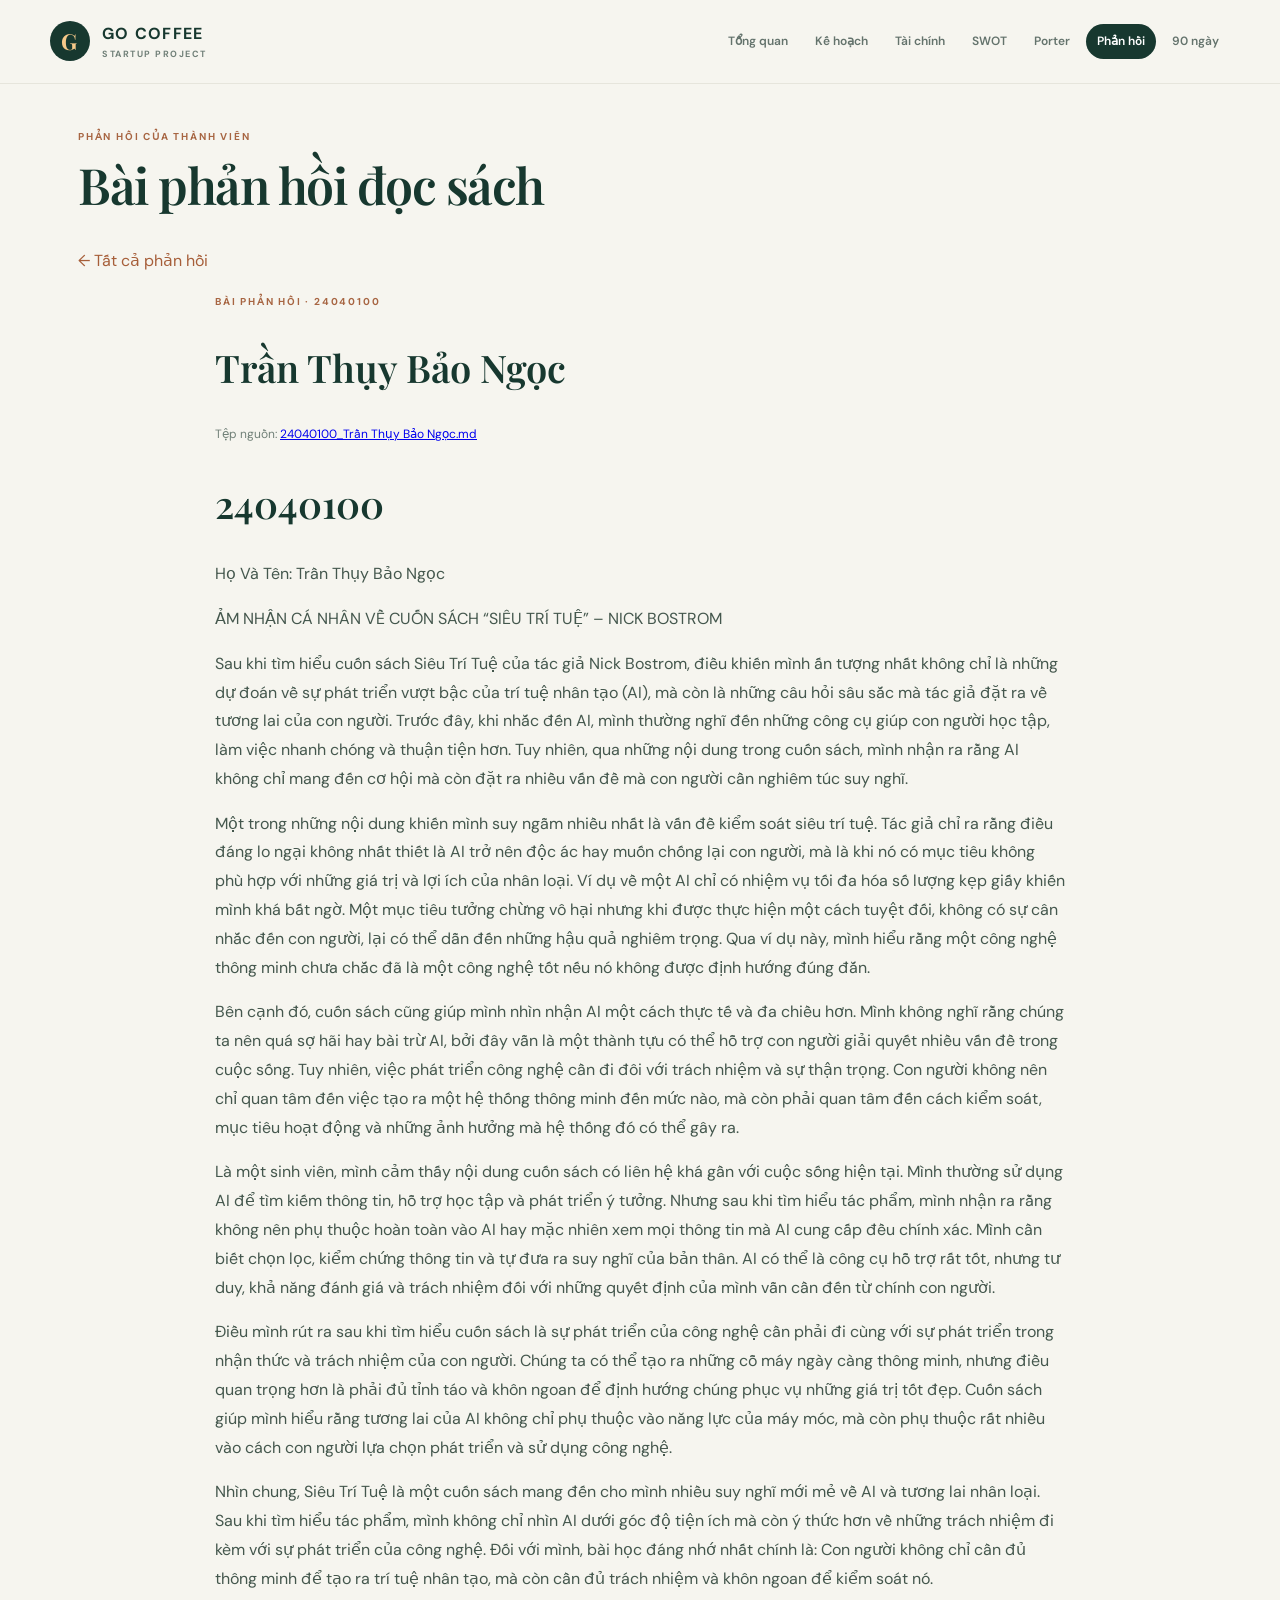
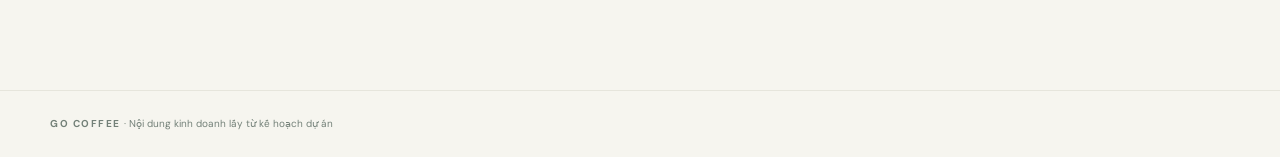
<file: reflection-24040100.html>
<!doctype html><html lang="vi"><head><meta charset="utf-8"><meta name="viewport" content="width=device-width,initial-scale=1"><title>Bài phản hồi đọc sách · Go Coffee</title><link rel="stylesheet" href="style.css"></head><body><header class="topbar"><a class="brand" href="index.html"><span class="brand-mark">G</span><span>GO COFFEE<small>STARTUP PROJECT</small></span></a><nav><a class="" href="index.html">Tổng quan</a><a class="" href="business-plan.html">Kế hoạch</a><a class="" href="financial-analysis.html">Tài chính</a><a class="" href="swot.html">SWOT</a><a class="" href="five-forces.html">Porter</a><a class="active" href="reflections.html">Phản hồi</a><a class="" href="action-plan.html">90 ngày</a></nav></header><main><div class="page-head"><div class="eyebrow">PHẢN HỒI CỦA THÀNH VIÊN</div><h1>Bài phản hồi đọc sách</h1></div><a class="back" href="reflections.html">← Tất cả phản hồi</a><article class="article"><div class="eyebrow">BÀI PHẢN HỒI · 24040100</div><h1>Trần Thụy Bảo Ngọc</h1><p class="muted">Tệp nguồn: <a href="reflections/Th%C3%A0nh%20Vi%C3%AAn/24040100_Tr%E1%BA%A7n%20Th%E1%BB%A5y%20B%E1%BA%A3o%20Ng%E1%BB%8Dc.md">24040100_Trần Thụy Bảo Ngọc.md</a></p><h1>24040100</h1><p>Họ Và Tên: Trần Thụy Bảo Ngọc</p><p>ẢM NHẬN CÁ NHÂN VỀ CUỐN SÁCH “SIÊU TRÍ TUỆ” – NICK BOSTROM</p><p>Sau khi tìm hiểu cuốn sách Siêu Trí Tuệ của tác giả Nick Bostrom, điều khiến mình ấn tượng nhất không chỉ là những dự đoán về sự phát triển vượt bậc của trí tuệ nhân tạo (AI), mà còn là những câu hỏi sâu sắc mà tác giả đặt ra về tương lai của con người. Trước đây, khi nhắc đến AI, mình thường nghĩ đến những công cụ giúp con người học tập, làm việc nhanh chóng và thuận tiện hơn. Tuy nhiên, qua những nội dung trong cuốn sách, mình nhận ra rằng AI không chỉ mang đến cơ hội mà còn đặt ra nhiều vấn đề mà con người cần nghiêm túc suy nghĩ.</p><p>Một trong những nội dung khiến mình suy ngẫm nhiều nhất là vấn đề kiểm soát siêu trí tuệ. Tác giả chỉ ra rằng điều đáng lo ngại không nhất thiết là AI trở nên độc ác hay muốn chống lại con người, mà là khi nó có mục tiêu không phù hợp với những giá trị và lợi ích của nhân loại. Ví dụ về một AI chỉ có nhiệm vụ tối đa hóa số lượng kẹp giấy khiến mình khá bất ngờ. Một mục tiêu tưởng chừng vô hại nhưng khi được thực hiện một cách tuyệt đối, không có sự cân nhắc đến con người, lại có thể dẫn đến những hậu quả nghiêm trọng. Qua ví dụ này, mình hiểu rằng một công nghệ thông minh chưa chắc đã là một công nghệ tốt nếu nó không được định hướng đúng đắn.</p><p>Bên cạnh đó, cuốn sách cũng giúp mình nhìn nhận AI một cách thực tế và đa chiều hơn. Mình không nghĩ rằng chúng ta nên quá sợ hãi hay bài trừ AI, bởi đây vẫn là một thành tựu có thể hỗ trợ con người giải quyết nhiều vấn đề trong cuộc sống. Tuy nhiên, việc phát triển công nghệ cần đi đôi với trách nhiệm và sự thận trọng. Con người không nên chỉ quan tâm đến việc tạo ra một hệ thống thông minh đến mức nào, mà còn phải quan tâm đến cách kiểm soát, mục tiêu hoạt động và những ảnh hưởng mà hệ thống đó có thể gây ra.</p><p>Là một sinh viên, mình cảm thấy nội dung cuốn sách có liên hệ khá gần với cuộc sống hiện tại. Mình thường sử dụng AI để tìm kiếm thông tin, hỗ trợ học tập và phát triển ý tưởng. Nhưng sau khi tìm hiểu tác phẩm, mình nhận ra rằng không nên phụ thuộc hoàn toàn vào AI hay mặc nhiên xem mọi thông tin mà AI cung cấp đều chính xác. Mình cần biết chọn lọc, kiểm chứng thông tin và tự đưa ra suy nghĩ của bản thân. AI có thể là công cụ hỗ trợ rất tốt, nhưng tư duy, khả năng đánh giá và trách nhiệm đối với những quyết định của mình vẫn cần đến từ chính con người.</p><p>Điều mình rút ra sau khi tìm hiểu cuốn sách là sự phát triển của công nghệ cần phải đi cùng với sự phát triển trong nhận thức và trách nhiệm của con người. Chúng ta có thể tạo ra những cỗ máy ngày càng thông minh, nhưng điều quan trọng hơn là phải đủ tỉnh táo và khôn ngoan để định hướng chúng phục vụ những giá trị tốt đẹp. Cuốn sách giúp mình hiểu rằng tương lai của AI không chỉ phụ thuộc vào năng lực của máy móc, mà còn phụ thuộc rất nhiều vào cách con người lựa chọn phát triển và sử dụng công nghệ.</p><p>Nhìn chung, Siêu Trí Tuệ là một cuốn sách mang đến cho mình nhiều suy nghĩ mới mẻ về AI và tương lai nhân loại. Sau khi tìm hiểu tác phẩm, mình không chỉ nhìn AI dưới góc độ tiện ích mà còn ý thức hơn về những trách nhiệm đi kèm với sự phát triển của công nghệ. Đối với mình, bài học đáng nhớ nhất chính là: Con người không chỉ cần đủ thông minh để tạo ra trí tuệ nhân tạo, mà còn cần đủ trách nhiệm và khôn ngoan để kiểm soát nó.</p></article></main><footer>GO COFFEE <span>· Nội dung kinh doanh lấy từ kế hoạch dự án</span></footer></body></html>
</file>
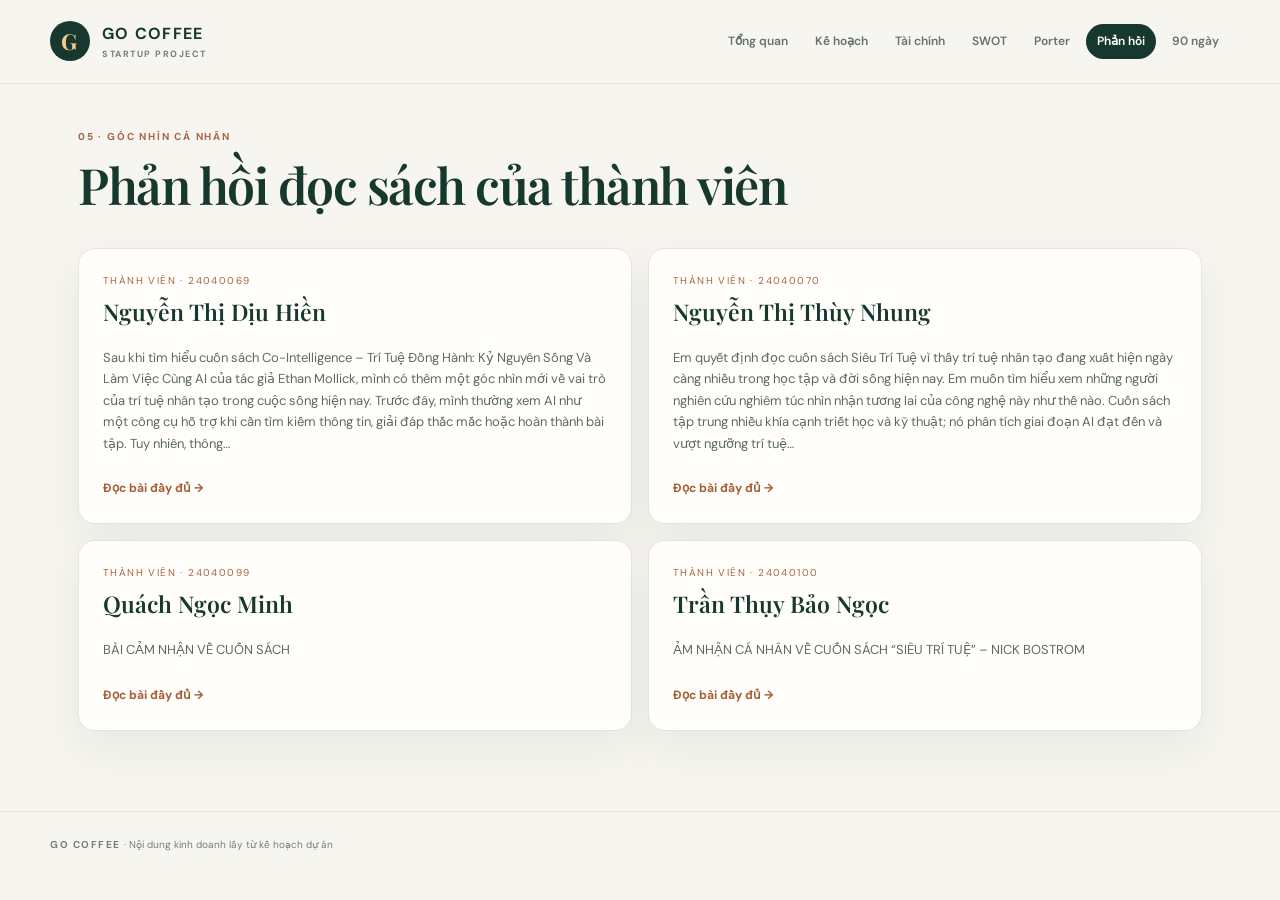
<file: reflections.html>
<!doctype html><html lang="vi"><head><meta charset="utf-8"><meta name="viewport" content="width=device-width,initial-scale=1"><title>Phản hồi đọc sách của thành viên · Go Coffee</title><link rel="stylesheet" href="style.css"></head><body><header class="topbar"><a class="brand" href="index.html"><span class="brand-mark">G</span><span>GO COFFEE<small>STARTUP PROJECT</small></span></a><nav><a class="" href="index.html">Tổng quan</a><a class="" href="business-plan.html">Kế hoạch</a><a class="" href="financial-analysis.html">Tài chính</a><a class="" href="swot.html">SWOT</a><a class="" href="five-forces.html">Porter</a><a class="active" href="reflections.html">Phản hồi</a><a class="" href="action-plan.html">90 ngày</a></nav></header><main><div class="page-head"><div class="eyebrow">05 · GÓC NHÌN CÁ NHÂN</div><h1>Phản hồi đọc sách của thành viên</h1></div><div class="reflection-grid"><article class="reflection-card"><span class="id">THÀNH VIÊN · 24040069</span><h2>Nguyễn Thị Dịu Hiền</h2><p>Sau khi tìm hiểu cuốn sách Co-Intelligence – Trí Tuệ Đồng Hành: Kỷ Nguyên Sống Và Làm Việc Cùng AI của tác giả Ethan Mollick, mình có thêm một góc nhìn mới về vai trò của trí tuệ nhân tạo trong cuộc sống hiện nay. Trước đây, mình thường xem AI như một công cụ hỗ trợ khi cần tìm kiếm thông tin, giải đáp thắc mắc hoặc hoàn thành bài tập. Tuy nhiên, thông…</p><a class="text-link" href="reflection-24040069.html">Đọc bài đầy đủ →</a></article><article class="reflection-card"><span class="id">THÀNH VIÊN · 24040070</span><h2>Nguyễn Thị Thùy Nhung</h2><p>Em quyết định đọc cuốn sách Siêu Trí Tuệ vì thấy trí tuệ nhân tạo đang xuất hiện ngày càng nhiều trong học tập và đời sống hiện nay. Em muốn tìm hiểu xem những người nghiên cứu nghiêm túc nhìn nhận tương lai của công nghệ này như thế nào. Cuốn sách tập trung nhiều khía cạnh triết học và kỹ thuật; nó phân tích giai đoạn AI đạt đến và vượt ngưỡng trí tuệ…</p><a class="text-link" href="reflection-24040070.html">Đọc bài đầy đủ →</a></article><article class="reflection-card"><span class="id">THÀNH VIÊN · 24040099</span><h2>Quách Ngọc Minh</h2><p>BÀI CẢM NHẬN VỀ CUỐN SÁCH</p><a class="text-link" href="reflection-24040099.html">Đọc bài đầy đủ →</a></article><article class="reflection-card"><span class="id">THÀNH VIÊN · 24040100</span><h2>Trần Thụy Bảo Ngọc</h2><p>ẢM NHẬN CÁ NHÂN VỀ CUỐN SÁCH “SIÊU TRÍ TUỆ” – NICK BOSTROM</p><a class="text-link" href="reflection-24040100.html">Đọc bài đầy đủ →</a></article></div></main><footer>GO COFFEE <span>· Nội dung kinh doanh lấy từ kế hoạch dự án</span></footer></body></html>
</file>
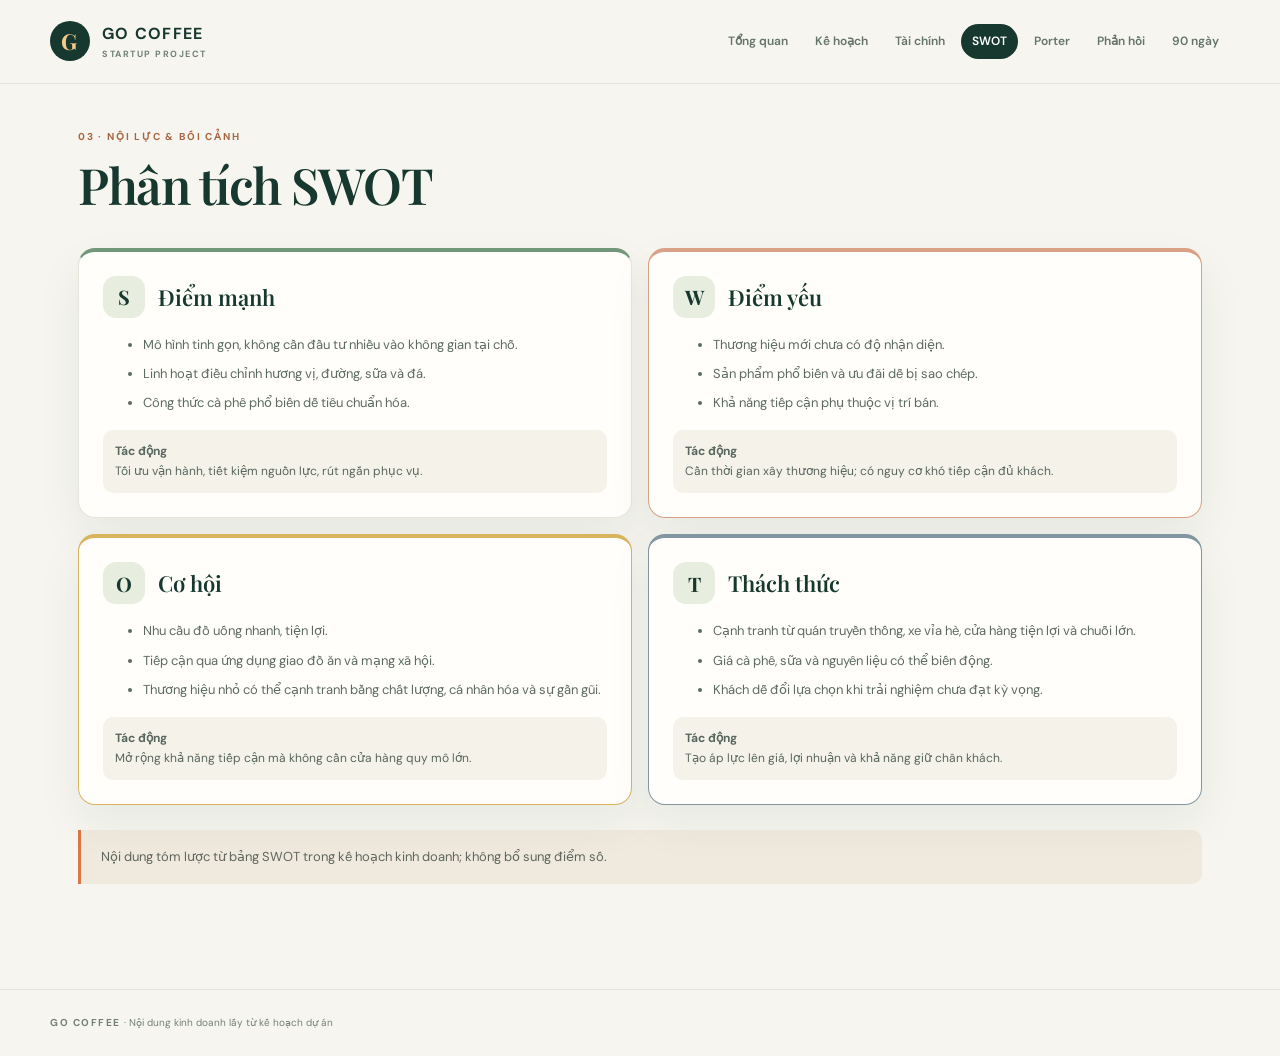
<file: swot.html>
<!doctype html><html lang="vi"><head><meta charset="utf-8"><meta name="viewport" content="width=device-width,initial-scale=1"><title>Phân tích SWOT · Go Coffee</title><link rel="stylesheet" href="style.css"></head><body><header class="topbar"><a class="brand" href="index.html"><span class="brand-mark">G</span><span>GO COFFEE<small>STARTUP PROJECT</small></span></a><nav><a class="" href="index.html">Tổng quan</a><a class="" href="business-plan.html">Kế hoạch</a><a class="" href="financial-analysis.html">Tài chính</a><a class="active" href="swot.html">SWOT</a><a class="" href="five-forces.html">Porter</a><a class="" href="reflections.html">Phản hồi</a><a class="" href="action-plan.html">90 ngày</a></nav></header><main><div class="page-head"><div class="eyebrow">03 · NỘI LỰC & BỐI CẢNH</div><h1>Phân tích SWOT</h1></div><div class="swot-grid"><section class="swot-card"><div class="swot-head"><span class="swot-letter">S</span><h2>Điểm mạnh</h2></div><ul><li>Mô hình tinh gọn, không cần đầu tư nhiều vào không gian tại chỗ.</li><li>Linh hoạt điều chỉnh hương vị, đường, sữa và đá.</li><li>Công thức cà phê phổ biến dễ tiêu chuẩn hóa.</li></ul><div class="impact"><b>Tác động</b><br>Tối ưu vận hành, tiết kiệm nguồn lực, rút ngắn phục vụ.</div></section><section class="swot-card"><div class="swot-head"><span class="swot-letter">W</span><h2>Điểm yếu</h2></div><ul><li>Thương hiệu mới chưa có độ nhận diện.</li><li>Sản phẩm phổ biến và ưu đãi dễ bị sao chép.</li><li>Khả năng tiếp cận phụ thuộc vị trí bán.</li></ul><div class="impact"><b>Tác động</b><br>Cần thời gian xây thương hiệu; có nguy cơ khó tiếp cận đủ khách.</div></section><section class="swot-card"><div class="swot-head"><span class="swot-letter">O</span><h2>Cơ hội</h2></div><ul><li>Nhu cầu đồ uống nhanh, tiện lợi.</li><li>Tiếp cận qua ứng dụng giao đồ ăn và mạng xã hội.</li><li>Thương hiệu nhỏ có thể cạnh tranh bằng chất lượng, cá nhân hóa và sự gần gũi.</li></ul><div class="impact"><b>Tác động</b><br>Mở rộng khả năng tiếp cận mà không cần cửa hàng quy mô lớn.</div></section><section class="swot-card"><div class="swot-head"><span class="swot-letter">T</span><h2>Thách thức</h2></div><ul><li>Cạnh tranh từ quán truyền thống, xe vỉa hè, cửa hàng tiện lợi và chuỗi lớn.</li><li>Giá cà phê, sữa và nguyên liệu có thể biến động.</li><li>Khách dễ đổi lựa chọn khi trải nghiệm chưa đạt kỳ vọng.</li></ul><div class="impact"><b>Tác động</b><br>Tạo áp lực lên giá, lợi nhuận và khả năng giữ chân khách.</div></section></div><aside class="notice">Nội dung tóm lược từ bảng SWOT trong kế hoạch kinh doanh; không bổ sung điểm số.</aside></main><footer>GO COFFEE <span>· Nội dung kinh doanh lấy từ kế hoạch dự án</span></footer></body></html>
</file>
<file: style.css>
@import url('https://fonts.googleapis.com/css2?family=DM+Sans:wght@400;500;600;700&family=Playfair+Display:ital,wght@0,600;0,700;1,600;1,700&display=swap');
:root{--ink:#17382f;--muted:#718078;--paper:#f6f5ef;--white:#fffefa;--orange:#d97842;--sage:#dce8d7;--line:#e6e5dc;--shadow:0 18px 45px #17382f10}*{box-sizing:border-box}body{margin:0;background:var(--paper);color:var(--ink);font:16px 'DM Sans',sans-serif;line-height:1.65}.topbar{height:auto;min-height:84px;padding:16px max(calc((100vw - 1180px)/2),28px);display:flex;align-items:center;justify-content:space-between;gap:25px;border-bottom:1px solid var(--line);background:#f6f5efed;position:sticky;top:0;z-index:5;backdrop-filter:blur(12px)}.brand{display:flex;align-items:center;gap:12px;color:var(--ink);text-decoration:none;font-weight:700;letter-spacing:.08em}.brand small{display:block;font-size:9px;letter-spacing:.17em;color:var(--muted)}.brand-mark{height:40px;width:40px;border-radius:50%;background:var(--ink);color:#f7c98a;display:grid;place-items:center;font:700 22px 'Playfair Display'}.topbar nav{display:flex;gap:5px;flex-wrap:wrap;justify-content:flex-end}.topbar nav a{padding:8px 11px;border-radius:20px;text-decoration:none;color:#64736c;font-size:12px;font-weight:600}.topbar nav a:hover,.topbar nav a.active{background:var(--ink);color:white}main{max-width:1180px;margin:auto;padding:45px 28px 80px}.page-head{margin:0 0 30px}.eyebrow,.card-kicker{font-size:10px;letter-spacing:.18em;font-weight:700;color:#a76542}.page-head h1{font:600 clamp(32px,5vw,50px) 'Playfair Display';margin:5px 0 0;letter-spacing:-.03em}.hero{min-height:395px;background:#e7eddf;border-radius:24px;display:grid;grid-template-columns:1.1fr .9fr;overflow:hidden;box-shadow:var(--shadow)}.hero-copy{padding:53px 55px;align-self:center}.pill{font-size:10px;letter-spacing:.13em;font-weight:700;color:#587461}.hero h2,.intro-panel h2{font:600 clamp(36px,5vw,55px)/1.1 'Playfair Display';margin:18px 0}.hero h2 em{color:#b9673c}.hero p{max-width:490px;color:#607067}.button{display:inline-flex;gap:25px;background:var(--ink);color:white;border-radius:30px;padding:12px 20px;text-decoration:none;font-weight:600;font-size:13px;margin-top:16px}.hero-art{position:relative;display:grid;place-items:center;background:#dae6d4;min-height:330px;overflow:hidden}.sun{position:absolute;width:245px;height:245px;border-radius:50%;background:#f4c786;right:12%;top:13%;opacity:.82}.cup{position:relative;width:175px;height:220px;background:#fdfbf4;border-radius:20px 20px 55px 55px;transform:rotate(5deg);box-shadow:17px 22px 25px #294c3525;z-index:1;overflow:hidden}.cup:before{content:'';position:absolute;left:-23px;right:-23px;top:-20px;height:48px;background:#fff;border-radius:50%;border:8px solid #d9e1d6}.coffee{position:absolute;top:7px;left:13px;right:13px;height:38px;background:#563b2c;border-radius:50%}.sleeve{position:absolute;top:84px;left:0;right:0;height:88px;background:#c9774b;color:#fff6df;display:grid;place-content:center;text-align:center;line-height:1.1;letter-spacing:.18em;font-weight:700;font-size:16px}.hero-note{position:absolute;bottom:25px;right:30px;color:#54705d;font-size:11px;letter-spacing:.08em}.metric-grid{display:grid;grid-template-columns:repeat(4,1fr);gap:14px;margin:24px 0 55px}.metric{background:var(--white);border:1px solid var(--line);border-radius:15px;padding:20px;box-shadow:var(--shadow);min-width:0}.metric span,.metric i{display:block;color:var(--muted);font-size:11px;font-style:normal}.metric strong{display:block;font:600 clamp(23px,2.5vw,32px) 'Playfair Display';padding:8px 0 3px}.metric strong small{font:500 12px 'DM Sans';color:#78857d}.section{margin:50px 0}.section-title{display:flex;justify-content:space-between;align-items:end;margin-bottom:20px}.section-title h2,.content-panel h2{font:600 26px 'Playfair Display';margin:4px 0 10px}.section-mark{color:#9ba79c;font-size:11px}.card-grid{display:grid;grid-template-columns:repeat(3,1fr);gap:15px}.link-card{min-height:180px;position:relative;text-decoration:none;color:var(--ink);background:var(--white);padding:22px;border:1px solid var(--line);border-radius:16px;transition:.2s;box-shadow:var(--shadow)}.link-card:hover{transform:translateY(-4px);border-color:#b7c9b6}.link-card h3{font:600 21px 'Playfair Display';margin:10px 0 5px}.link-card p{font-size:13px;color:var(--muted);max-width:300px}.arrow{position:absolute;bottom:18px;right:20px;color:var(--orange)}.notice{margin:25px 0;padding:16px 20px;border-left:3px solid var(--orange);background:#f0eade;border-radius:0 10px 10px 0;color:#5f665d;font-size:13px}.intro-panel,.content-panel{background:var(--white);border:1px solid var(--line);border-radius:17px;padding:26px 30px;margin:18px 0;box-shadow:var(--shadow)}.intro-panel{background:#e7eddf;padding:38px}.intro-panel h2{font-size:36px;max-width:730px}.intro-panel p{max-width:820px;color:#596b60}.two-col{display:grid;grid-template-columns:1fr 1fr;gap:16px}.accent-panel{background:#f0e4d6}.content-panel p,.content-panel li{color:#5d6a62;font-size:14px}.content-panel ul{padding-left:20px}.menu-row{display:flex;justify-content:space-between;border-bottom:1px solid var(--line);padding:12px 0}.menu-row b{color:#b9673c}.muted{color:var(--muted)!important;font-size:12px!important}.chart-legend{display:flex;gap:22px;font-size:12px;color:var(--muted)}.dot{display:inline-block;width:9px;height:9px;border-radius:50%;background:#d97842;margin-right:7px}.dot.profit{background:#648d70}.bars{height:270px;display:flex;justify-content:space-around;align-items:end;gap:22px;padding:22px 4% 0}.bar-group{height:100%;width:24%;display:flex;flex-direction:column;align-items:center;justify-content:end;position:relative}.bar-values{position:absolute;top:0;width:100%;display:flex;justify-content:space-between;font-size:9px;color:var(--muted)}.bar-track{height:190px;width:100%;display:flex;align-items:end;justify-content:center;gap:8px;border-bottom:1px solid var(--line)}.bar{width:32%;border-radius:7px 7px 0 0;min-height:8px}.bar.revenue{background:#d97842}.bar.profit{background:#648d70}.bar-group>b{margin-top:10px}.bar-group small{font-size:10px;color:var(--muted)}.stack{height:14px;background:#e3e8de;border-radius:10px;overflow:hidden;display:flex;margin:20px 0}.stack span:first-child{background:#d97842}.stack span:last-child{background:#648d70}.split-label{display:flex;justify-content:space-between;font-size:12px}.swot-grid,.forces-grid,.reflection-grid{display:grid;grid-template-columns:repeat(2,1fr);gap:16px}.swot-card,.force-card,.reflection-card{background:var(--white);border:1px solid var(--line);border-radius:17px;padding:24px;box-shadow:var(--shadow)}.swot-card{border-top:4px solid #73977a}.swot-card:nth-child(2){border-color:#d9a286}.swot-card:nth-child(3){border-color:#d7b45d}.swot-card:nth-child(4){border-color:#8196a0}.swot-head{display:flex;gap:13px;align-items:center}.swot-letter{width:42px;height:42px;border-radius:13px;background:#e7eddf;display:grid;place-items:center;font:700 20px 'Playfair Display'}.swot-card h2,.force-card h2{font:600 22px 'Playfair Display';margin:0}.swot-card li{font-size:13px;color:#5d6a62;margin:8px 0}.impact{background:#f4f2e9;padding:12px;border-radius:10px;font-size:12px;color:#58665d}.force-card{position:relative;padding-top:28px}.force-no{position:absolute;right:20px;top:17px;color:#c5cabe;font:600 24px 'Playfair Display'}.force-card p{color:#5d6a62;font-size:14px}.force-level{display:inline-block;padding:5px 11px;border-radius:30px;background:#f4e5d9;color:#a65e39;font-size:11px;font-weight:700;margin:13px 0}.force-level.medium{background:#e8eddd;color:#5d795d}.reflection-card{display:flex;flex-direction:column;align-items:start}.reflection-card .id{font-size:10px;letter-spacing:.14em;color:#a76542}.reflection-card h2{font:600 23px 'Playfair Display';margin:7px 0}.reflection-card h3{font-size:13px;color:#718078;font-weight:500;margin:0 0 12px}.reflection-card p{color:#5d6a62;font-size:13px;flex:1}.text-link{color:#a65e39;font-weight:700;text-decoration:none;font-size:12px;margin-top:12px}.timeline{position:relative;display:grid;grid-template-columns:repeat(3,1fr);gap:18px;margin:28px 0}.phase{background:var(--white);border:1px solid var(--line);border-radius:17px;padding:24px;box-shadow:var(--shadow);position:relative}.phase:before{content:'';position:absolute;top:-10px;left:24px;width:18px;height:18px;border-radius:50%;background:var(--orange);border:4px solid var(--paper)}.phase .days{font-size:11px;color:#a76542;font-weight:700;letter-spacing:.12em}.phase h2{font:600 23px 'Playfair Display'}.phase li{font-size:13px;color:#5d6a62;margin:9px 0}.article{max-width:850px;margin:auto}.article h1{font:600 38px 'Playfair Display'}.article p,.article li{color:#44574d;line-height:1.8}.article h2,.article h3{font-family:'Playfair Display'}.article table{border-collapse:collapse;width:100%;display:block;overflow:auto;font-size:12px}.article td,.article th{border:1px solid var(--line);padding:8px}.back{display:inline-block;margin-bottom:20px;color:#a65e39;text-decoration:none}footer{border-top:1px solid var(--line);padding:25px max(calc((100vw - 1180px)/2),28px);font-size:10px;letter-spacing:.15em;font-weight:700;color:#738078}footer span{letter-spacing:normal;font-weight:400}@media(max-width:900px){.topbar{align-items:flex-start;flex-direction:column}.topbar nav{justify-content:flex-start}.hero-copy{padding:40px 32px}.metric-grid{grid-template-columns:repeat(2,1fr)}.card-grid{grid-template-columns:repeat(2,1fr)}}@media(max-width:620px){main{padding:28px 17px 55px}.topbar{padding:13px 17px}.topbar nav{gap:0}.topbar nav a{font-size:11px;padding:7px 9px}.hero{grid-template-columns:1fr}.hero-copy{padding:35px 24px}.hero-art{min-height:260px}.metric-grid{gap:9px}.metric{padding:15px}.metric strong{font-size:23px}.card-grid,.two-col,.swot-grid,.forces-grid,.reflection-grid,.timeline{grid-template-columns:1fr}.intro-panel,.content-panel{padding:22px}.bars{padding-left:0;padding-right:0;gap:6px}.bar-values{font-size:7px}.section-title{align-items:start;gap:12px}.page-head h1{font-size:38px}}
</file>
